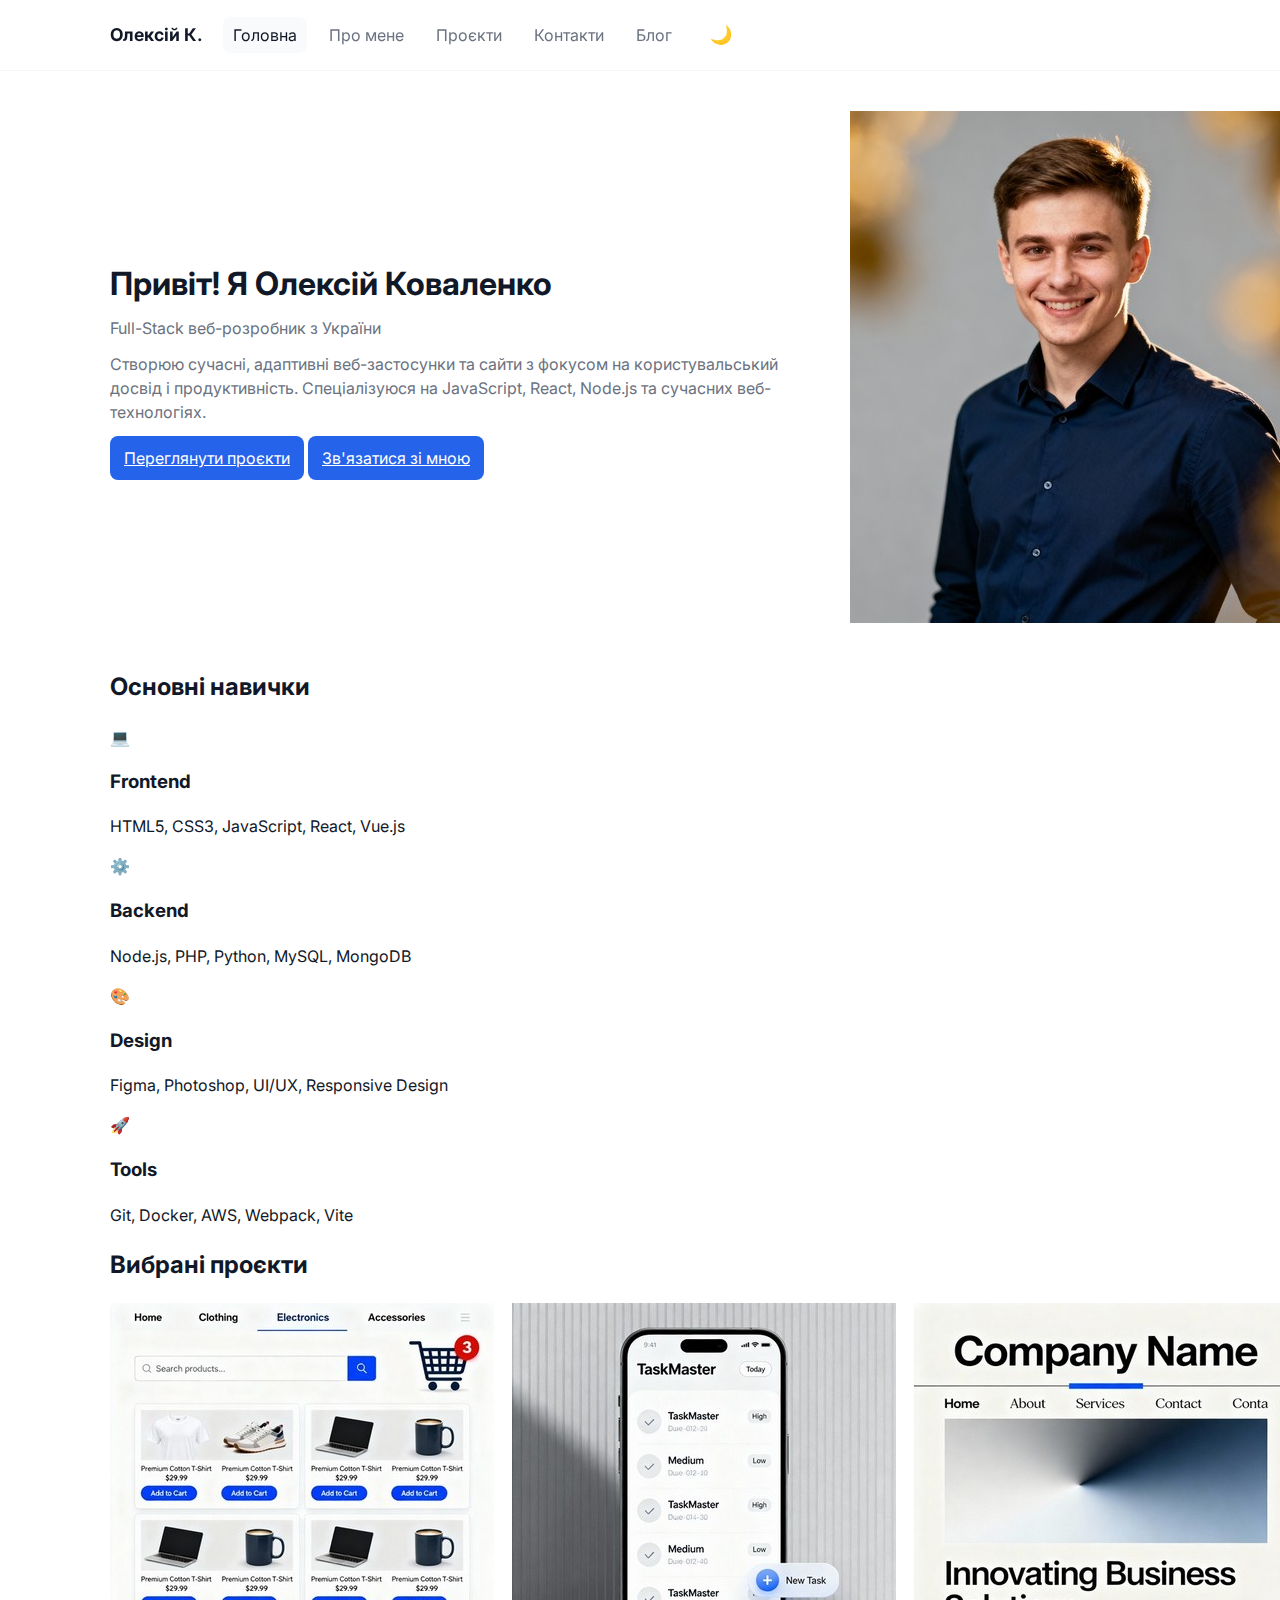
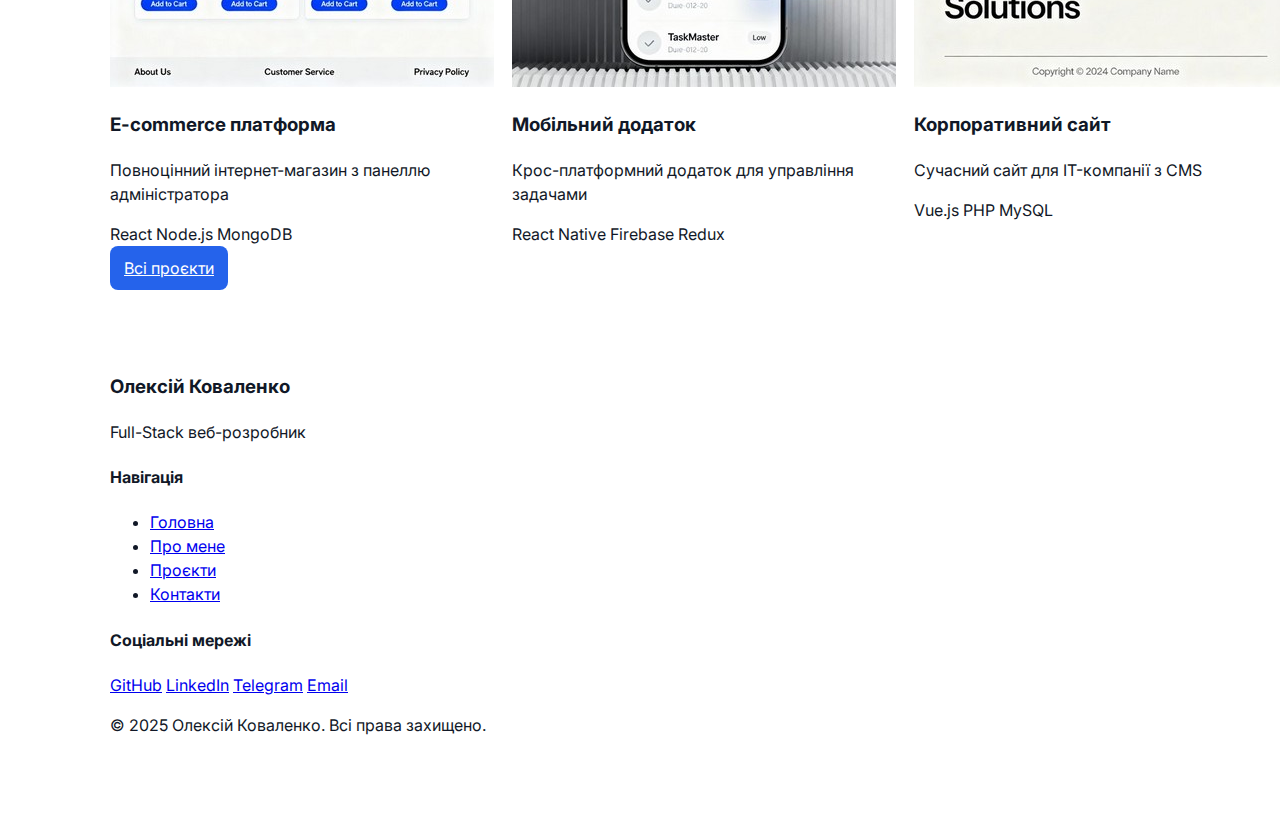
<file: index.html>
<!DOCTYPE html>
<html lang="uk">
<head>
    <meta charset="UTF-8">
    <meta name="viewport" content="width=device-width, initial-scale=1.0">
    <title>Олексій Коваленко - Веб-розробник</title>
    <link rel="preconnect" href="https://fonts.googleapis.com">
    <link rel="preconnect" href="https://fonts.gstatic.com" crossorigin>
    <link href="https://fonts.googleapis.com/css2?family=Inter:wght@300;400;500;600;700&display=swap" rel="stylesheet">
    <link rel="stylesheet" href="css/style.css">
</head>
<body>
    <!-- Header -->
    <header class="header">
        <div class="container">
            <div class="logo">
                <a href="index.html">Олексій К.</a>
            </div>
            <nav class="nav">
                <ul>
                    <li><a href="index.html" class="nav-link active">Головна</a></li>
                    <li><a href="pages/about.html" class="nav-link">Про мене</a></li>
                    <li><a href="pages/projects.html" class="nav-link">Проєкти</a></li>
                    <li><a href="pages/contact.html" class="nav-link">Контакти</a></li>
                    <li><a href="pages/blog.html" class="nav-link">Блог</a></li>
                </ul>
            </nav>
            <button class="theme-toggle" id="themeToggle" aria-label="Змінити тему">
                <span class="theme-icon">🌙</span>
            </button>
            <div class="mobile-menu-btn" id="mobileMenuBtn">
                <span></span>
                <span></span>
                <span></span>
            </div>
        </div>
    </header>

    <!-- Hero Section -->
    <section class="hero">
        <div class="container">
            <div class="hero-content">
                <div class="hero-text">
                    <h1 class="hero-title">
                        Привіт! Я <span class="highlight">Олексій Коваленко</span>
                    </h1>
                    <p class="hero-subtitle">Full-Stack веб-розробник з України</p>
                    <p class="hero-description">
                        Створюю сучасні, адаптивні веб-застосунки та сайти з фокусом на 
                        користувальський досвід і продуктивність. Спеціалізуюся на JavaScript, 
                        React, Node.js та сучасних веб-технологіях.
                    </p>
                    <div class="hero-buttons">
                        <a href="pages/projects.html" class="btn btn-primary">Переглянути проєкти</a>
                        <a href="pages/contact.html" class="btn btn-secondary">Зв'язатися зі мною</a>
                    </div>
                </div>
                <div class="hero-image">
                    <img src="img/profile.jpg" alt="Олексій Коваленко" class="profile-img">
                    <div class="profile-decoration"></div>
                </div>
            </div>
        </div>
    </section>

    <!-- Skills Preview -->
    <section class="skills-preview">
        <div class="container">
            <h2 class="section-title">Основні навички</h2>
            <div class="skills-grid">
                <div class="skill-card">
                    <div class="skill-icon">💻</div>
                    <h3>Frontend</h3>
                    <p>HTML5, CSS3, JavaScript, React, Vue.js</p>
                </div>
                <div class="skill-card">
                    <div class="skill-icon">⚙️</div>
                    <h3>Backend</h3>
                    <p>Node.js, PHP, Python, MySQL, MongoDB</p>
                </div>
                <div class="skill-card">
                    <div class="skill-icon">🎨</div>
                    <h3>Design</h3>
                    <p>Figma, Photoshop, UI/UX, Responsive Design</p>
                </div>
                <div class="skill-card">
                    <div class="skill-icon">🚀</div>
                    <h3>Tools</h3>
                    <p>Git, Docker, AWS, Webpack, Vite</p>
                </div>
            </div>
        </div>
    </section>

    <!-- Featured Projects -->
    <section class="featured-projects">
        <div class="container">
            <h2 class="section-title">Вибрані проєкти</h2>
            <div class="projects-grid">
                <div class="project-card">
                    <div class="project-image">
                        <img src="img/project1.jpg" alt="E-commerce платформа">
                    </div>
                    <div class="project-content">
                        <h3>E-commerce платформа</h3>
                        <p>Повноцінний інтернет-магазин з панеллю адміністратора</p>
                        <div class="project-tech">
                            <span>React</span>
                            <span>Node.js</span>
                            <span>MongoDB</span>
                        </div>
                    </div>
                </div>
                <div class="project-card">
                    <div class="project-image">
                        <img src="img/project2.jpg" alt="Мобільний додаток">
                    </div>
                    <div class="project-content">
                        <h3>Мобільний додаток</h3>
                        <p>Крос-платформний додаток для управління задачами</p>
                        <div class="project-tech">
                            <span>React Native</span>
                            <span>Firebase</span>
                            <span>Redux</span>
                        </div>
                    </div>
                </div>
                <div class="project-card">
                    <div class="project-image">
                        <img src="img/project3.jpg" alt="Корпоративний сайт">
                    </div>
                    <div class="project-content">
                        <h3>Корпоративний сайт</h3>
                        <p>Сучасний сайт для IT-компанії з CMS</p>
                        <div class="project-tech">
                            <span>Vue.js</span>
                            <span>PHP</span>
                            <span>MySQL</span>
                        </div>
                    </div>
                </div>
            </div>
            <div class="text-center">
                <a href="pages/projects.html" class="btn btn-outline">Всі проєкти</a>
            </div>
        </div>
    </section>

    <!-- Footer -->
    <footer class="footer">
        <div class="container">
            <div class="footer-content">
                <div class="footer-section">
                    <h3>Олексій Коваленко</h3>
                    <p>Full-Stack веб-розробник</p>
                </div>
                <div class="footer-section">
                    <h4>Навігація</h4>
                    <ul>
                        <li><a href="index.html">Головна</a></li>
                        <li><a href="pages/about.html">Про мене</a></li>
                        <li><a href="pages/projects.html">Проєкти</a></li>
                        <li><a href="pages/contact.html">Контакти</a></li>
                    </ul>
                </div>
                <div class="footer-section">
                    <h4>Соціальні мережі</h4>
                    <div class="social-links">
                        <a href="#" aria-label="GitHub">GitHub</a>
                        <a href="#" aria-label="LinkedIn">LinkedIn</a>
                        <a href="#" aria-label="Telegram">Telegram</a>
                        <a href="#" aria-label="Email">Email</a>
                    </div>
                </div>
            </div>
            <div class="footer-bottom">
                <p>&copy; 2025 Олексій Коваленко. Всі права захищено.</p>
            </div>
        </div>
    </footer>

    <script src="js/script.js"></script>
</body>
</html>
</file>
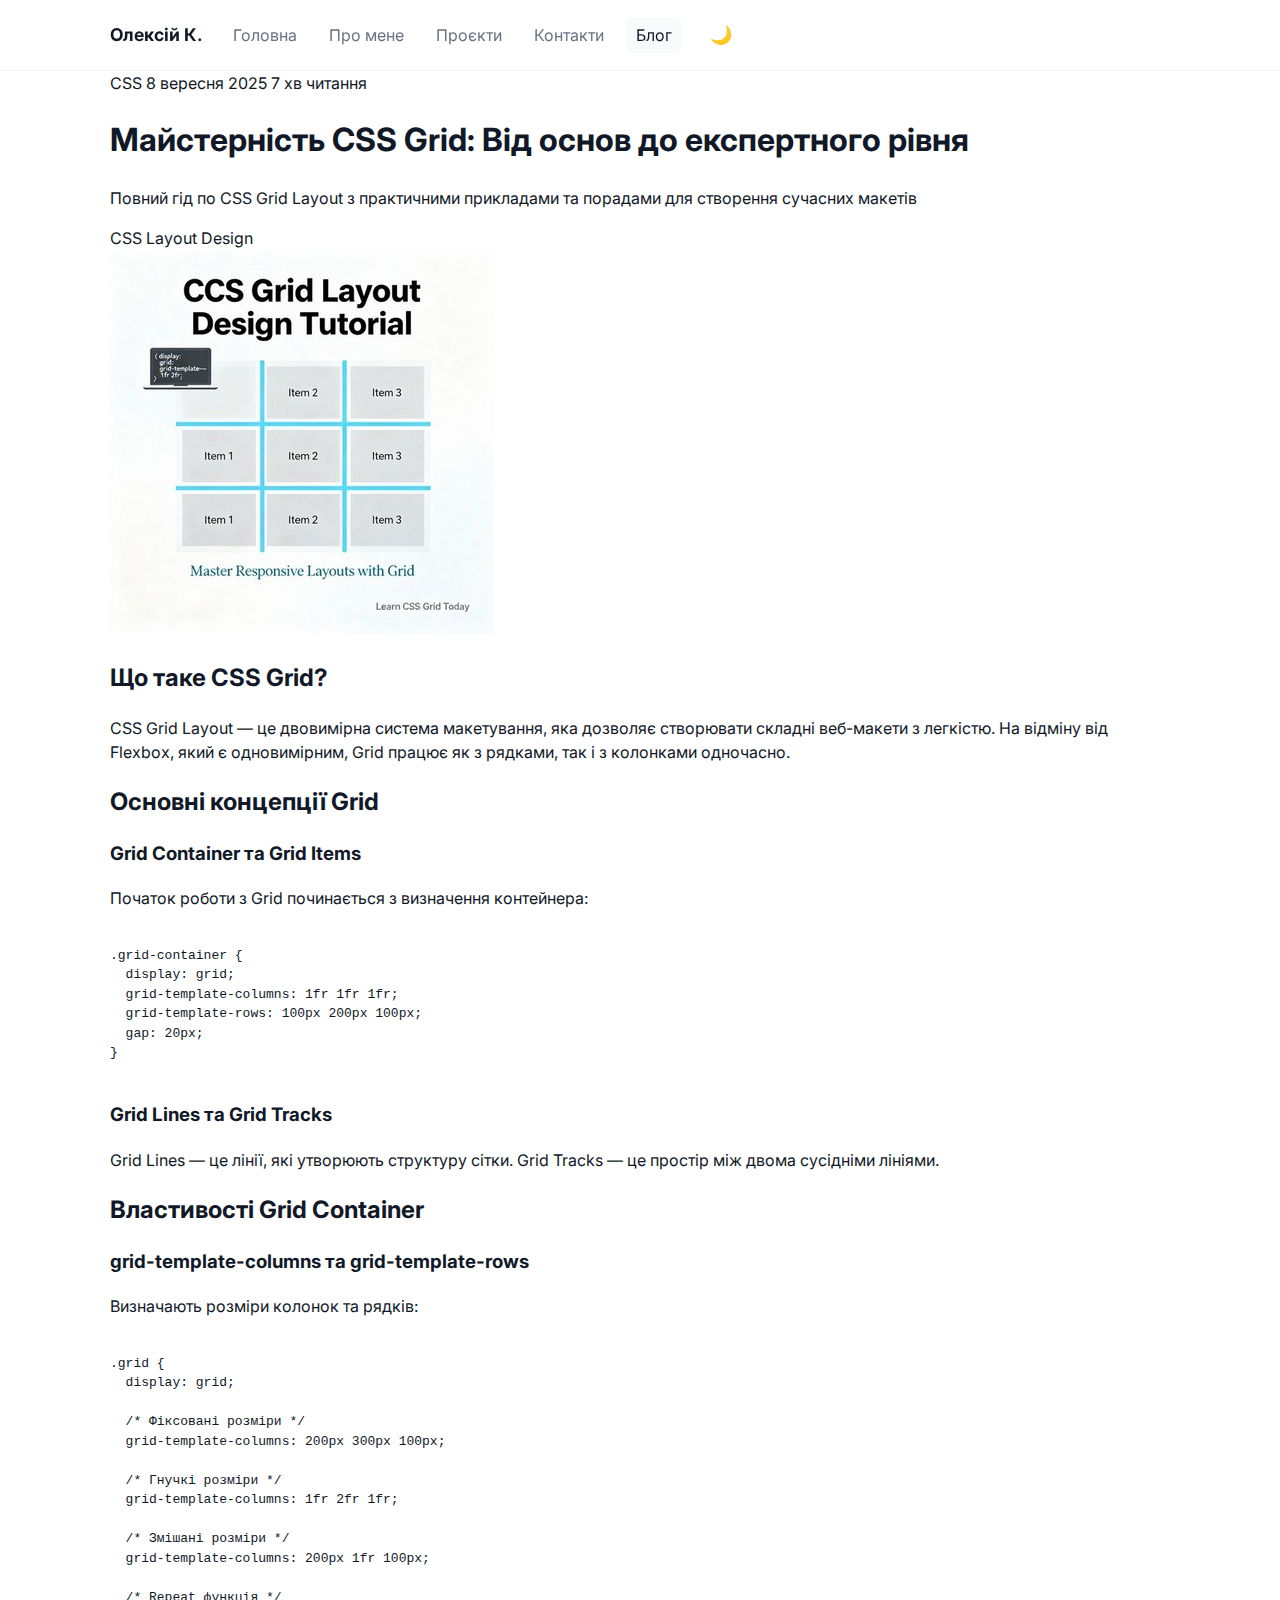
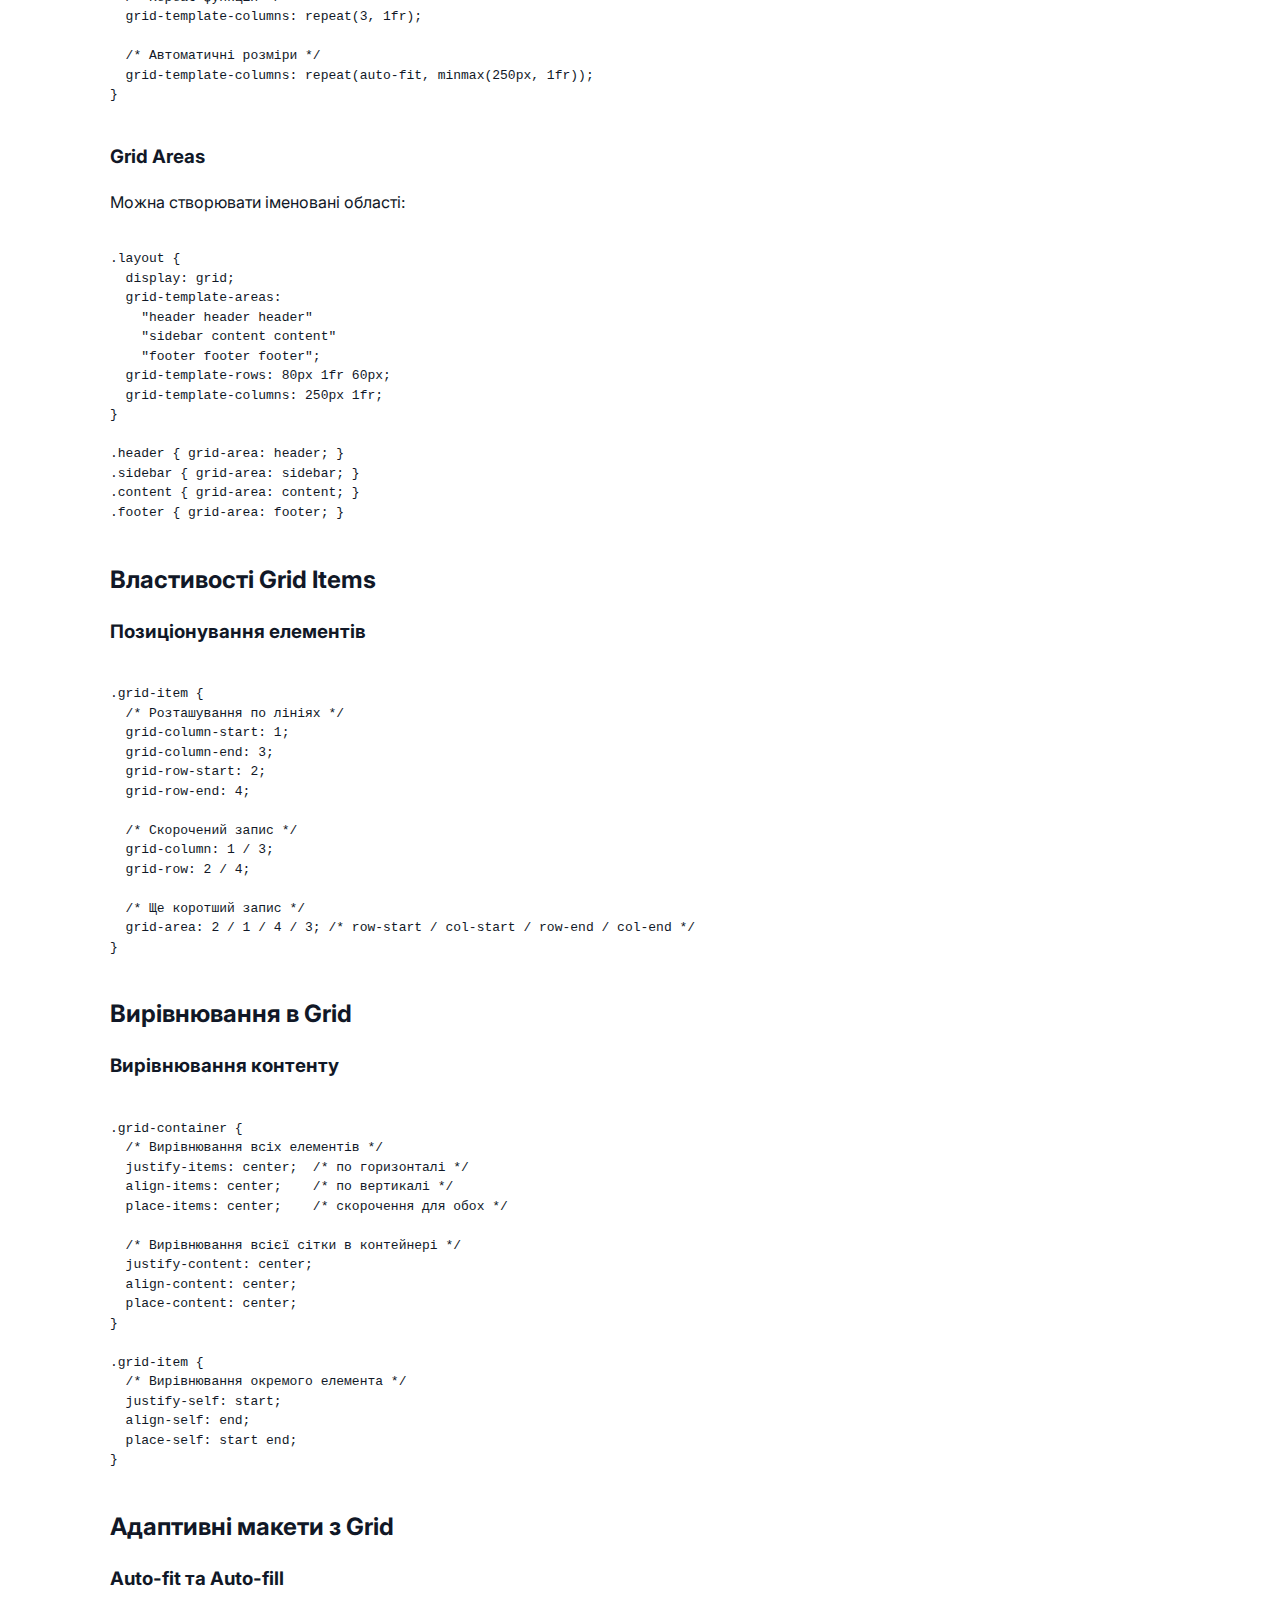
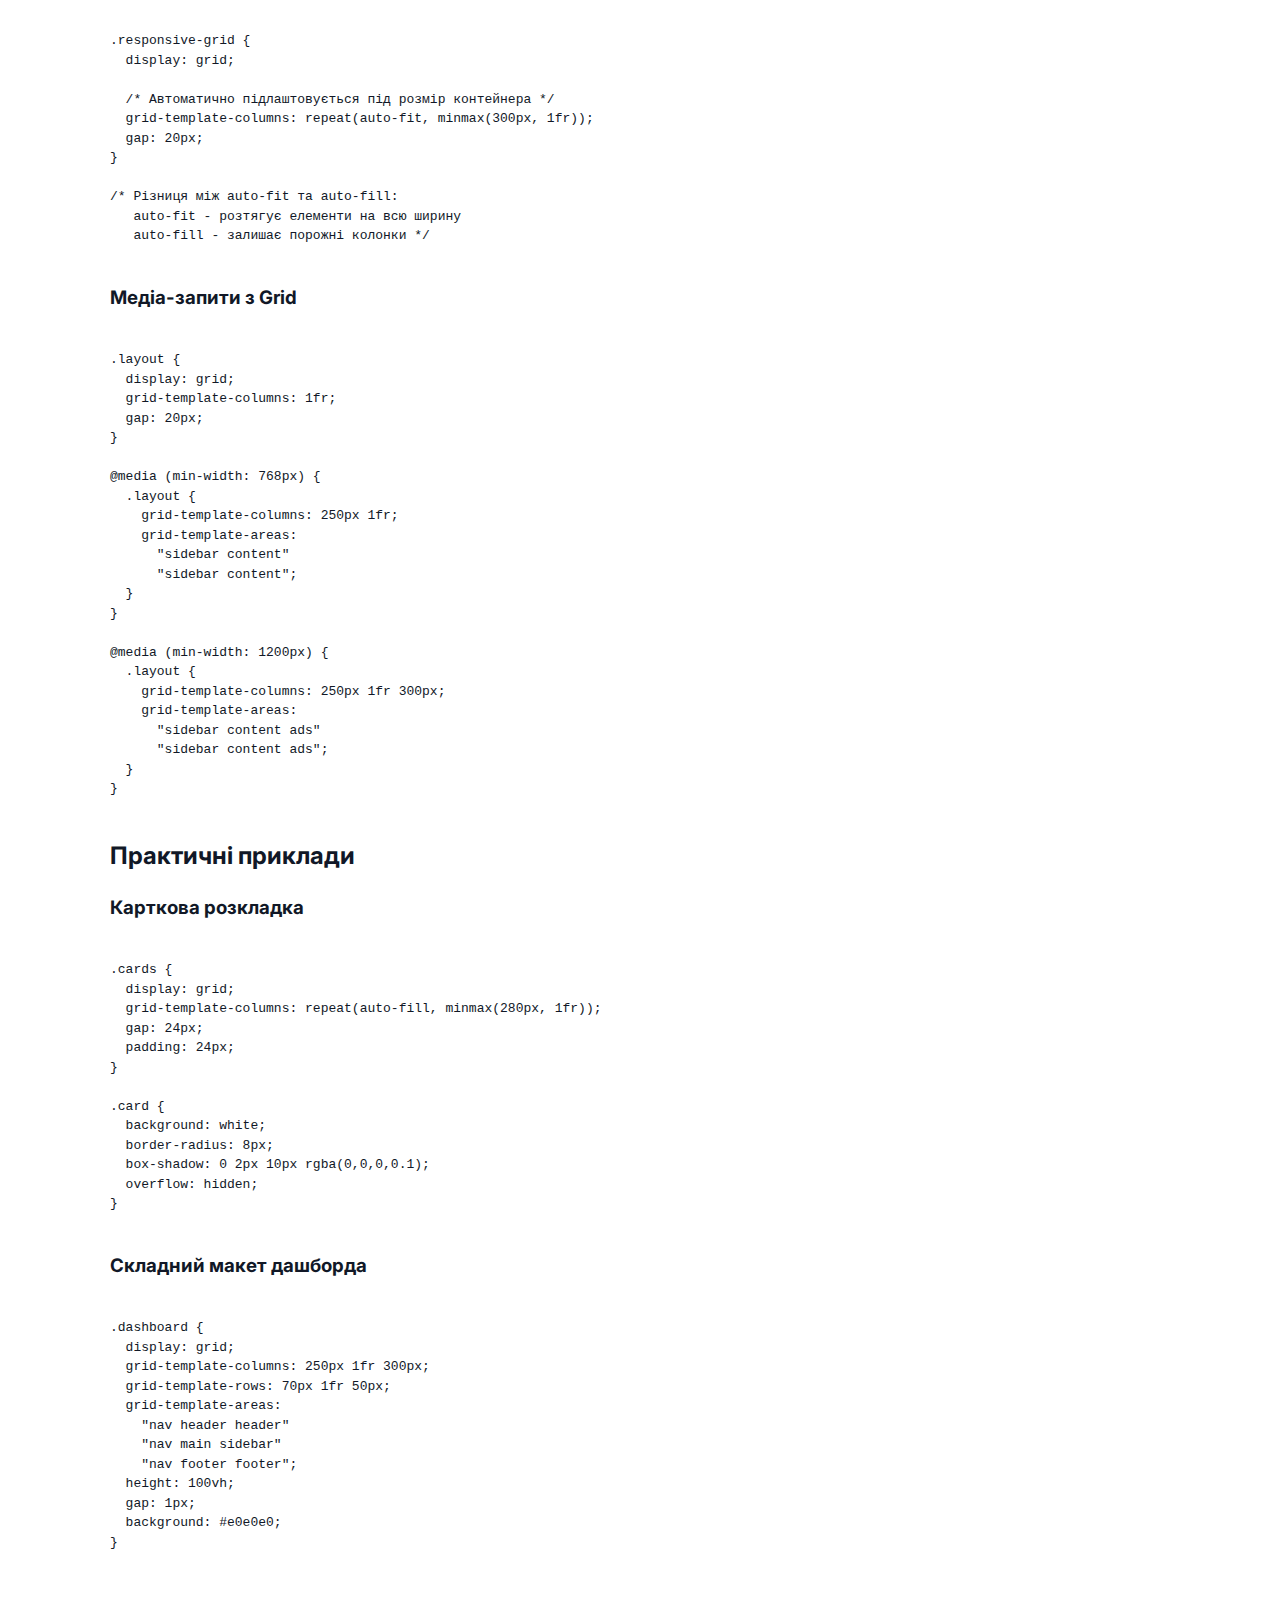
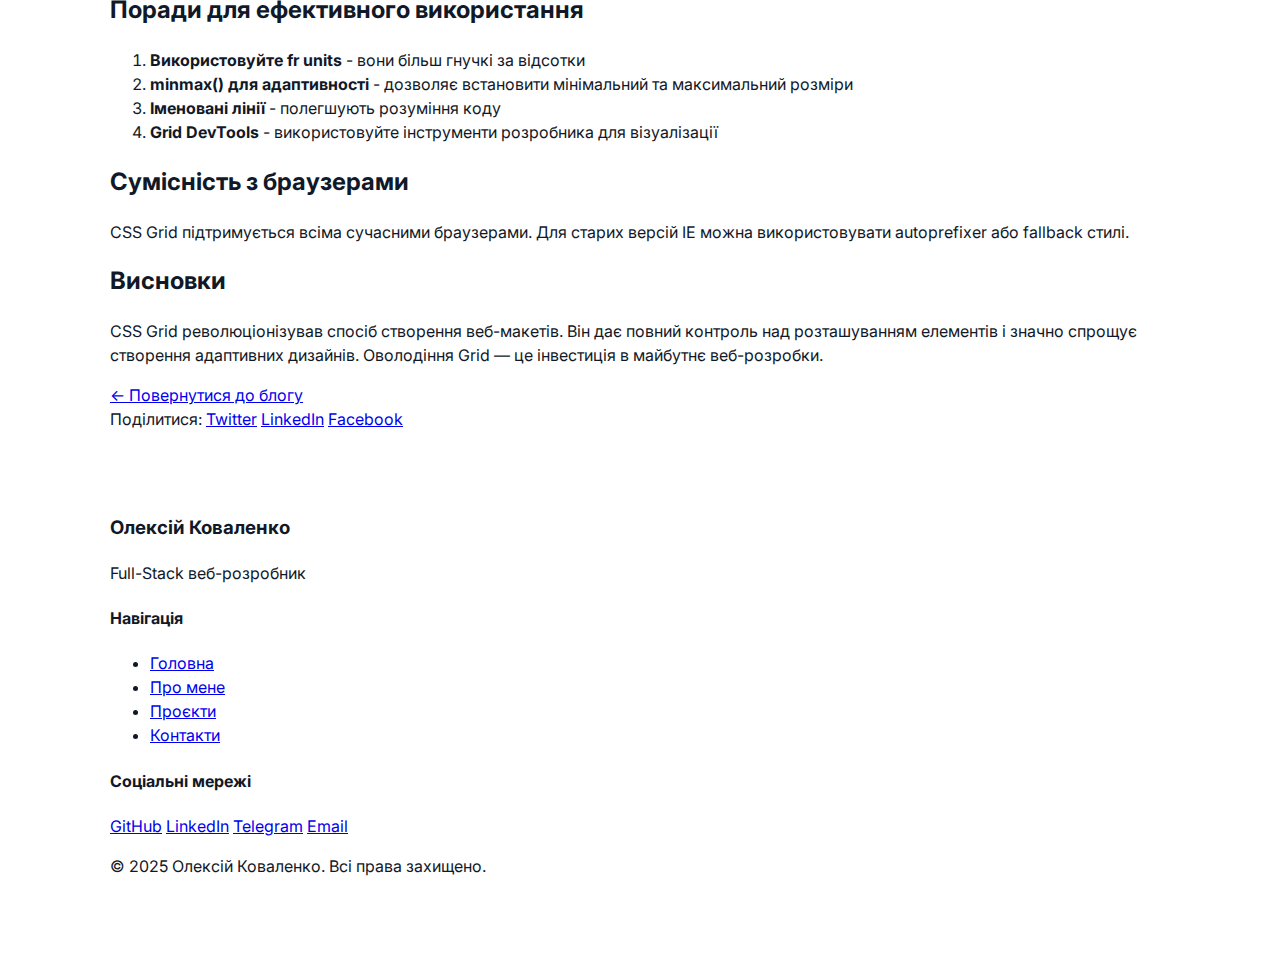
<file: blog-posts/css-grid-mastery.html>
<!DOCTYPE html>
<html lang="uk">
<head>
<meta charset="UTF-8">
<meta name="viewport" content="width=device-width, initial-scale=1.0">
<title>Майстерність CSS Grid: Від основ до експертного рівня - Олексій Коваленко</title>
<link rel="preconnect" href="https://fonts.googleapis.com">
<link rel="preconnect" href="https://fonts.gstatic.com" crossorigin>
<link href="https://fonts.googleapis.com/css2?family=Inter:wght@300;400;500;600;700&display=swap" rel="stylesheet">
<link rel="stylesheet" href="../../css/style.css">
</head>
<body>
    <!-- Header -->
    <header class="header">
        <div class="container">
            <div class="logo">
                <a href="../../index.html">Олексій К.</a>
            </div>
            <nav class="nav">
                <ul>
                    <li><a href="../../index.html" class="nav-link">Головна</a></li>
                    <li><a href="../about.html" class="nav-link">Про мене</a></li>
                    <li><a href="../projects.html" class="nav-link">Проєкти</a></li>
                    <li><a href="../contact.html" class="nav-link">Контакти</a></li>
                    <li><a href="../blog.html" class="nav-link active">Блог</a></li>
                </ul>
            </nav>
            <button class="theme-toggle" id="themeToggle" aria-label="Змінити тему">
                <span class="theme-icon">🌙</span>
            </button>
        </div>
    </header>

    <!-- Article Header -->
    <section class="article-header">
        <div class="container">
            <div class="article-meta">
                <span class="article-category">CSS</span>
                <span class="article-date">8 вересня 2025</span>
                <span class="article-read-time">7 хв читання</span>
            </div>
            <h1 class="article-title">Майстерність CSS Grid: Від основ до експертного рівня</h1>
            <p class="article-subtitle">Повний гід по CSS Grid Layout з практичними прикладами та порадами для створення сучасних макетів</p>
            <div class="article-tags">
                <span class="tag">CSS</span>
                <span class="tag">Layout</span>
                <span class="tag">Design</span>
            </div>
        </div>
    </section>

    <!-- Article Content -->
    <article class="article-content">
        <div class="container">
            <div class="article-body">
                <img src="../../img/blog2.jpg" alt="CSS Grid Layout" class="article-image">

                <h2>Що таке CSS Grid?</h2>
                <p>CSS Grid Layout — це двовимірна система макетування, яка дозволяє створювати складні веб-макети з легкістю. На відміну від Flexbox, який є одновимірним, Grid працює як з рядками, так і з колонками одночасно.</p>

                <h2>Основні концепції Grid</h2>
                <h3>Grid Container та Grid Items</h3>
                <p>Початок роботи з Grid починається з визначення контейнера:</p>

                <pre><code>
.grid-container {
  display: grid;
  grid-template-columns: 1fr 1fr 1fr;
  grid-template-rows: 100px 200px 100px;
  gap: 20px;
}
                </code></pre>

                <h3>Grid Lines та Grid Tracks</h3>
                <p>Grid Lines — це лінії, які утворюють структуру сітки. Grid Tracks — це простір між двома сусідніми лініями.</p>

                <h2>Властивості Grid Container</h2>
                <h3>grid-template-columns та grid-template-rows</h3>
                <p>Визначають розміри колонок та рядків:</p>

                <pre><code>
.grid {
  display: grid;

  /* Фіксовані розміри */
  grid-template-columns: 200px 300px 100px;

  /* Гнучкі розміри */
  grid-template-columns: 1fr 2fr 1fr;

  /* Змішані розміри */
  grid-template-columns: 200px 1fr 100px;

  /* Repeat функція */
  grid-template-columns: repeat(3, 1fr);

  /* Автоматичні розміри */
  grid-template-columns: repeat(auto-fit, minmax(250px, 1fr));
}
                </code></pre>

                <h3>Grid Areas</h3>
                <p>Можна створювати іменовані області:</p>

                <pre><code>
.layout {
  display: grid;
  grid-template-areas: 
    "header header header"
    "sidebar content content"
    "footer footer footer";
  grid-template-rows: 80px 1fr 60px;
  grid-template-columns: 250px 1fr;
}

.header { grid-area: header; }
.sidebar { grid-area: sidebar; }
.content { grid-area: content; }
.footer { grid-area: footer; }
                </code></pre>

                <h2>Властивості Grid Items</h2>
                <h3>Позиціонування елементів</h3>
                <pre><code>
.grid-item {
  /* Розташування по лініях */
  grid-column-start: 1;
  grid-column-end: 3;
  grid-row-start: 2;
  grid-row-end: 4;

  /* Скорочений запис */
  grid-column: 1 / 3;
  grid-row: 2 / 4;

  /* Ще коротший запис */
  grid-area: 2 / 1 / 4 / 3; /* row-start / col-start / row-end / col-end */
}
                </code></pre>

                <h2>Вирівнювання в Grid</h2>
                <h3>Вирівнювання контенту</h3>
                <pre><code>
.grid-container {
  /* Вирівнювання всіх елементів */
  justify-items: center;  /* по горизонталі */
  align-items: center;    /* по вертикалі */
  place-items: center;    /* скорочення для обох */

  /* Вирівнювання всієї сітки в контейнері */
  justify-content: center;
  align-content: center;
  place-content: center;
}

.grid-item {
  /* Вирівнювання окремого елемента */
  justify-self: start;
  align-self: end;
  place-self: start end;
}
                </code></pre>

                <h2>Адаптивні макети з Grid</h2>
                <h3>Auto-fit та Auto-fill</h3>
                <pre><code>
.responsive-grid {
  display: grid;

  /* Автоматично підлаштовується під розмір контейнера */
  grid-template-columns: repeat(auto-fit, minmax(300px, 1fr));
  gap: 20px;
}

/* Різниця між auto-fit та auto-fill:
   auto-fit - розтягує елементи на всю ширину
   auto-fill - залишає порожні колонки */
                </code></pre>

                <h3>Медіа-запити з Grid</h3>
                <pre><code>
.layout {
  display: grid;
  grid-template-columns: 1fr;
  gap: 20px;
}

@media (min-width: 768px) {
  .layout {
    grid-template-columns: 250px 1fr;
    grid-template-areas: 
      "sidebar content"
      "sidebar content";
  }
}

@media (min-width: 1200px) {
  .layout {
    grid-template-columns: 250px 1fr 300px;
    grid-template-areas: 
      "sidebar content ads"
      "sidebar content ads";
  }
}
                </code></pre>

                <h2>Практичні приклади</h2>
                <h3>Карткова розкладка</h3>
                <pre><code>
.cards {
  display: grid;
  grid-template-columns: repeat(auto-fill, minmax(280px, 1fr));
  gap: 24px;
  padding: 24px;
}

.card {
  background: white;
  border-radius: 8px;
  box-shadow: 0 2px 10px rgba(0,0,0,0.1);
  overflow: hidden;
}
                </code></pre>

                <h3>Складний макет дашборда</h3>
                <pre><code>
.dashboard {
  display: grid;
  grid-template-columns: 250px 1fr 300px;
  grid-template-rows: 70px 1fr 50px;
  grid-template-areas: 
    "nav header header"
    "nav main sidebar"
    "nav footer footer";
  height: 100vh;
  gap: 1px;
  background: #e0e0e0;
}
                </code></pre>

                <h2>Поради для ефективного використання</h2>
                <ol>
                    <li><strong>Використовуйте fr units</strong> - вони більш гнучкі за відсотки</li>
                    <li><strong>minmax() для адаптивності</strong> - дозволяє встановити мінімальний та максимальний розміри</li>
                    <li><strong>Іменовані лінії</strong> - полегшують розуміння коду</li>
                    <li><strong>Grid DevTools</strong> - використовуйте інструменти розробника для візуалізації</li>
                </ol>

                <h2>Сумісність з браузерами</h2>
                <p>CSS Grid підтримується всіма сучасними браузерами. Для старих версій IE можна використовувати autoprefixer або fallback стилі.</p>

                <h2>Висновки</h2>
                <p>CSS Grid революціонізував спосіб створення веб-макетів. Він дає повний контроль над розташуванням елементів і значно спрощує створення адаптивних дизайнів. Оволодіння Grid — це інвестиція в майбутнє веб-розробки.</p>
            </div>

            <div class="article-navigation">
                <a href="../blog.html" class="back-to-blog">← Повернутися до блогу</a>
                <div class="article-share">
                    <span>Поділитися:</span>
                    <a href="#">Twitter</a>
                    <a href="#">LinkedIn</a>
                    <a href="#">Facebook</a>
                </div>
            </div>
        </div>
    </article>

    <!-- Footer -->
    <footer class="footer">
        <div class="container">
            <div class="footer-content">
                <div class="footer-section">
                    <h3>Олексій Коваленко</h3>
                    <p>Full-Stack веб-розробник</p>
                </div>
                <div class="footer-section">
                    <h4>Навігація</h4>
                    <ul>
                        <li><a href="../../index.html">Головна</a></li>
                        <li><a href="../about.html">Про мене</a></li>
                        <li><a href="../projects.html">Проєкти</a></li>
                        <li><a href="../contact.html">Контакти</a></li>
                    </ul>
                </div>
                <div class="footer-section">
                    <h4>Соціальні мережі</h4>
                    <div class="social-links">
                        <a href="#" aria-label="GitHub">GitHub</a>
                        <a href="#" aria-label="LinkedIn">LinkedIn</a>
                        <a href="#" aria-label="Telegram">Telegram</a>
                        <a href="#" aria-label="Email">Email</a>
                    </div>
                </div>
            </div>
            <div class="footer-bottom">
                <p>&copy; 2025 Олексій Коваленко. Всі права захищено.</p>
            </div>
        </div>
    </footer>

    <script src="../../js/script.js"></script>
</body>
</html>
</file>
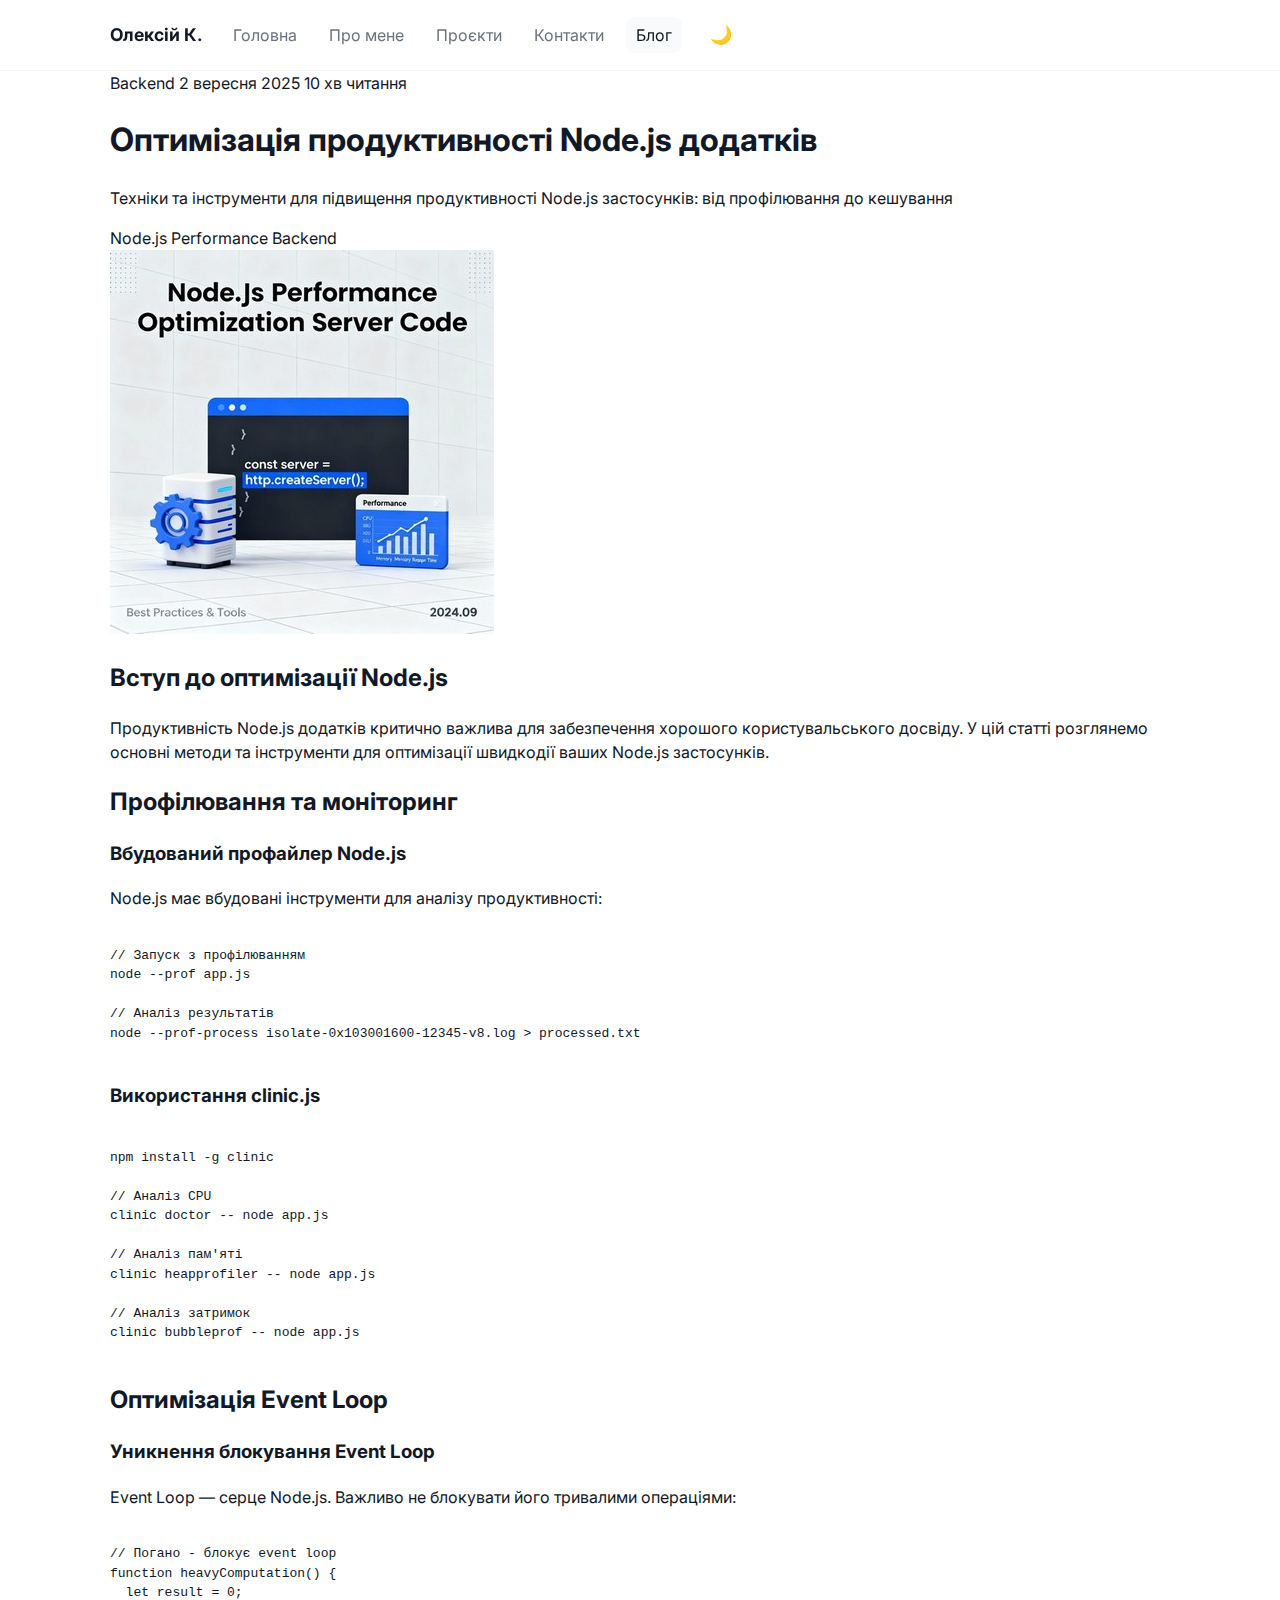
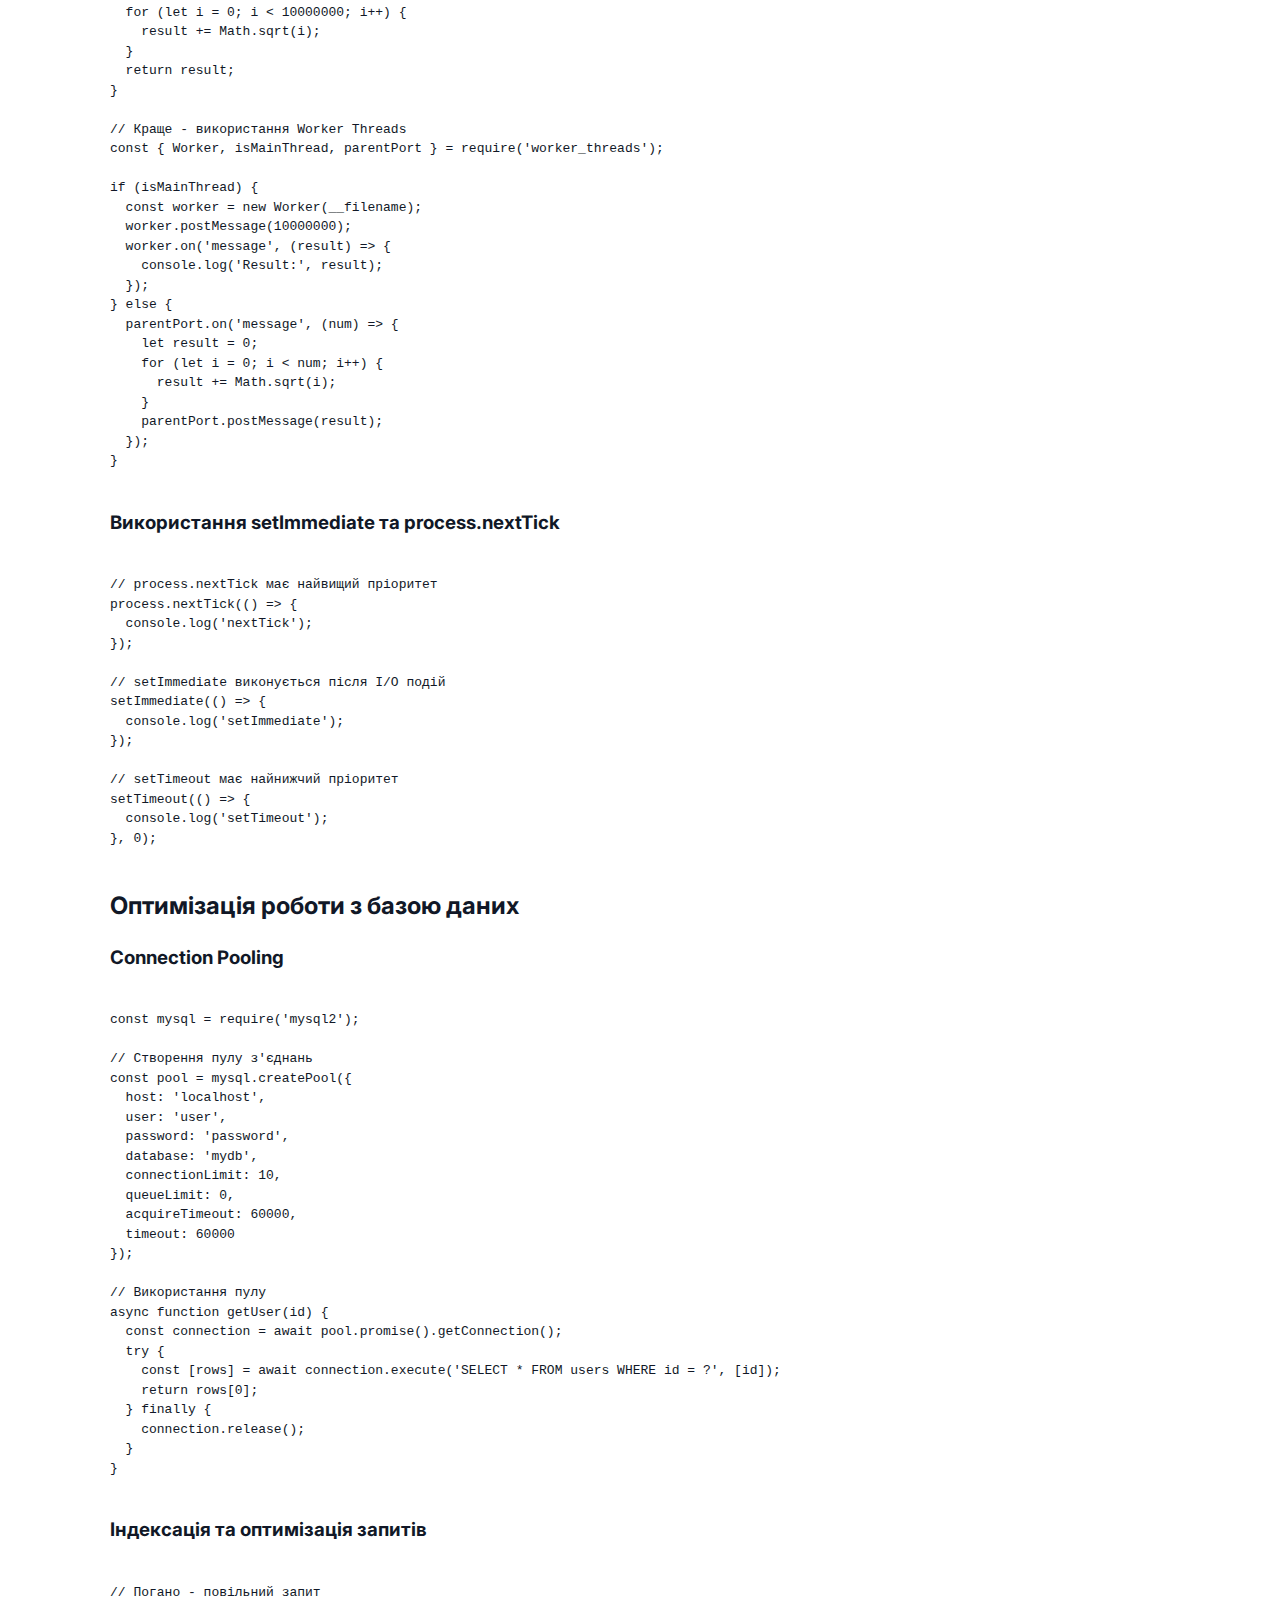
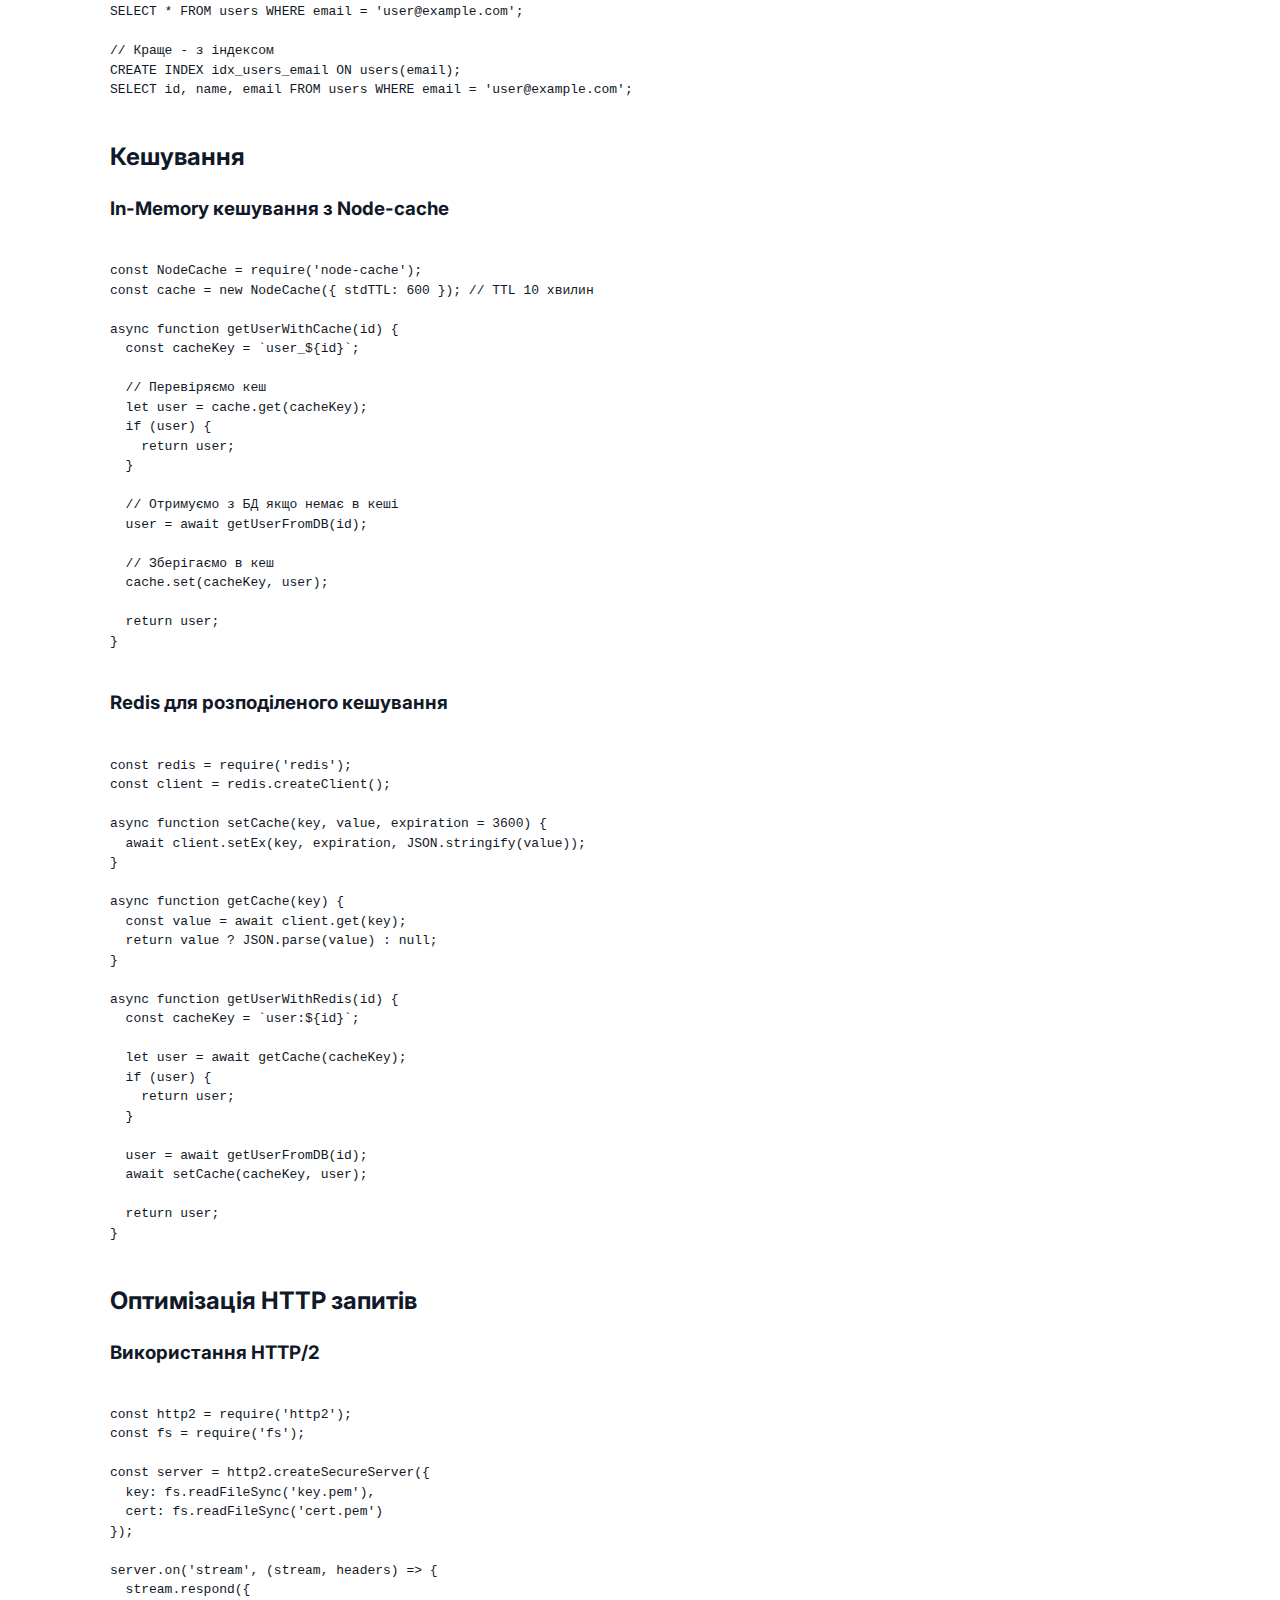
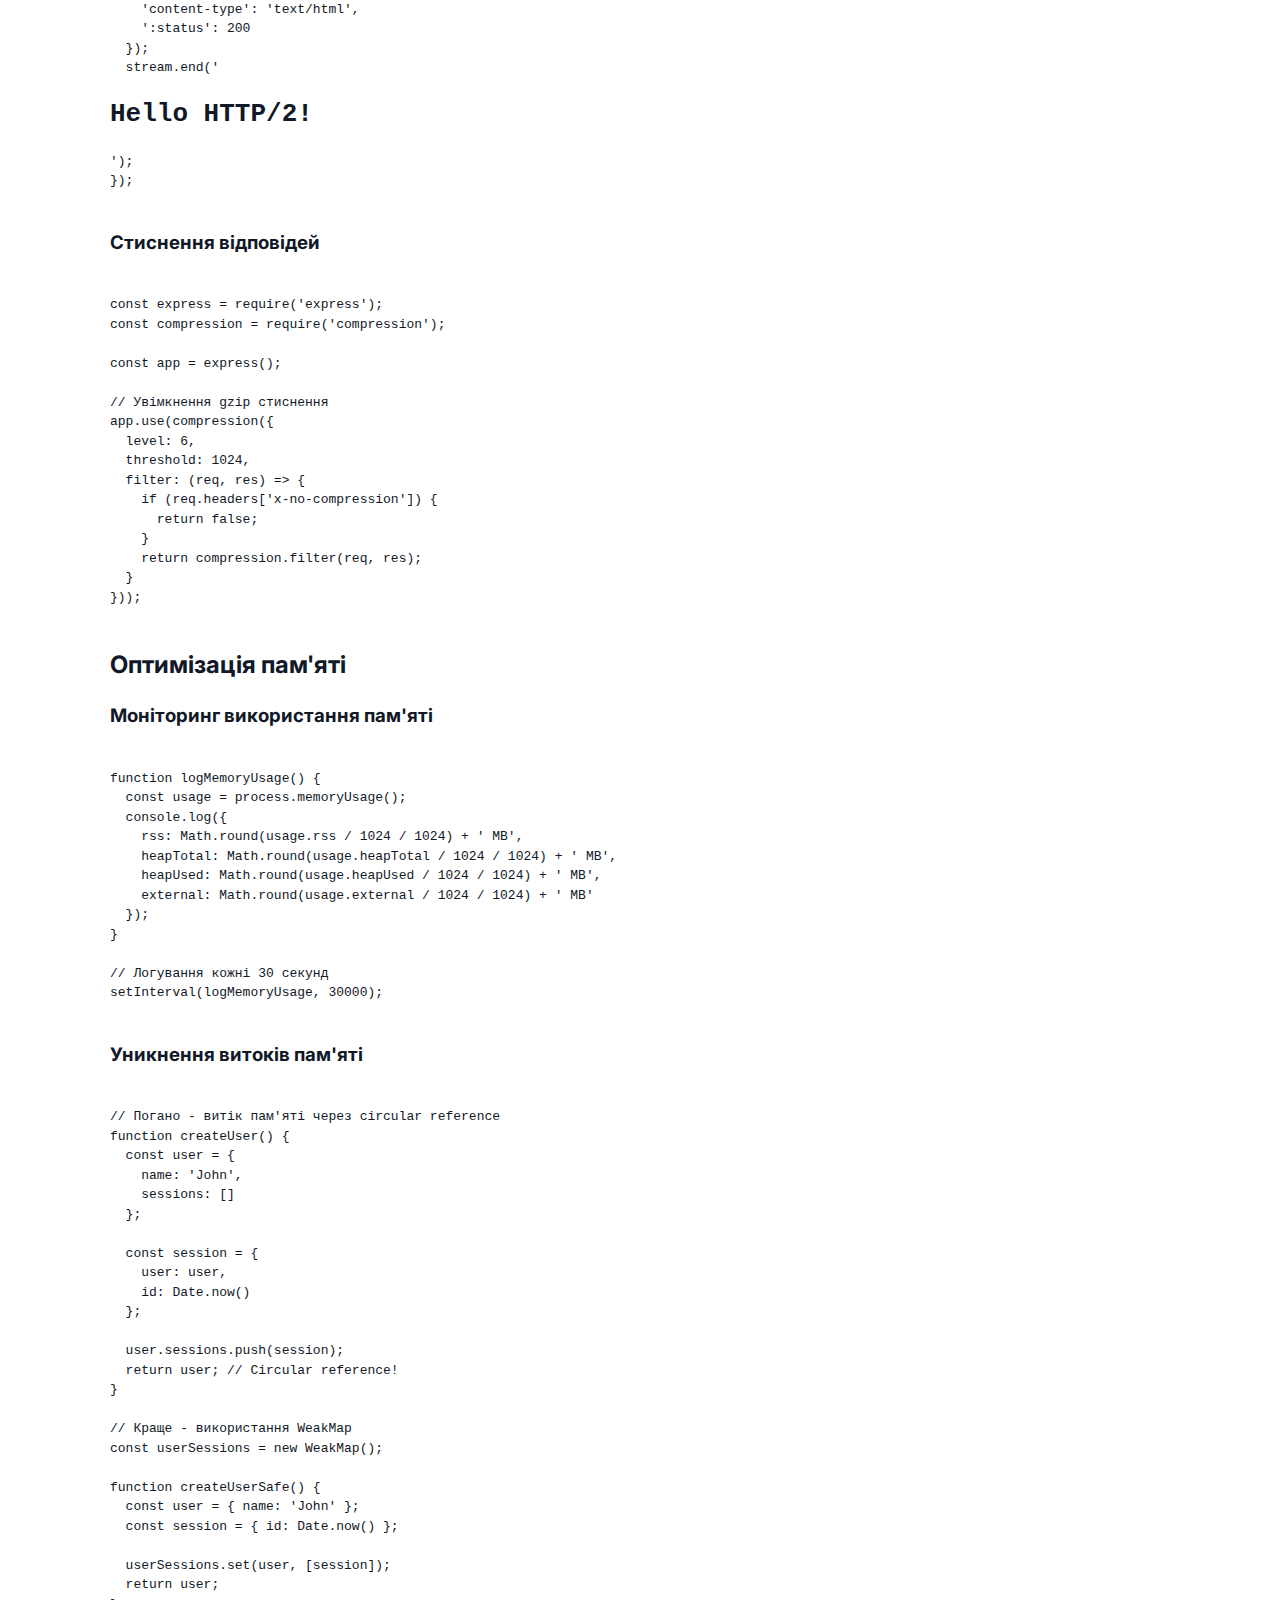
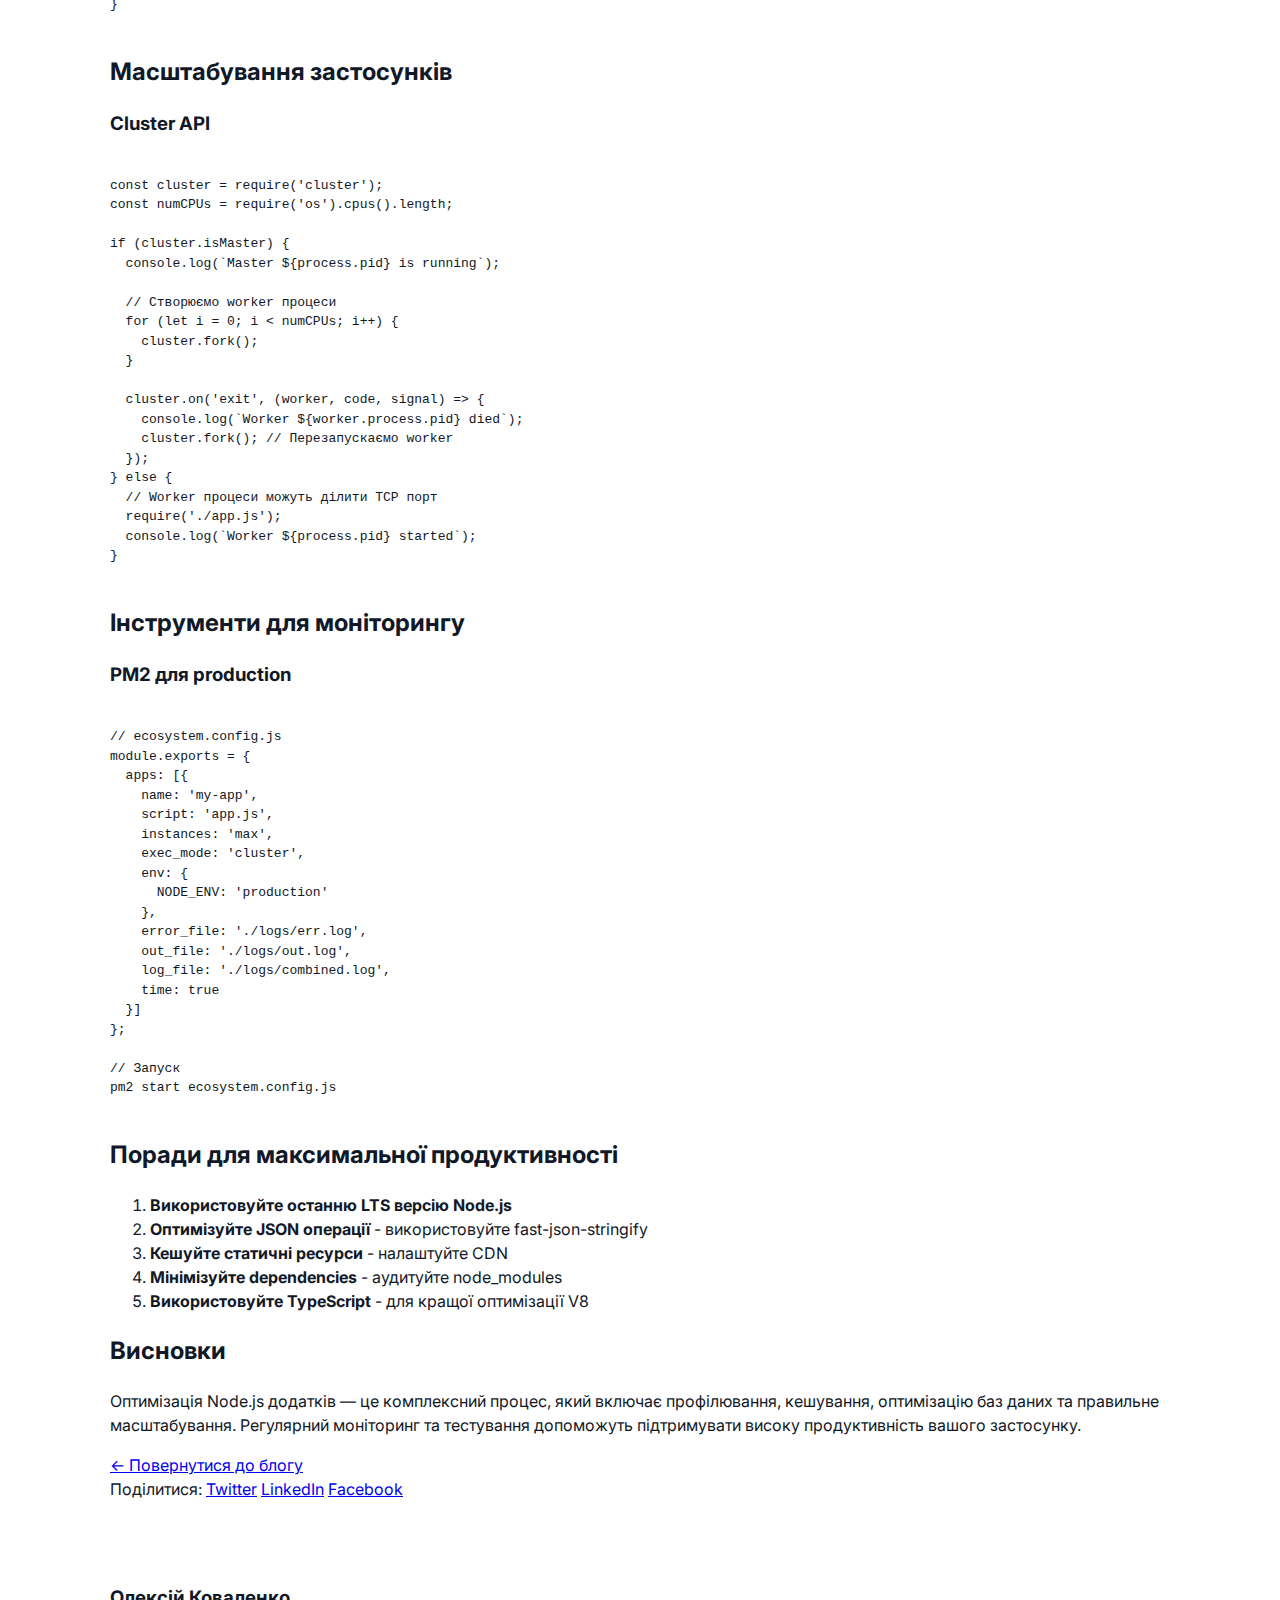
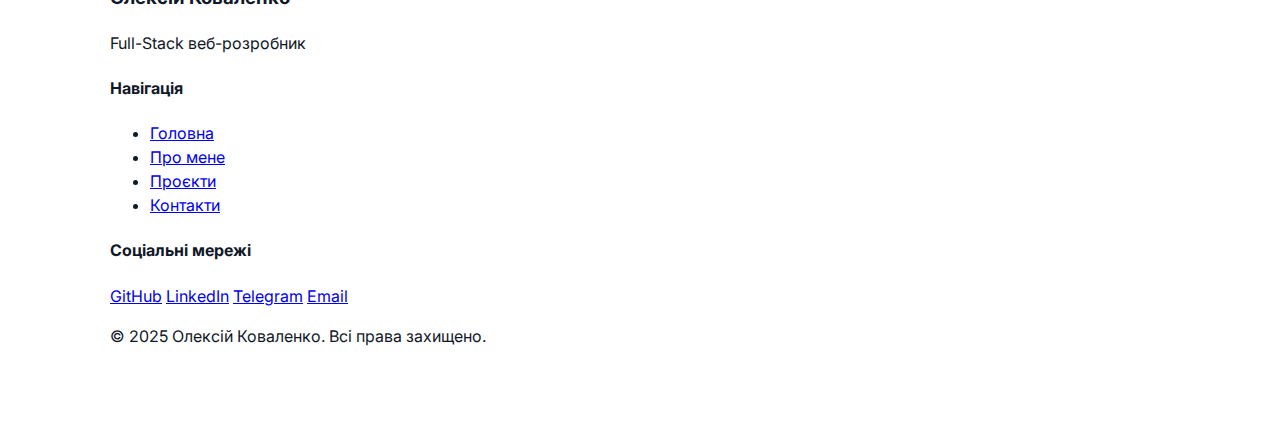
<file: blog-posts/nodejs-performance.html>
<!DOCTYPE html>
<html lang="uk">
<head>
<meta charset="UTF-8">
<meta name="viewport" content="width=device-width, initial-scale=1.0">
<title>Оптимізація продуктивності Node.js додатків - Олексій Коваленко</title>
<link rel="preconnect" href="https://fonts.googleapis.com">
<link rel="preconnect" href="https://fonts.gstatic.com" crossorigin>
<link href="https://fonts.googleapis.com/css2?family=Inter:wght@300;400;500;600;700&display=swap" rel="stylesheet">
<link rel="stylesheet" href="../../css/style.css">
</head>
<body>
    <!-- Header -->
    <header class="header">
        <div class="container">
            <div class="logo">
                <a href="../../index.html">Олексій К.</a>
            </div>
            <nav class="nav">
                <ul>
                    <li><a href="../../index.html" class="nav-link">Головна</a></li>
                    <li><a href="../about.html" class="nav-link">Про мене</a></li>
                    <li><a href="../projects.html" class="nav-link">Проєкти</a></li>
                    <li><a href="../contact.html" class="nav-link">Контакти</a></li>
                    <li><a href="../blog.html" class="nav-link active">Блог</a></li>
                </ul>
            </nav>
            <button class="theme-toggle" id="themeToggle" aria-label="Змінити тему">
                <span class="theme-icon">🌙</span>
            </button>
        </div>
    </header>

    <!-- Article Header -->
    <section class="article-header">
        <div class="container">
            <div class="article-meta">
                <span class="article-category">Backend</span>
                <span class="article-date">2 вересня 2025</span>
                <span class="article-read-time">10 хв читання</span>
            </div>
            <h1 class="article-title">Оптимізація продуктивності Node.js додатків</h1>
            <p class="article-subtitle">Техніки та інструменти для підвищення продуктивності Node.js застосунків: від профілювання до кешування</p>
            <div class="article-tags">
                <span class="tag">Node.js</span>
                <span class="tag">Performance</span>
                <span class="tag">Backend</span>
            </div>
        </div>
    </section>

    <!-- Article Content -->
    <article class="article-content">
        <div class="container">
            <div class="article-body">
                <img src="../../img/blog3.jpg" alt="Node.js Performance" class="article-image">

                <h2>Вступ до оптимізації Node.js</h2>
                <p>Продуктивність Node.js додатків критично важлива для забезпечення хорошого користувальського досвіду. У цій статті розглянемо основні методи та інструменти для оптимізації швидкодії ваших Node.js застосунків.</p>

                <h2>Профілювання та моніторинг</h2>
                <h3>Вбудований профайлер Node.js</h3>
                <p>Node.js має вбудовані інструменти для аналізу продуктивності:</p>

                <pre><code>
// Запуск з профілюванням
node --prof app.js

// Аналіз результатів
node --prof-process isolate-0x103001600-12345-v8.log > processed.txt
                </code></pre>

                <h3>Використання clinic.js</h3>
                <pre><code>
npm install -g clinic

// Аналіз CPU
clinic doctor -- node app.js

// Аналіз пам'яті  
clinic heapprofiler -- node app.js

// Аналіз затримок
clinic bubbleprof -- node app.js
                </code></pre>

                <h2>Оптимізація Event Loop</h2>
                <h3>Уникнення блокування Event Loop</h3>
                <p>Event Loop — серце Node.js. Важливо не блокувати його тривалими операціями:</p>

                <pre><code>
// Погано - блокує event loop
function heavyComputation() {
  let result = 0;
  for (let i = 0; i < 10000000; i++) {
    result += Math.sqrt(i);
  }
  return result;
}

// Краще - використання Worker Threads
const { Worker, isMainThread, parentPort } = require('worker_threads');

if (isMainThread) {
  const worker = new Worker(__filename);
  worker.postMessage(10000000);
  worker.on('message', (result) => {
    console.log('Result:', result);
  });
} else {
  parentPort.on('message', (num) => {
    let result = 0;
    for (let i = 0; i < num; i++) {
      result += Math.sqrt(i);
    }
    parentPort.postMessage(result);
  });
}
                </code></pre>

                <h3>Використання setImmediate та process.nextTick</h3>
                <pre><code>
// process.nextTick має найвищий пріоритет
process.nextTick(() => {
  console.log('nextTick');
});

// setImmediate виконується після I/O подій
setImmediate(() => {
  console.log('setImmediate');
});

// setTimeout має найнижчий пріоритет
setTimeout(() => {
  console.log('setTimeout');
}, 0);
                </code></pre>

                <h2>Оптимізація роботи з базою даних</h2>
                <h3>Connection Pooling</h3>
                <pre><code>
const mysql = require('mysql2');

// Створення пулу з'єднань
const pool = mysql.createPool({
  host: 'localhost',
  user: 'user',
  password: 'password',
  database: 'mydb',
  connectionLimit: 10,
  queueLimit: 0,
  acquireTimeout: 60000,
  timeout: 60000
});

// Використання пулу
async function getUser(id) {
  const connection = await pool.promise().getConnection();
  try {
    const [rows] = await connection.execute('SELECT * FROM users WHERE id = ?', [id]);
    return rows[0];
  } finally {
    connection.release();
  }
}
                </code></pre>

                <h3>Індексація та оптимізація запитів</h3>
                <pre><code>
// Погано - повільний запит
SELECT * FROM users WHERE email = 'user@example.com';

// Краще - з індексом
CREATE INDEX idx_users_email ON users(email);
SELECT id, name, email FROM users WHERE email = 'user@example.com';
                </code></pre>

                <h2>Кешування</h2>
                <h3>In-Memory кешування з Node-cache</h3>
                <pre><code>
const NodeCache = require('node-cache');
const cache = new NodeCache({ stdTTL: 600 }); // TTL 10 хвилин

async function getUserWithCache(id) {
  const cacheKey = `user_${id}`;

  // Перевіряємо кеш
  let user = cache.get(cacheKey);
  if (user) {
    return user;
  }

  // Отримуємо з БД якщо немає в кеші
  user = await getUserFromDB(id);

  // Зберігаємо в кеш
  cache.set(cacheKey, user);

  return user;
}
                </code></pre>

                <h3>Redis для розподіленого кешування</h3>
                <pre><code>
const redis = require('redis');
const client = redis.createClient();

async function setCache(key, value, expiration = 3600) {
  await client.setEx(key, expiration, JSON.stringify(value));
}

async function getCache(key) {
  const value = await client.get(key);
  return value ? JSON.parse(value) : null;
}

async function getUserWithRedis(id) {
  const cacheKey = `user:${id}`;

  let user = await getCache(cacheKey);
  if (user) {
    return user;
  }

  user = await getUserFromDB(id);
  await setCache(cacheKey, user);

  return user;
}
                </code></pre>

                <h2>Оптимізація HTTP запитів</h2>
                <h3>Використання HTTP/2</h3>
                <pre><code>
const http2 = require('http2');
const fs = require('fs');

const server = http2.createSecureServer({
  key: fs.readFileSync('key.pem'),
  cert: fs.readFileSync('cert.pem')
});

server.on('stream', (stream, headers) => {
  stream.respond({
    'content-type': 'text/html',
    ':status': 200
  });
  stream.end('<h1>Hello HTTP/2!</h1>');
});
                </code></pre>

                <h3>Стиснення відповідей</h3>
                <pre><code>
const express = require('express');
const compression = require('compression');

const app = express();

// Увімкнення gzip стиснення
app.use(compression({
  level: 6,
  threshold: 1024,
  filter: (req, res) => {
    if (req.headers['x-no-compression']) {
      return false;
    }
    return compression.filter(req, res);
  }
}));
                </code></pre>

                <h2>Оптимізація пам'яті</h2>
                <h3>Моніторинг використання пам'яті</h3>
                <pre><code>
function logMemoryUsage() {
  const usage = process.memoryUsage();
  console.log({
    rss: Math.round(usage.rss / 1024 / 1024) + ' MB',
    heapTotal: Math.round(usage.heapTotal / 1024 / 1024) + ' MB',
    heapUsed: Math.round(usage.heapUsed / 1024 / 1024) + ' MB',
    external: Math.round(usage.external / 1024 / 1024) + ' MB'
  });
}

// Логування кожні 30 секунд
setInterval(logMemoryUsage, 30000);
                </code></pre>

                <h3>Уникнення витоків пам'яті</h3>
                <pre><code>
// Погано - витік пам'яті через circular reference
function createUser() {
  const user = {
    name: 'John',
    sessions: []
  };

  const session = {
    user: user,
    id: Date.now()
  };

  user.sessions.push(session);
  return user; // Circular reference!
}

// Краще - використання WeakMap
const userSessions = new WeakMap();

function createUserSafe() {
  const user = { name: 'John' };
  const session = { id: Date.now() };

  userSessions.set(user, [session]);
  return user;
}
                </code></pre>

                <h2>Масштабування застосунків</h2>
                <h3>Cluster API</h3>
                <pre><code>
const cluster = require('cluster');
const numCPUs = require('os').cpus().length;

if (cluster.isMaster) {
  console.log(`Master ${process.pid} is running`);

  // Створюємо worker процеси
  for (let i = 0; i < numCPUs; i++) {
    cluster.fork();
  }

  cluster.on('exit', (worker, code, signal) => {
    console.log(`Worker ${worker.process.pid} died`);
    cluster.fork(); // Перезапускаємо worker
  });
} else {
  // Worker процеси можуть ділити TCP порт
  require('./app.js');
  console.log(`Worker ${process.pid} started`);
}
                </code></pre>

                <h2>Інструменти для моніторингу</h2>
                <h3>PM2 для production</h3>
                <pre><code>
// ecosystem.config.js
module.exports = {
  apps: [{
    name: 'my-app',
    script: 'app.js',
    instances: 'max',
    exec_mode: 'cluster',
    env: {
      NODE_ENV: 'production'
    },
    error_file: './logs/err.log',
    out_file: './logs/out.log',
    log_file: './logs/combined.log',
    time: true
  }]
};

// Запуск
pm2 start ecosystem.config.js
                </code></pre>

                <h2>Поради для максимальної продуктивності</h2>
                <ol>
                    <li><strong>Використовуйте останню LTS версію Node.js</strong></li>
                    <li><strong>Оптимізуйте JSON операції</strong> - використовуйте fast-json-stringify</li>
                    <li><strong>Кешуйте статичні ресурси</strong> - налаштуйте CDN</li>
                    <li><strong>Мінімізуйте dependencies</strong> - аудитуйте node_modules</li>
                    <li><strong>Використовуйте TypeScript</strong> - для кращої оптимізації V8</li>
                </ol>

                <h2>Висновки</h2>
                <p>Оптимізація Node.js додатків — це комплексний процес, який включає профілювання, кешування, оптимізацію баз даних та правильне масштабування. Регулярний моніторинг та тестування допоможуть підтримувати високу продуктивність вашого застосунку.</p>
            </div>

            <div class="article-navigation">
                <a href="../blog.html" class="back-to-blog">← Повернутися до блогу</a>
                <div class="article-share">
                    <span>Поділитися:</span>
                    <a href="#">Twitter</a>
                    <a href="#">LinkedIn</a>
                    <a href="#">Facebook</a>
                </div>
            </div>
        </div>
    </article>

    <!-- Footer -->
    <footer class="footer">
        <div class="container">
            <div class="footer-content">
                <div class="footer-section">
                    <h3>Олексій Коваленко</h3>
                    <p>Full-Stack веб-розробник</p>
                </div>
                <div class="footer-section">
                    <h4>Навігація</h4>
                    <ul>
                        <li><a href="../../index.html">Головна</a></li>
                        <li><a href="../about.html">Про мене</a></li>
                        <li><a href="../projects.html">Проєкти</a></li>
                        <li><a href="../contact.html">Контакти</a></li>
                    </ul>
                </div>
                <div class="footer-section">
                    <h4>Соціальні мережі</h4>
                    <div class="social-links">
                        <a href="#" aria-label="GitHub">GitHub</a>
                        <a href="#" aria-label="LinkedIn">LinkedIn</a>
                        <a href="#" aria-label="Telegram">Telegram</a>
                        <a href="#" aria-label="Email">Email</a>
                    </div>
                </div>
            </div>
            <div class="footer-bottom">
                <p>&copy; 2025 Олексій Коваленко. Всі права захищено.</p>
            </div>
        </div>
    </footer>

    <script src="../../js/script.js"></script>
</body>
</html>
</file>
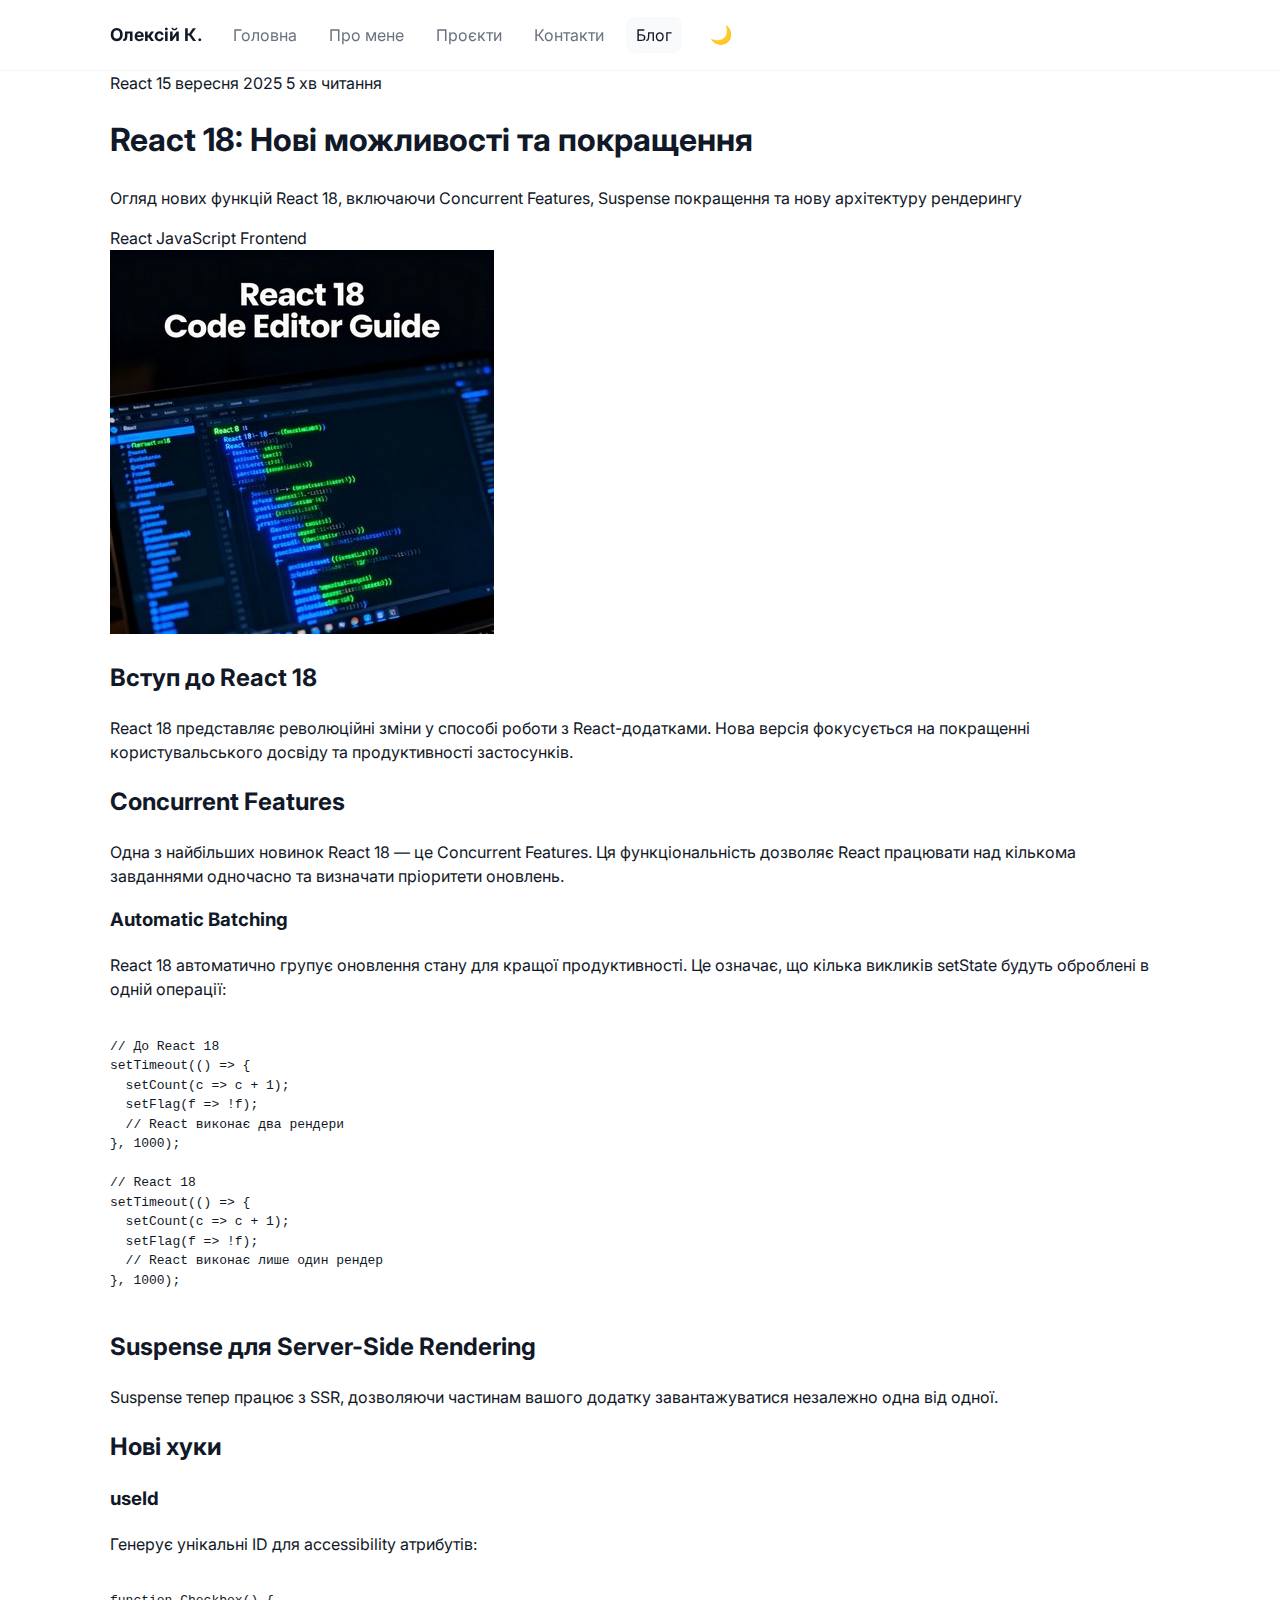
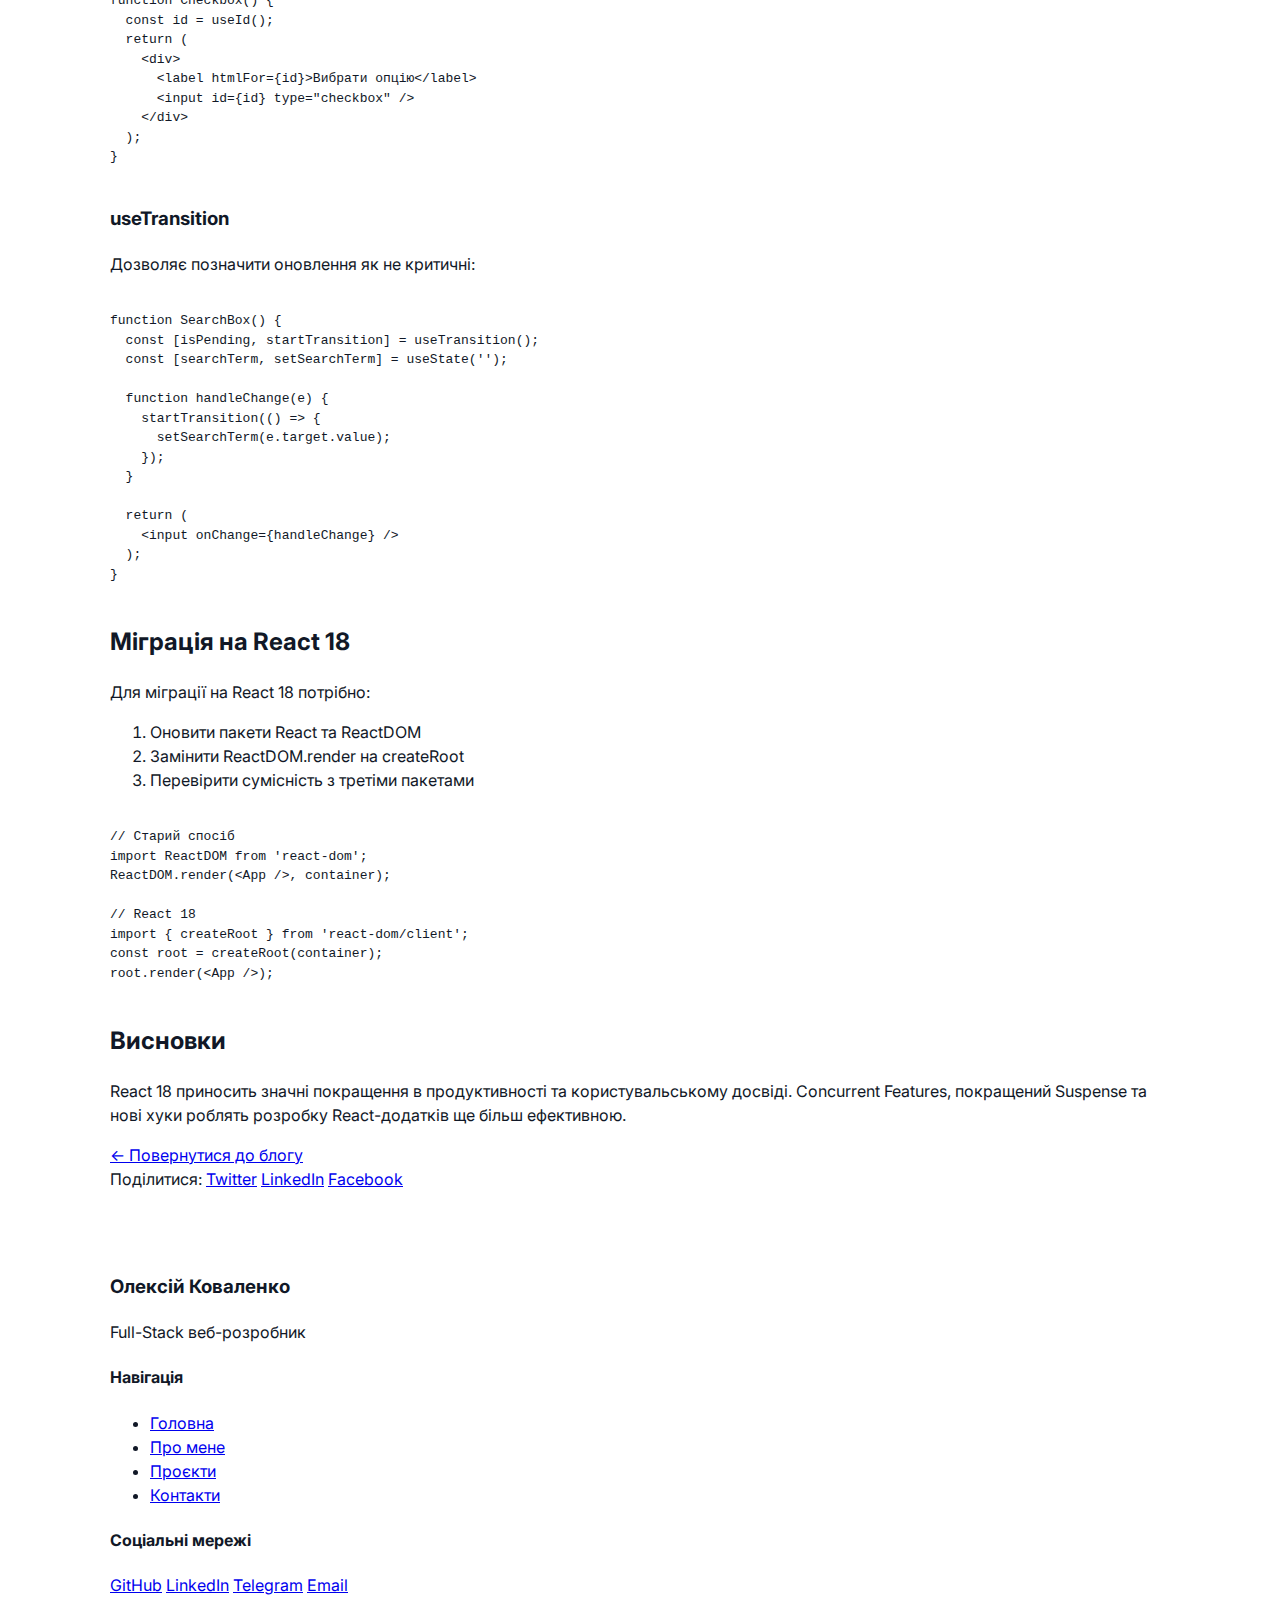
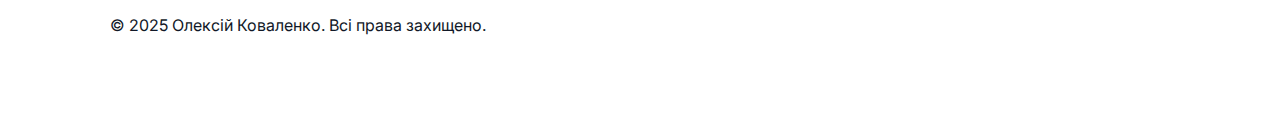
<file: blog-posts/react-18-features.html>
<!DOCTYPE html>
<html lang="uk">
<head>
<meta charset="UTF-8">
<meta name="viewport" content="width=device-width, initial-scale=1.0">
<title>React 18: Нові можливості та покращення - Олексій Коваленко</title>
<link rel="preconnect" href="https://fonts.googleapis.com">
<link rel="preconnect" href="https://fonts.gstatic.com" crossorigin>
<link href="https://fonts.googleapis.com/css2?family=Inter:wght@300;400;500;600;700&display=swap" rel="stylesheet">
<link rel="stylesheet" href="../../css/style.css">
</head>
<body>
    <!-- Header -->
    <header class="header">
        <div class="container">
            <div class="logo">
                <a href="../../index.html">Олексій К.</a>
            </div>
            <nav class="nav">
                <ul>
                    <li><a href="../../index.html" class="nav-link">Головна</a></li>
                    <li><a href="../about.html" class="nav-link">Про мене</a></li>
                    <li><a href="../projects.html" class="nav-link">Проєкти</a></li>
                    <li><a href="../contact.html" class="nav-link">Контакти</a></li>
                    <li><a href="../blog.html" class="nav-link active">Блог</a></li>
                </ul>
            </nav>
            <button class="theme-toggle" id="themeToggle" aria-label="Змінити тему">
                <span class="theme-icon">🌙</span>
            </button>
        </div>
    </header>

    <!-- Article Header -->
    <section class="article-header">
        <div class="container">
            <div class="article-meta">
                <span class="article-category">React</span>
                <span class="article-date">15 вересня 2025</span>
                <span class="article-read-time">5 хв читання</span>
            </div>
            <h1 class="article-title">React 18: Нові можливості та покращення</h1>
            <p class="article-subtitle">Огляд нових функцій React 18, включаючи Concurrent Features, Suspense покращення та нову архітектуру рендерингу</p>
            <div class="article-tags">
                <span class="tag">React</span>
                <span class="tag">JavaScript</span>
                <span class="tag">Frontend</span>
            </div>
        </div>
    </section>

    <!-- Article Content -->
    <article class="article-content">
        <div class="container">
            <div class="article-body">
                <img src="../../img/blog1.jpg" alt="React 18" class="article-image">

                <h2>Вступ до React 18</h2>
                <p>React 18 представляє революційні зміни у способі роботи з React-додатками. Нова версія фокусується на покращенні користувальського досвіду та продуктивності застосунків.</p>

                <h2>Concurrent Features</h2>
                <p>Одна з найбільших новинок React 18 — це Concurrent Features. Ця функціональність дозволяє React працювати над кількома завданнями одночасно та визначати пріоритети оновлень.</p>

                <h3>Automatic Batching</h3>
                <p>React 18 автоматично групує оновлення стану для кращої продуктивності. Це означає, що кілька викликів setState будуть оброблені в одній операції:</p>

                <pre><code>
// До React 18
setTimeout(() => {
  setCount(c => c + 1);
  setFlag(f => !f);
  // React виконає два рендери
}, 1000);

// React 18
setTimeout(() => {
  setCount(c => c + 1);
  setFlag(f => !f);
  // React виконає лише один рендер
}, 1000);
                </code></pre>

                <h2>Suspense для Server-Side Rendering</h2>
                <p>Suspense тепер працює з SSR, дозволяючи частинам вашого додатку завантажуватися незалежно одна від одної.</p>

                <h2>Нові хуки</h2>
                <h3>useId</h3>
                <p>Генерує унікальні ID для accessibility атрибутів:</p>
                <pre><code>
function Checkbox() {
  const id = useId();
  return (
    &lt;div&gt;
      &lt;label htmlFor={id}&gt;Вибрати опцію&lt;/label&gt;
      &lt;input id={id} type="checkbox" /&gt;
    &lt;/div&gt;
  );
}
                </code></pre>

                <h3>useTransition</h3>
                <p>Дозволяє позначити оновлення як не критичні:</p>
                <pre><code>
function SearchBox() {
  const [isPending, startTransition] = useTransition();
  const [searchTerm, setSearchTerm] = useState('');

  function handleChange(e) {
    startTransition(() => {
      setSearchTerm(e.target.value);
    });
  }

  return (
    &lt;input onChange={handleChange} /&gt;
  );
}
                </code></pre>

                <h2>Міграція на React 18</h2>
                <p>Для міграції на React 18 потрібно:</p>
                <ol>
                    <li>Оновити пакети React та ReactDOM</li>
                    <li>Замінити ReactDOM.render на createRoot</li>
                    <li>Перевірити сумісність з третіми пакетами</li>
                </ol>

                <pre><code>
// Старий спосіб
import ReactDOM from 'react-dom';
ReactDOM.render(&lt;App /&gt;, container);

// React 18
import { createRoot } from 'react-dom/client';
const root = createRoot(container);
root.render(&lt;App /&gt;);
                </code></pre>

                <h2>Висновки</h2>
                <p>React 18 приносить значні покращення в продуктивності та користувальському досвіді. Concurrent Features, покращений Suspense та нові хуки роблять розробку React-додатків ще більш ефективною.</p>
            </div>

            <div class="article-navigation">
                <a href="../blog.html" class="back-to-blog">← Повернутися до блогу</a>
                <div class="article-share">
                    <span>Поділитися:</span>
                    <a href="#">Twitter</a>
                    <a href="#">LinkedIn</a>
                    <a href="#">Facebook</a>
                </div>
            </div>
        </div>
    </article>

    <!-- Footer -->
    <footer class="footer">
        <div class="container">
            <div class="footer-content">
                <div class="footer-section">
                    <h3>Олексій Коваленко</h3>
                    <p>Full-Stack веб-розробник</p>
                </div>
                <div class="footer-section">
                    <h4>Навігація</h4>
                    <ul>
                        <li><a href="../../index.html">Головна</a></li>
                        <li><a href="../about.html">Про мене</a></li>
                        <li><a href="../projects.html">Проєкти</a></li>
                        <li><a href="../contact.html">Контакти</a></li>
                    </ul>
                </div>
                <div class="footer-section">
                    <h4>Соціальні мережі</h4>
                    <div class="social-links">
                        <a href="#" aria-label="GitHub">GitHub</a>
                        <a href="#" aria-label="LinkedIn">LinkedIn</a>
                        <a href="#" aria-label="Telegram">Telegram</a>
                        <a href="#" aria-label="Email">Email</a>
                    </div>
                </div>
            </div>
            <div class="footer-bottom">
                <p>&copy; 2025 Олексій Коваленко. Всі права захищено.</p>
            </div>
        </div>
    </footer>

    <script src="../../js/script.js"></script>
</body>
</html>
</file>
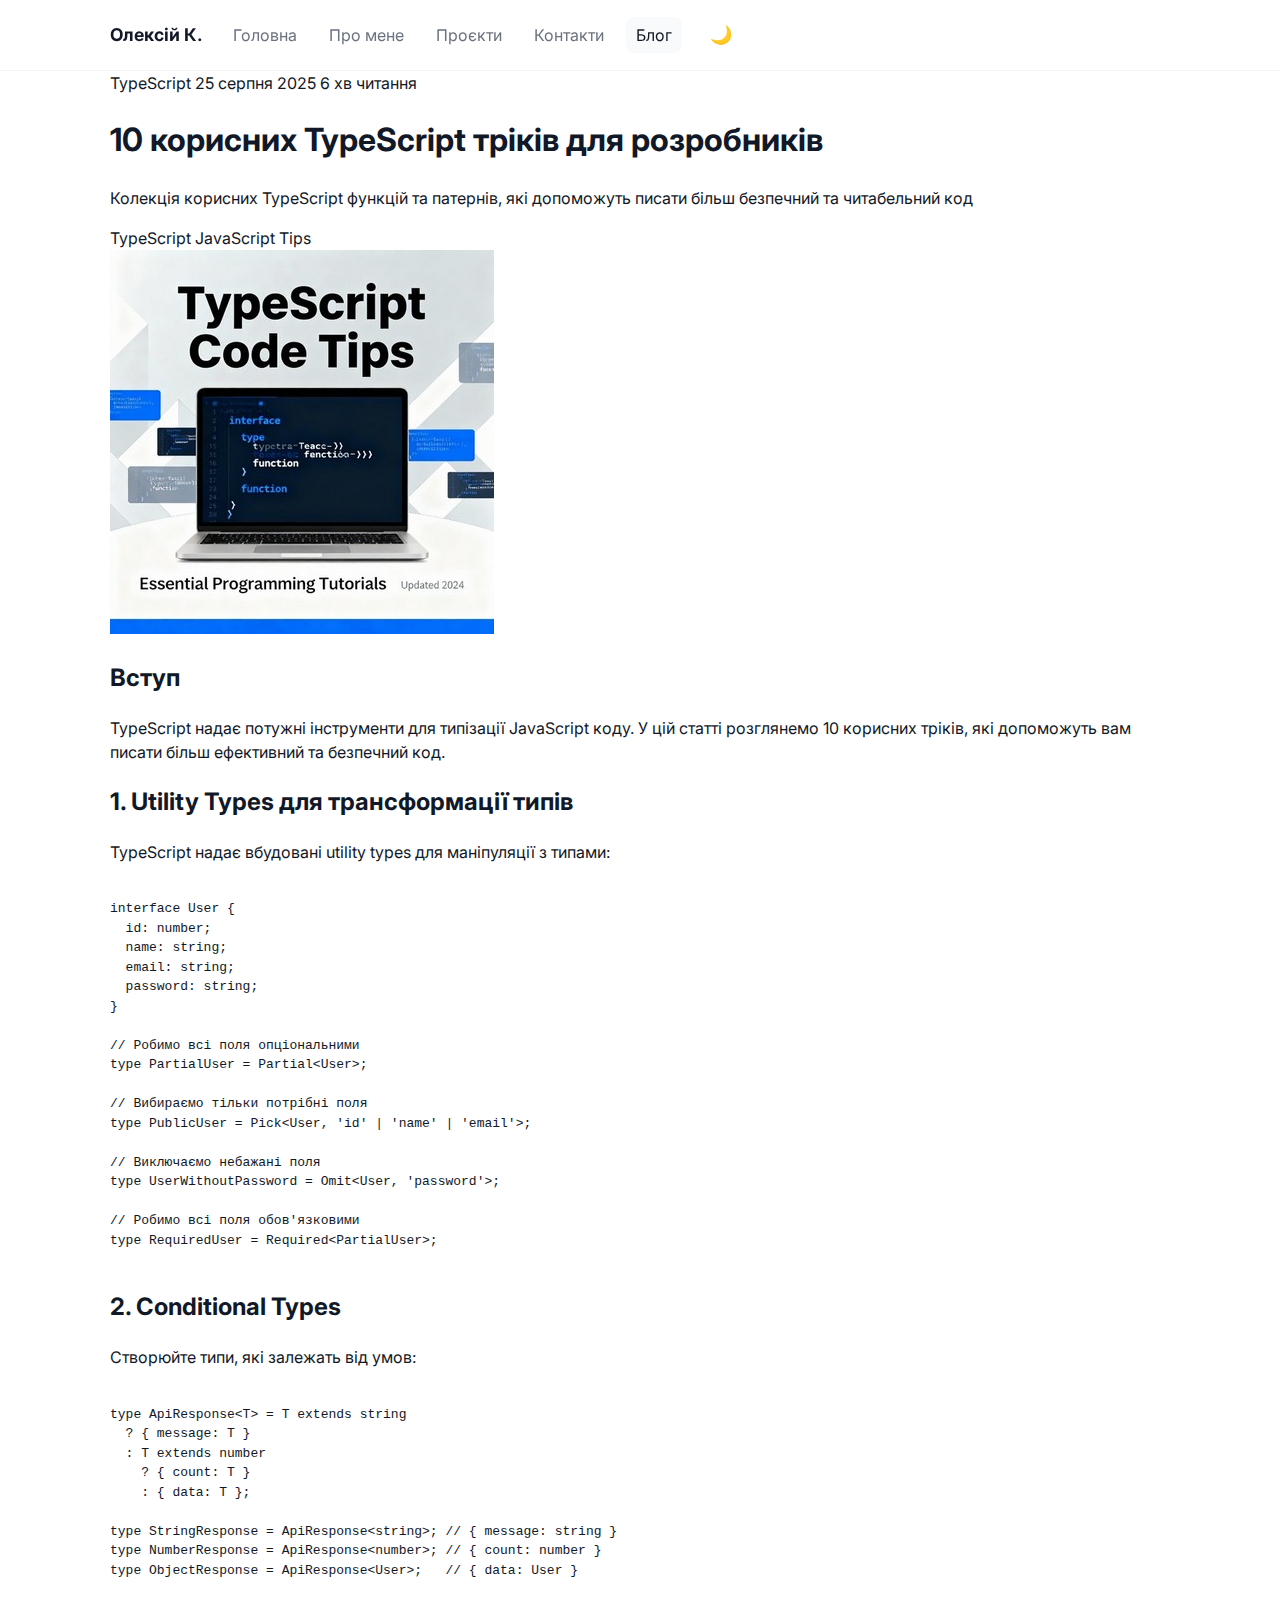
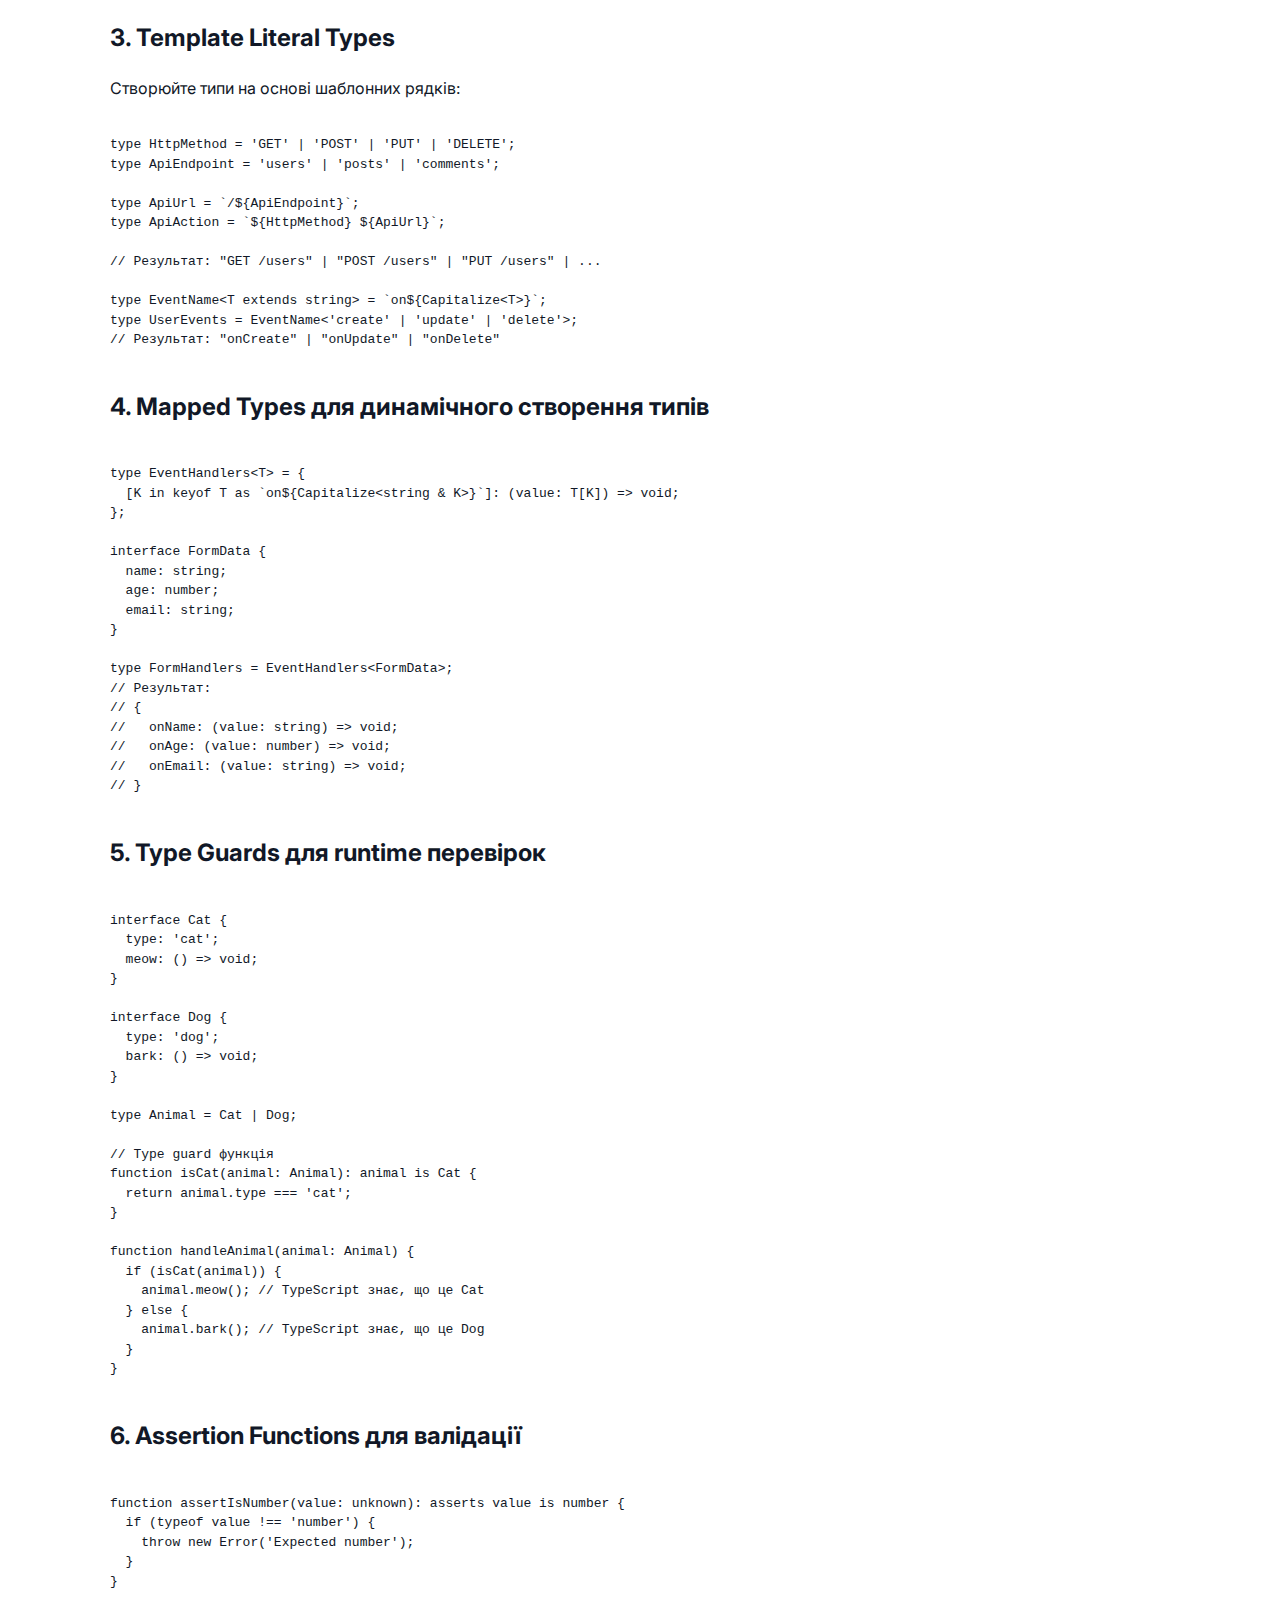
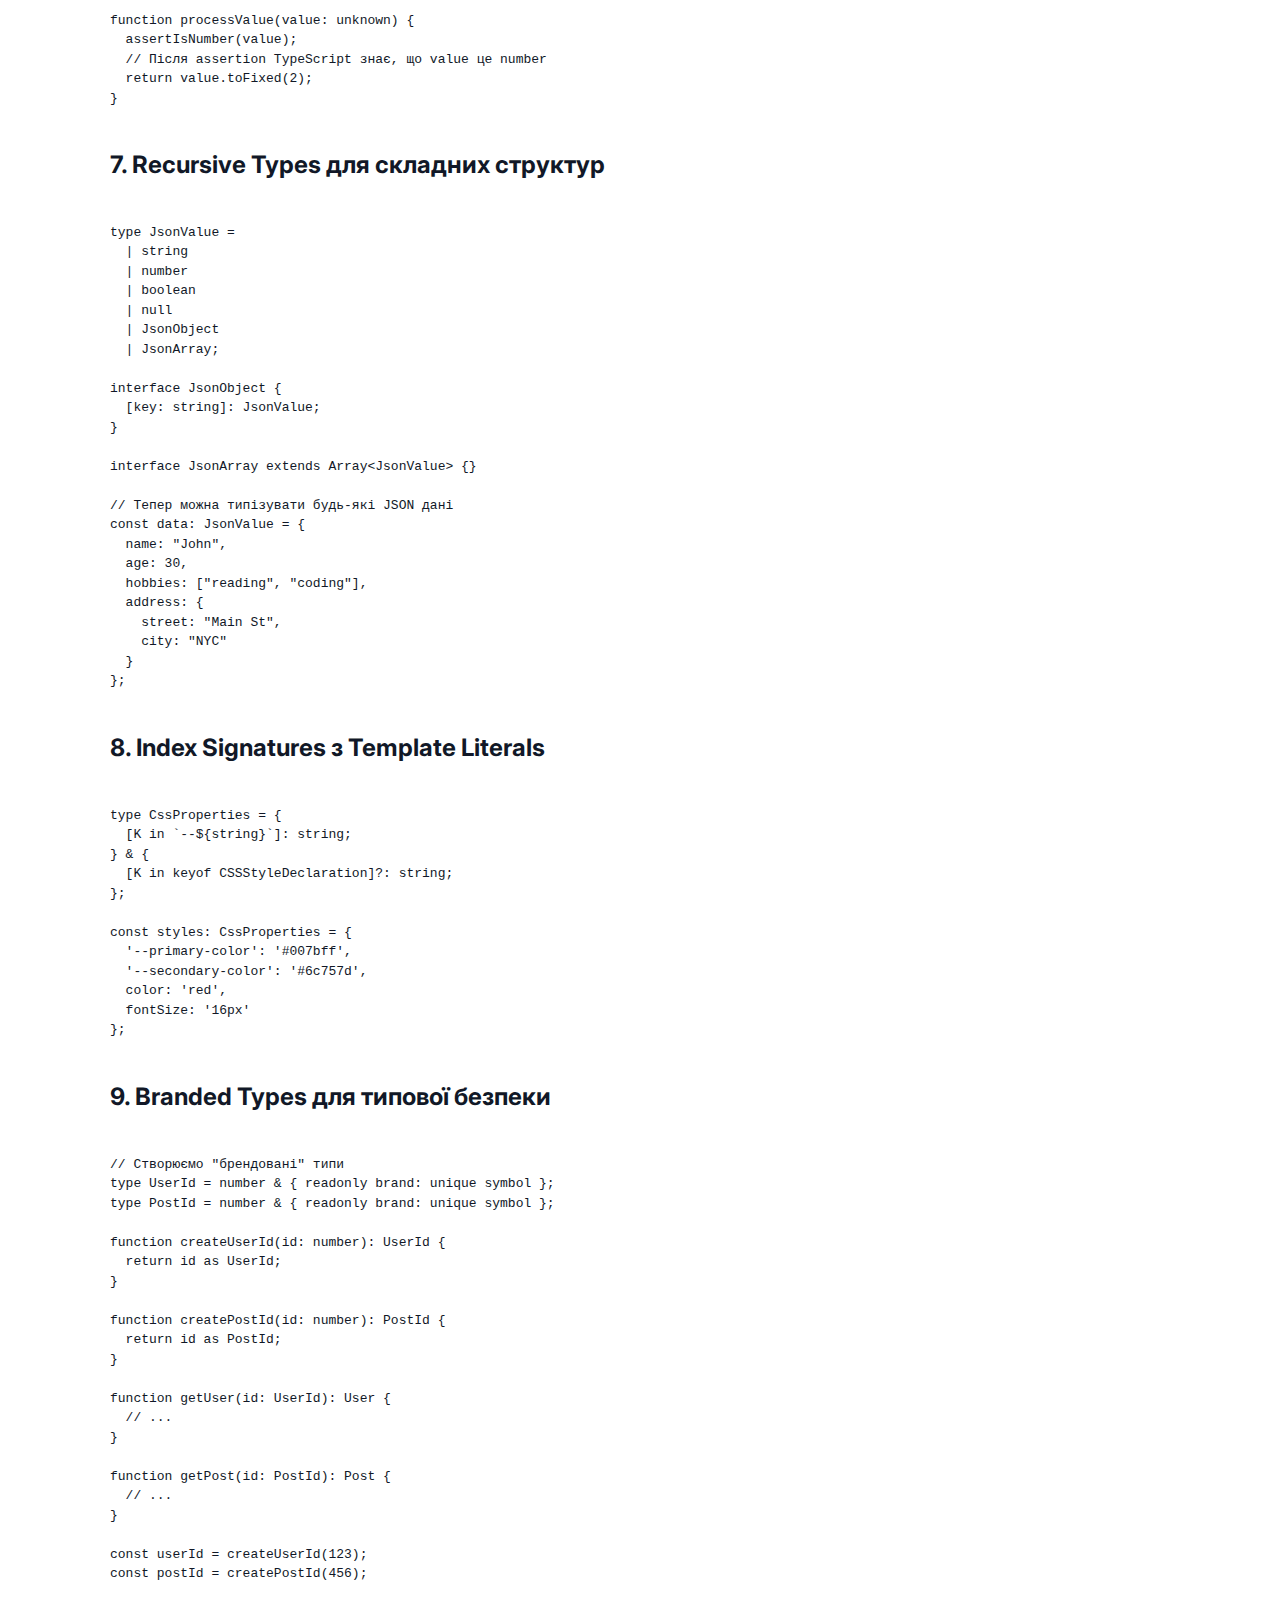
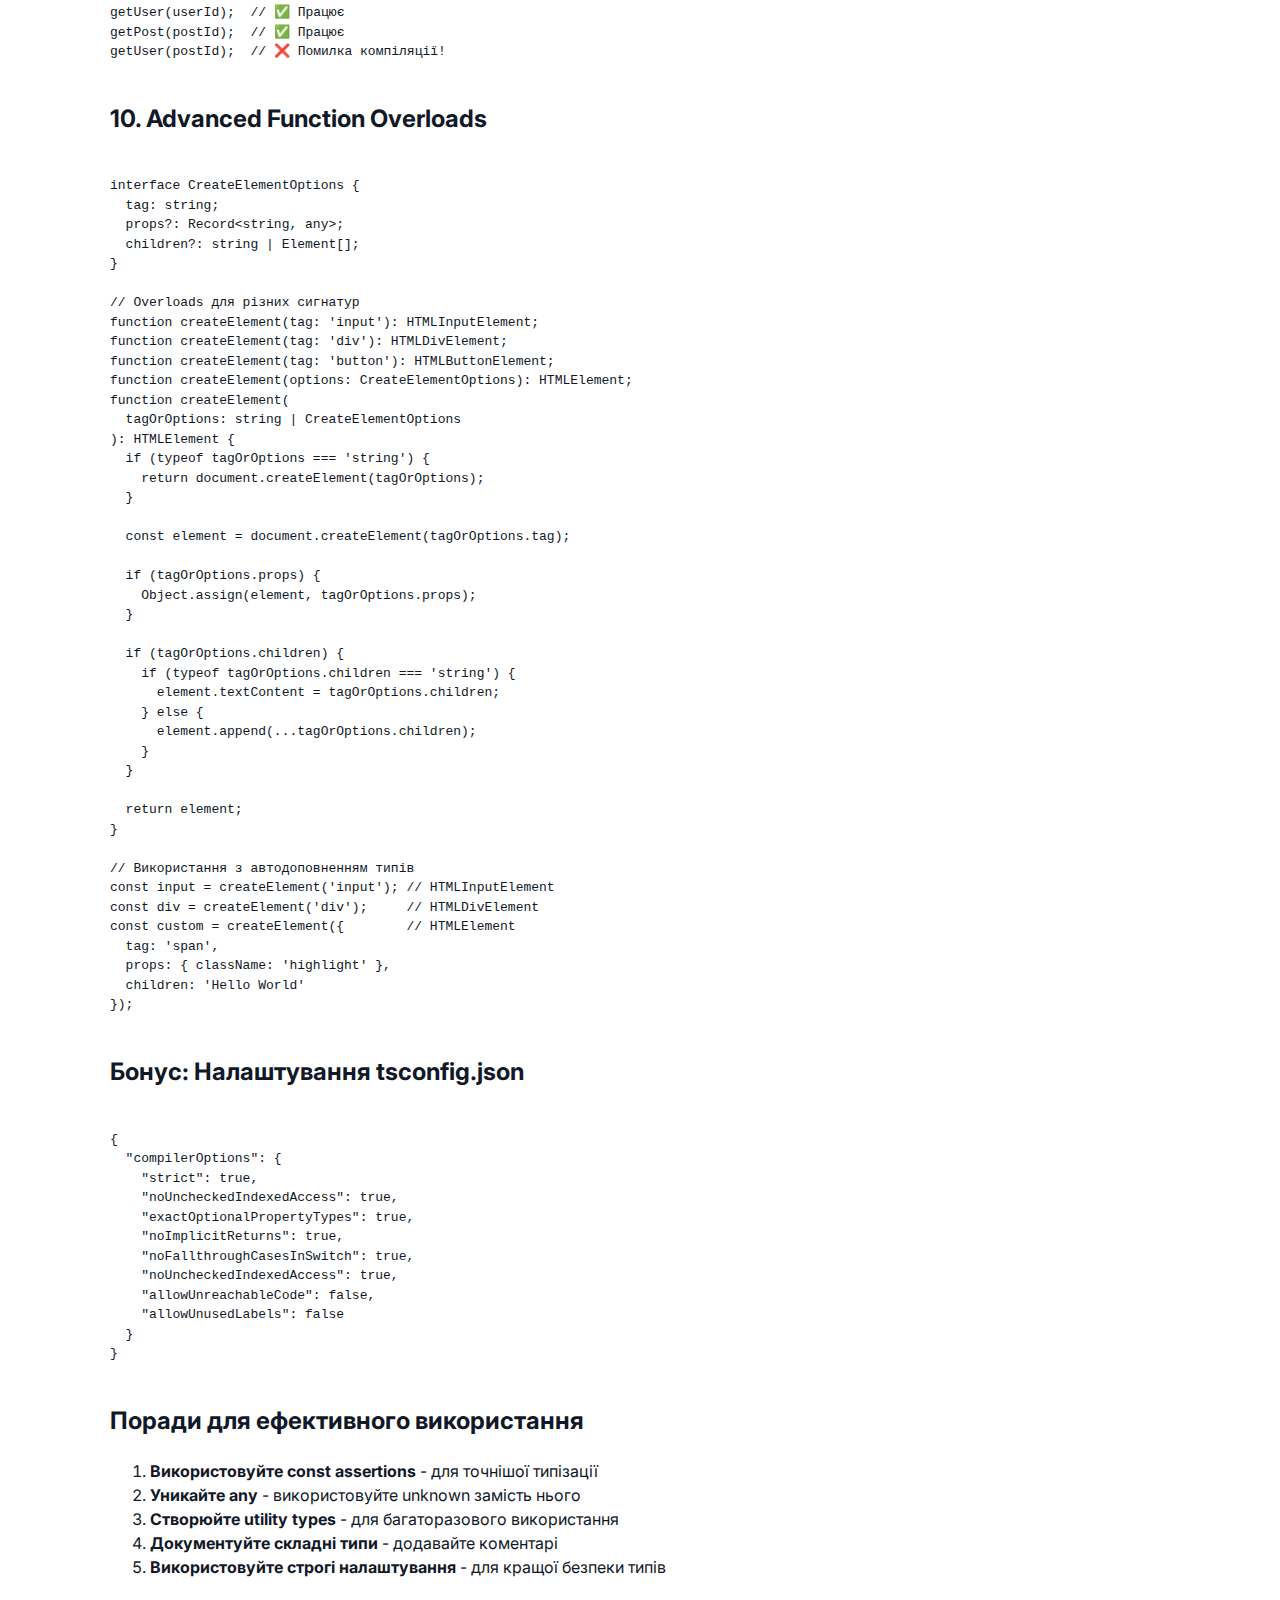
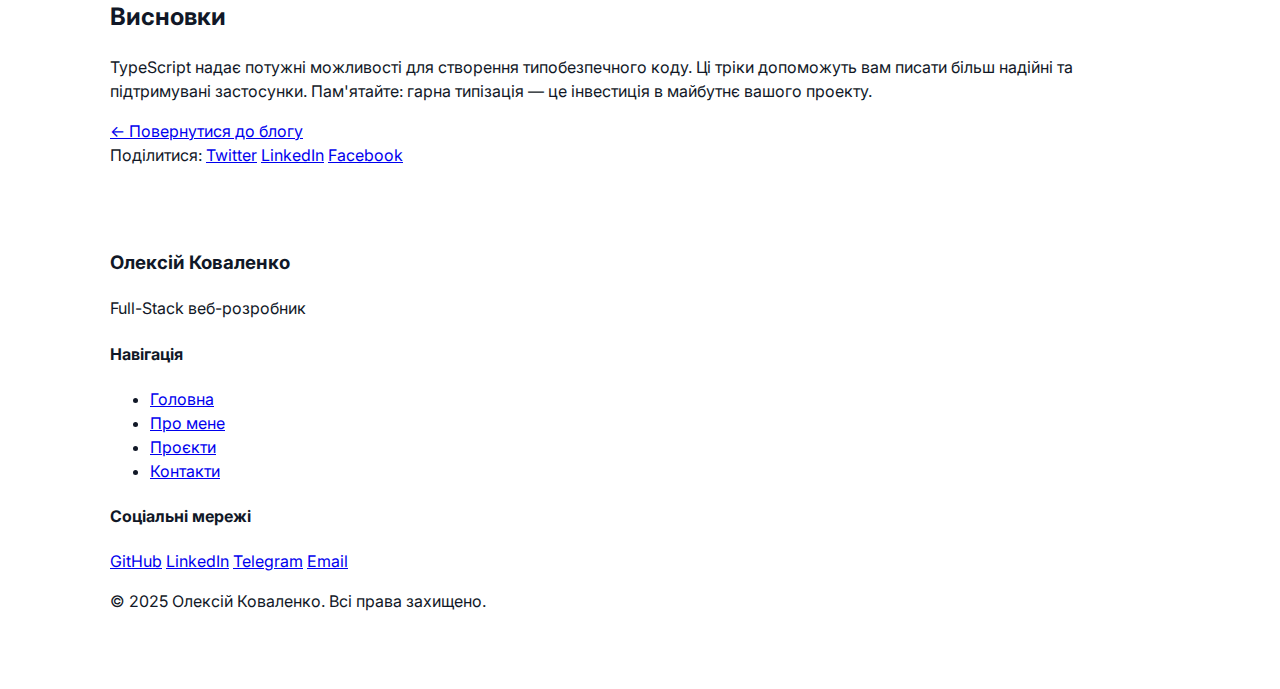
<file: blog-posts/typescript-tips.html>
<!DOCTYPE html>
<html lang="uk">
<head>
<meta charset="UTF-8">
<meta name="viewport" content="width=device-width, initial-scale=1.0">
<title>10 корисних TypeScript тріків для розробників - Олексій Коваленко</title>
<link rel="preconnect" href="https://fonts.googleapis.com">
<link rel="preconnect" href="https://fonts.gstatic.com" crossorigin>
<link href="https://fonts.googleapis.com/css2?family=Inter:wght@300;400;500;600;700&display=swap" rel="stylesheet">
<link rel="stylesheet" href="../../css/style.css">
</head>
<body>
    <!-- Header -->
    <header class="header">
        <div class="container">
            <div class="logo">
                <a href="../../index.html">Олексій К.</a>
            </div>
            <nav class="nav">
                <ul>
                    <li><a href="../../index.html" class="nav-link">Головна</a></li>
                    <li><a href="../about.html" class="nav-link">Про мене</a></li>
                    <li><a href="../projects.html" class="nav-link">Проєкти</a></li>
                    <li><a href="../contact.html" class="nav-link">Контакти</a></li>
                    <li><a href="../blog.html" class="nav-link active">Блог</a></li>
                </ul>
            </nav>
            <button class="theme-toggle" id="themeToggle" aria-label="Змінити тему">
                <span class="theme-icon">🌙</span>
            </button>
        </div>
    </header>

    <!-- Article Header -->
    <section class="article-header">
        <div class="container">
            <div class="article-meta">
                <span class="article-category">TypeScript</span>
                <span class="article-date">25 серпня 2025</span>
                <span class="article-read-time">6 хв читання</span>
            </div>
            <h1 class="article-title">10 корисних TypeScript тріків для розробників</h1>
            <p class="article-subtitle">Колекція корисних TypeScript функцій та патернів, які допоможуть писати більш безпечний та читабельний код</p>
            <div class="article-tags">
                <span class="tag">TypeScript</span>
                <span class="tag">JavaScript</span>
                <span class="tag">Tips</span>
            </div>
        </div>
    </section>

    <!-- Article Content -->
    <article class="article-content">
        <div class="container">
            <div class="article-body">
                <img src="../../img/blog4.jpg" alt="TypeScript Tips" class="article-image">

                <h2>Вступ</h2>
                <p>TypeScript надає потужні інструменти для типізації JavaScript коду. У цій статті розглянемо 10 корисних тріків, які допоможуть вам писати більш ефективний та безпечний код.</p>

                <h2>1. Utility Types для трансформації типів</h2>
                <p>TypeScript надає вбудовані utility types для маніпуляції з типами:</p>

                <pre><code>
interface User {
  id: number;
  name: string;
  email: string;
  password: string;
}

// Робимо всі поля опціональними
type PartialUser = Partial&lt;User&gt;;

// Вибираємо тільки потрібні поля
type PublicUser = Pick&lt;User, 'id' | 'name' | 'email'&gt;;

// Виключаємо небажані поля
type UserWithoutPassword = Omit&lt;User, 'password'&gt;;

// Робимо всі поля обов'язковими
type RequiredUser = Required&lt;PartialUser&gt;;
                </code></pre>

                <h2>2. Conditional Types</h2>
                <p>Створюйте типи, які залежать від умов:</p>

                <pre><code>
type ApiResponse&lt;T&gt; = T extends string 
  ? { message: T } 
  : T extends number 
    ? { count: T }
    : { data: T };

type StringResponse = ApiResponse&lt;string&gt;; // { message: string }
type NumberResponse = ApiResponse&lt;number&gt;; // { count: number }
type ObjectResponse = ApiResponse&lt;User&gt;;   // { data: User }
                </code></pre>

                <h2>3. Template Literal Types</h2>
                <p>Створюйте типи на основі шаблонних рядків:</p>

                <pre><code>
type HttpMethod = 'GET' | 'POST' | 'PUT' | 'DELETE';
type ApiEndpoint = 'users' | 'posts' | 'comments';

type ApiUrl = `/${ApiEndpoint}`;
type ApiAction = `${HttpMethod} ${ApiUrl}`;

// Результат: "GET /users" | "POST /users" | "PUT /users" | ...

type EventName&lt;T extends string&gt; = `on${Capitalize&lt;T&gt;}`;
type UserEvents = EventName&lt;'create' | 'update' | 'delete'&gt;;
// Результат: "onCreate" | "onUpdate" | "onDelete"
                </code></pre>

                <h2>4. Mapped Types для динамічного створення типів</h2>
                <pre><code>
type EventHandlers&lt;T&gt; = {
  [K in keyof T as `on${Capitalize&lt;string & K&gt;}`]: (value: T[K]) => void;
};

interface FormData {
  name: string;
  age: number;
  email: string;
}

type FormHandlers = EventHandlers&lt;FormData&gt;;
// Результат:
// {
//   onName: (value: string) => void;
//   onAge: (value: number) => void;
//   onEmail: (value: string) => void;
// }
                </code></pre>

                <h2>5. Type Guards для runtime перевірок</h2>
                <pre><code>
interface Cat {
  type: 'cat';
  meow: () => void;
}

interface Dog {
  type: 'dog';
  bark: () => void;
}

type Animal = Cat | Dog;

// Type guard функція
function isCat(animal: Animal): animal is Cat {
  return animal.type === 'cat';
}

function handleAnimal(animal: Animal) {
  if (isCat(animal)) {
    animal.meow(); // TypeScript знає, що це Cat
  } else {
    animal.bark(); // TypeScript знає, що це Dog
  }
}
                </code></pre>

                <h2>6. Assertion Functions для валідації</h2>
                <pre><code>
function assertIsNumber(value: unknown): asserts value is number {
  if (typeof value !== 'number') {
    throw new Error('Expected number');
  }
}

function processValue(value: unknown) {
  assertIsNumber(value);
  // Після assertion TypeScript знає, що value це number
  return value.toFixed(2);
}
                </code></pre>

                <h2>7. Recursive Types для складних структур</h2>
                <pre><code>
type JsonValue = 
  | string 
  | number 
  | boolean 
  | null 
  | JsonObject 
  | JsonArray;

interface JsonObject {
  [key: string]: JsonValue;
}

interface JsonArray extends Array&lt;JsonValue&gt; {}

// Тепер можна типізувати будь-які JSON дані
const data: JsonValue = {
  name: "John",
  age: 30,
  hobbies: ["reading", "coding"],
  address: {
    street: "Main St",
    city: "NYC"
  }
};
                </code></pre>

                <h2>8. Index Signatures з Template Literals</h2>
                <pre><code>
type CssProperties = {
  [K in `--${string}`]: string;
} & {
  [K in keyof CSSStyleDeclaration]?: string;
};

const styles: CssProperties = {
  '--primary-color': '#007bff',
  '--secondary-color': '#6c757d',
  color: 'red',
  fontSize: '16px'
};
                </code></pre>

                <h2>9. Branded Types для типової безпеки</h2>
                <pre><code>
// Створюємо "брендовані" типи
type UserId = number & { readonly brand: unique symbol };
type PostId = number & { readonly brand: unique symbol };

function createUserId(id: number): UserId {
  return id as UserId;
}

function createPostId(id: number): PostId {
  return id as PostId;
}

function getUser(id: UserId): User {
  // ...
}

function getPost(id: PostId): Post {
  // ...
}

const userId = createUserId(123);
const postId = createPostId(456);

getUser(userId);  // ✅ Працює
getPost(postId);  // ✅ Працює
getUser(postId);  // ❌ Помилка компіляції!
                </code></pre>

                <h2>10. Advanced Function Overloads</h2>
                <pre><code>
interface CreateElementOptions {
  tag: string;
  props?: Record&lt;string, any&gt;;
  children?: string | Element[];
}

// Overloads для різних сигнатур
function createElement(tag: 'input'): HTMLInputElement;
function createElement(tag: 'div'): HTMLDivElement;
function createElement(tag: 'button'): HTMLButtonElement;
function createElement(options: CreateElementOptions): HTMLElement;
function createElement(
  tagOrOptions: string | CreateElementOptions
): HTMLElement {
  if (typeof tagOrOptions === 'string') {
    return document.createElement(tagOrOptions);
  }

  const element = document.createElement(tagOrOptions.tag);

  if (tagOrOptions.props) {
    Object.assign(element, tagOrOptions.props);
  }

  if (tagOrOptions.children) {
    if (typeof tagOrOptions.children === 'string') {
      element.textContent = tagOrOptions.children;
    } else {
      element.append(...tagOrOptions.children);
    }
  }

  return element;
}

// Використання з автодоповненням типів
const input = createElement('input'); // HTMLInputElement
const div = createElement('div');     // HTMLDivElement
const custom = createElement({        // HTMLElement
  tag: 'span',
  props: { className: 'highlight' },
  children: 'Hello World'
});
                </code></pre>

                <h2>Бонус: Налаштування tsconfig.json</h2>
                <pre><code>
{
  "compilerOptions": {
    "strict": true,
    "noUncheckedIndexedAccess": true,
    "exactOptionalPropertyTypes": true,
    "noImplicitReturns": true,
    "noFallthroughCasesInSwitch": true,
    "noUncheckedIndexedAccess": true,
    "allowUnreachableCode": false,
    "allowUnusedLabels": false
  }
}
                </code></pre>

                <h2>Поради для ефективного використання</h2>
                <ol>
                    <li><strong>Використовуйте const assertions</strong> - для точнішої типізації</li>
                    <li><strong>Уникайте any</strong> - використовуйте unknown замість нього</li>
                    <li><strong>Створюйте utility types</strong> - для багаторазового використання</li>
                    <li><strong>Документуйте складні типи</strong> - додавайте коментарі</li>
                    <li><strong>Використовуйте строгі налаштування</strong> - для кращої безпеки типів</li>
                </ol>

                <h2>Висновки</h2>
                <p>TypeScript надає потужні можливості для створення типобезпечного коду. Ці тріки допоможуть вам писати більш надійні та підтримувані застосунки. Пам'ятайте: гарна типізація — це інвестиція в майбутнє вашого проекту.</p>
            </div>

            <div class="article-navigation">
                <a href="../blog.html" class="back-to-blog">← Повернутися до блогу</a>
                <div class="article-share">
                    <span>Поділитися:</span>
                    <a href="#">Twitter</a>
                    <a href="#">LinkedIn</a>
                    <a href="#">Facebook</a>
                </div>
            </div>
        </div>
    </article>

    <!-- Footer -->
    <footer class="footer">
        <div class="container">
            <div class="footer-content">
                <div class="footer-section">
                    <h3>Олексій Коваленко</h3>
                    <p>Full-Stack веб-розробник</p>
                </div>
                <div class="footer-section">
                    <h4>Навігація</h4>
                    <ul>
                        <li><a href="../../index.html">Головна</a></li>
                        <li><a href="../about.html">Про мене</a></li>
                        <li><a href="../projects.html">Проєкти</a></li>
                        <li><a href="../contact.html">Контакти</a></li>
                    </ul>
                </div>
                <div class="footer-section">
                    <h4>Соціальні мережі</h4>
                    <div class="social-links">
                        <a href="#" aria-label="GitHub">GitHub</a>
                        <a href="#" aria-label="LinkedIn">LinkedIn</a>
                        <a href="#" aria-label="Telegram">Telegram</a>
                        <a href="#" aria-label="Email">Email</a>
                    </div>
                </div>
            </div>
            <div class="footer-bottom">
                <p>&copy; 2025 Олексій Коваленко. Всі права захищено.</p>
            </div>
        </div>
    </footer>

    <script src="../../js/script.js"></script>
</body>
</html>
</file>
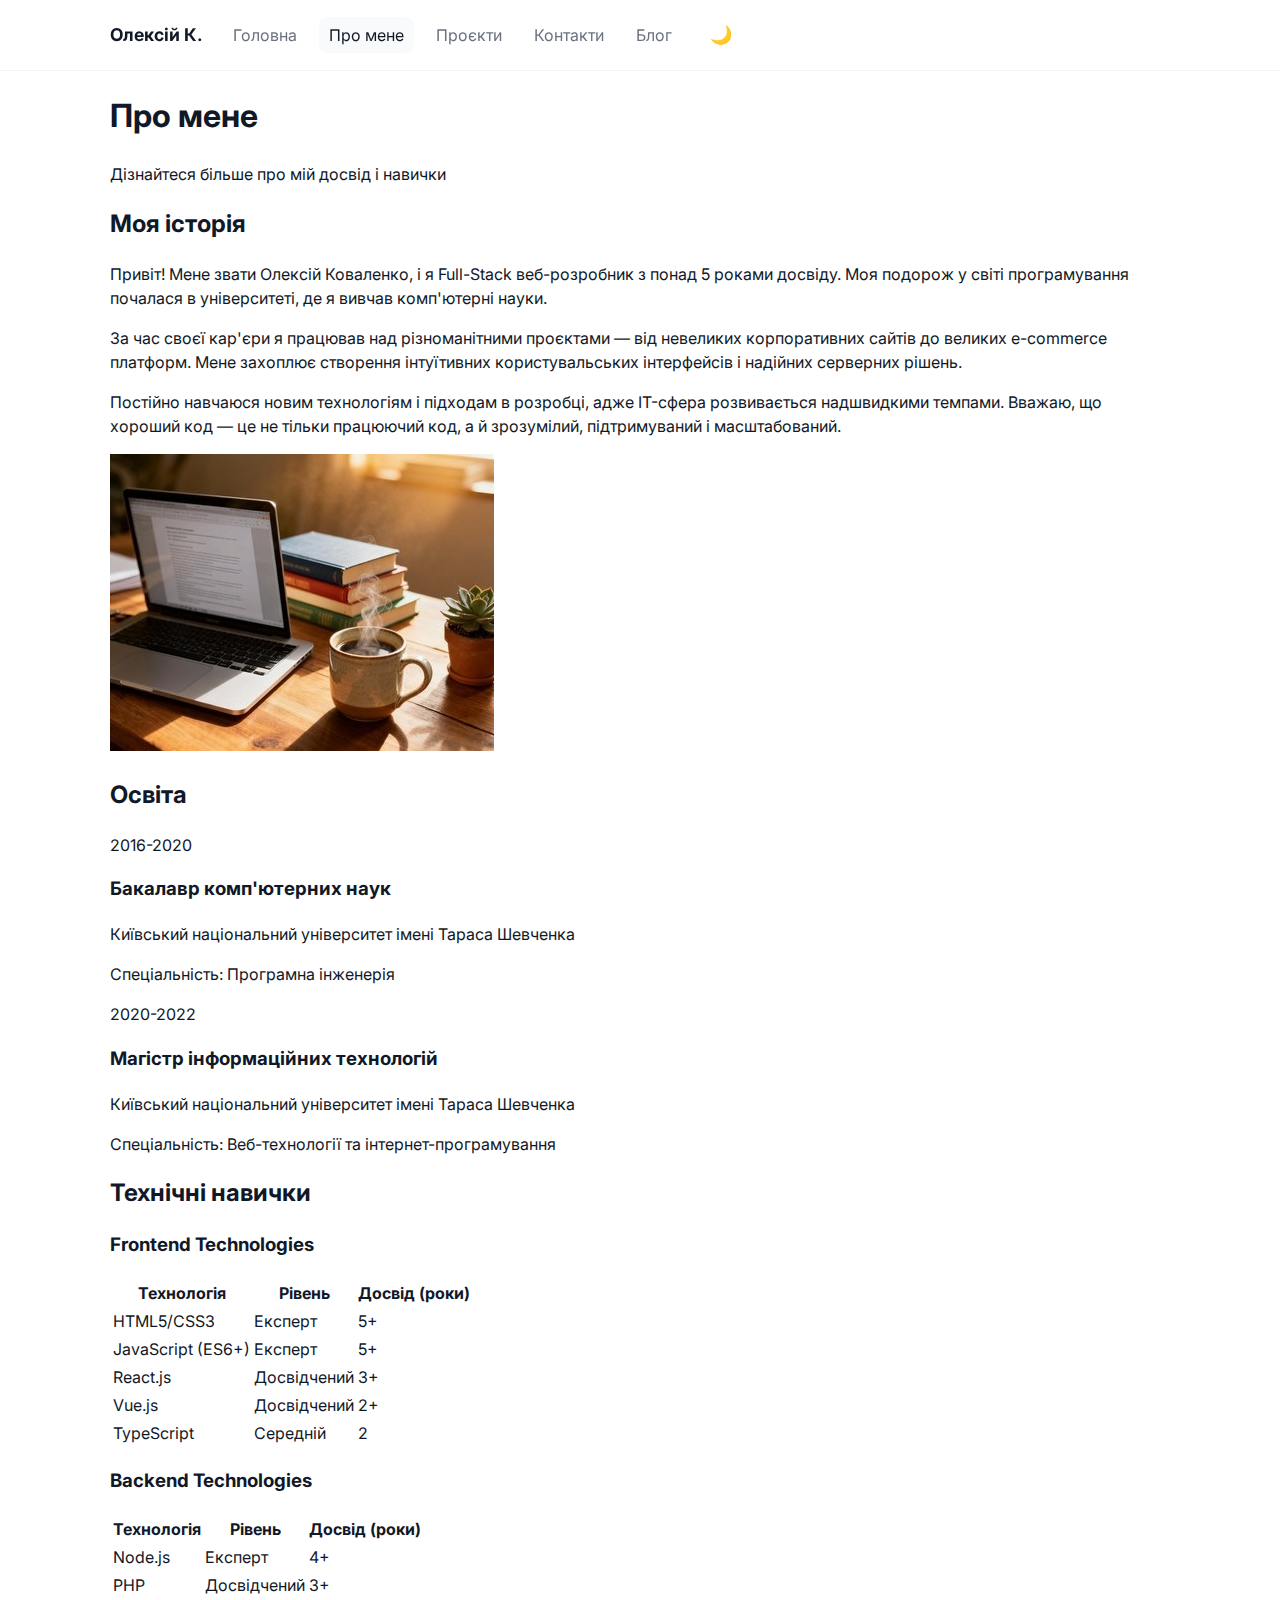
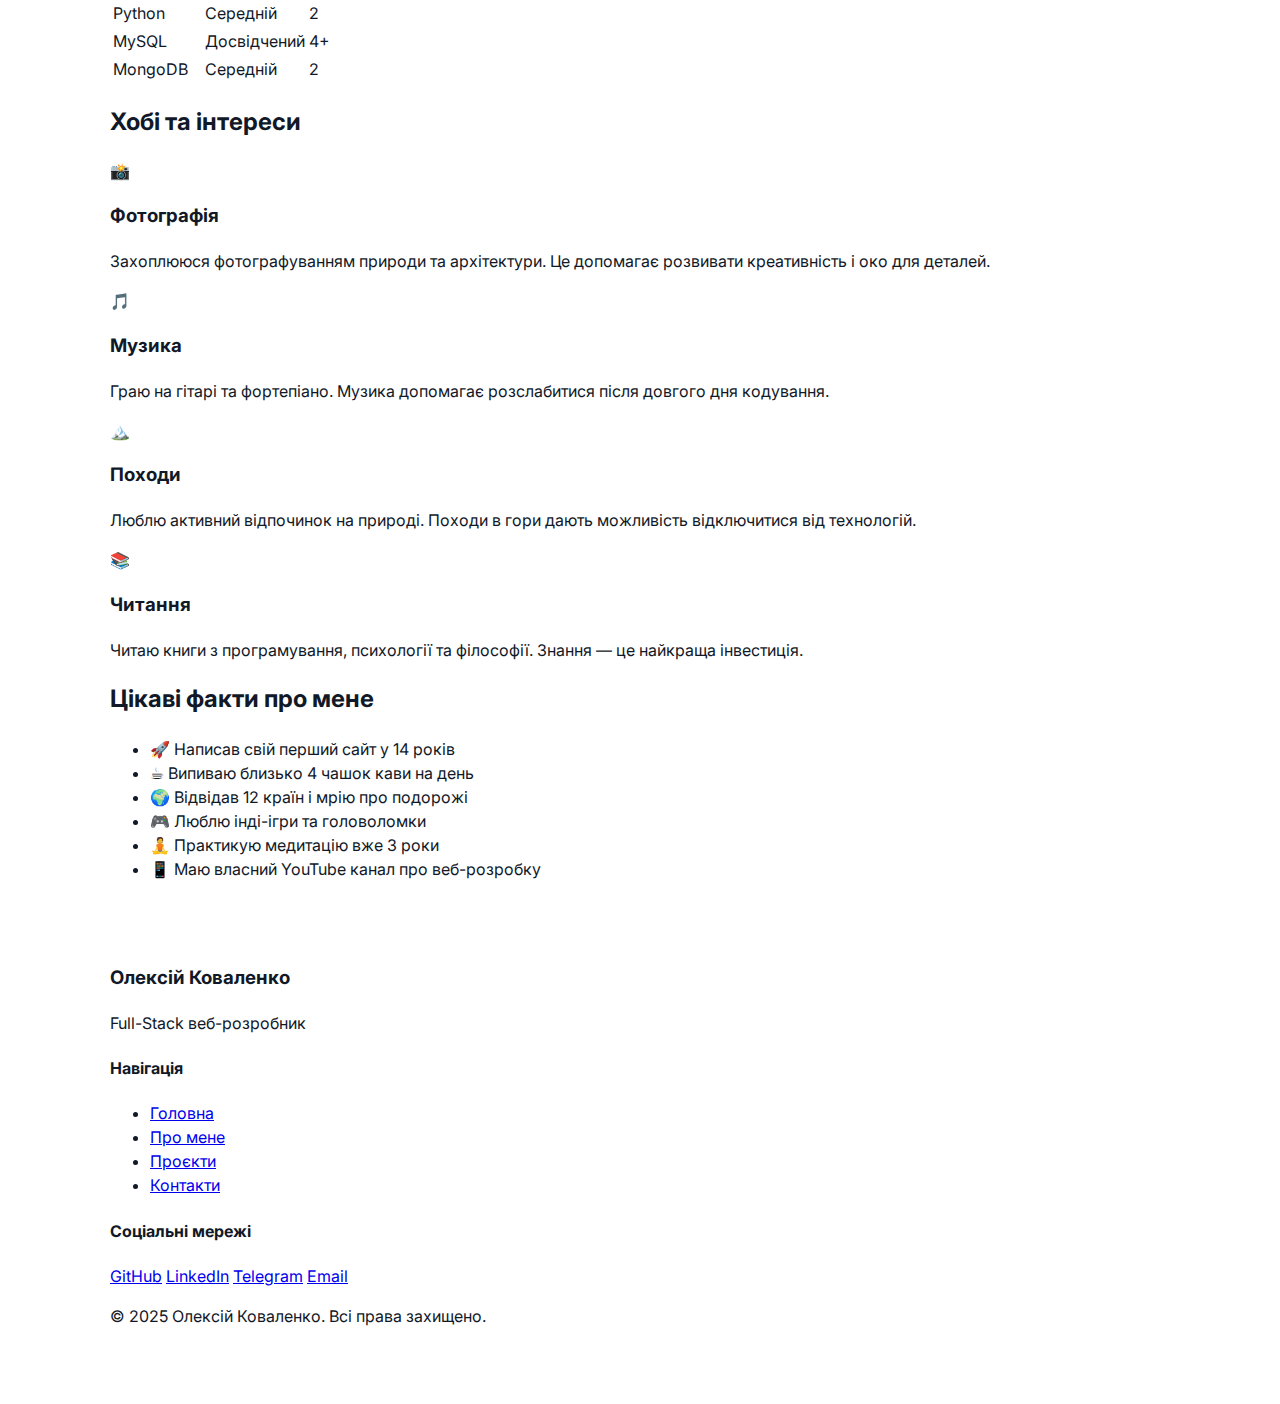
<file: pages/about.html>
<!DOCTYPE html>
<html lang="uk">
<head>
    <meta charset="UTF-8">
    <meta name="viewport" content="width=device-width, initial-scale=1.0">
    <title>Про мене - Олексій Коваленко</title>
    <link rel="preconnect" href="https://fonts.googleapis.com">
    <link rel="preconnect" href="https://fonts.gstatic.com" crossorigin>
    <link href="https://fonts.googleapis.com/css2?family=Inter:wght@300;400;500;600;700&display=swap" rel="stylesheet">
    <link rel="stylesheet" href="../css/style.css">
</head>
<body>
    <!-- Header -->
    <header class="header">
        <div class="container">
            <div class="logo">
                <a href="../index.html">Олексій К.</a>
            </div>
            <nav class="nav">
                <ul>
                    <li><a href="../index.html" class="nav-link">Головна</a></li>
                    <li><a href="about.html" class="nav-link active">Про мене</a></li>
                    <li><a href="projects.html" class="nav-link">Проєкти</a></li>
                    <li><a href="contact.html" class="nav-link">Контакти</a></li>
                    <li><a href="blog.html" class="nav-link">Блог</a></li>
                </ul>
            </nav>
            <button class="theme-toggle" id="themeToggle" aria-label="Змінити тему">
                <span class="theme-icon">🌙</span>
            </button>
            <div class="mobile-menu-btn" id="mobileMenuBtn">
                <span></span>
                <span></span>
                <span></span>
            </div>
        </div>
    </header>

    <!-- Page Header -->
    <section class="page-header">
        <div class="container">
            <h1>Про мене</h1>
            <p>Дізнайтеся більше про мій досвід і навички</p>
        </div>
    </section>

    <!-- Biography Section -->
    <section class="biography">
        <div class="container">
            <div class="bio-content">
                <div class="bio-text">
                    <h2>Моя історія</h2>
                    <p>
                        Привіт! Мене звати Олексій Коваленко, і я Full-Stack веб-розробник з понад 5 роками досвіду. 
                        Моя подорож у світі програмування почалася в університеті, де я вивчав комп'ютерні науки.
                    </p>
                    <p>
                        За час своєї кар'єри я працював над різноманітними проєктами — від невеликих корпоративних 
                        сайтів до великих e-commerce платформ. Мене захоплює створення інтуїтивних користувальських 
                        інтерфейсів і надійних серверних рішень.
                    </p>
                    <p>
                        Постійно навчаюся новим технологіям і підходам в розробці, адже IT-сфера розвивається 
                        надшвидкими темпами. Вважаю, що хороший код — це не тільки працюючий код, 
                        а й зрозумілий, підтримуваний і масштабований.
                    </p>
                </div>
                <div class="bio-image">
                    <img src="../img/about-me.jpg" alt="Олексій за роботою" class="about-img">
                </div>
            </div>
        </div>
    </section>

    <!-- Education Section -->
    <section class="education">
        <div class="container">
            <h2 class="section-title">Освіта</h2>
            <div class="education-timeline">
                <div class="timeline-item">
                    <div class="timeline-date">2016-2020</div>
                    <div class="timeline-content">
                        <h3>Бакалавр комп'ютерних наук</h3>
                        <p>Київський національний університет імені Тараса Шевченка</p>
                        <p>Спеціальність: Програмна інженерія</p>
                    </div>
                </div>
                <div class="timeline-item">
                    <div class="timeline-date">2020-2022</div>
                    <div class="timeline-content">
                        <h3>Магістр інформаційних технологій</h3>
                        <p>Київський національний університет імені Тараса Шевченка</p>
                        <p>Спеціальність: Веб-технології та інтернет-програмування</p>
                    </div>
                </div>
            </div>
        </div>
    </section>

    <!-- Skills Section -->
    <section class="skills">
        <div class="container">
            <h2 class="section-title">Технічні навички</h2>
            <div class="skills-container">
                <div class="skills-category">
                    <h3>Frontend Technologies</h3>
                    <table class="skills-table">
                        <thead>
                            <tr>
                                <th>Технологія</th>
                                <th>Рівень</th>
                                <th>Досвід (роки)</th>
                            </tr>
                        </thead>
                        <tbody>
                            <tr>
                                <td>HTML5/CSS3</td>
                                <td><span class="skill-level expert">Експерт</span></td>
                                <td>5+</td>
                            </tr>
                            <tr>
                                <td>JavaScript (ES6+)</td>
                                <td><span class="skill-level expert">Експерт</span></td>
                                <td>5+</td>
                            </tr>
                            <tr>
                                <td>React.js</td>
                                <td><span class="skill-level advanced">Досвідчений</span></td>
                                <td>3+</td>
                            </tr>
                            <tr>
                                <td>Vue.js</td>
                                <td><span class="skill-level advanced">Досвідчений</span></td>
                                <td>2+</td>
                            </tr>
                            <tr>
                                <td>TypeScript</td>
                                <td><span class="skill-level intermediate">Середній</span></td>
                                <td>2</td>
                            </tr>
                        </tbody>
                    </table>
                </div>

                <div class="skills-category">
                    <h3>Backend Technologies</h3>
                    <table class="skills-table">
                        <thead>
                            <tr>
                                <th>Технологія</th>
                                <th>Рівень</th>
                                <th>Досвід (роки)</th>
                            </tr>
                        </thead>
                        <tbody>
                            <tr>
                                <td>Node.js</td>
                                <td><span class="skill-level expert">Експерт</span></td>
                                <td>4+</td>
                            </tr>
                            <tr>
                                <td>PHP</td>
                                <td><span class="skill-level advanced">Досвідчений</span></td>
                                <td>3+</td>
                            </tr>
                            <tr>
                                <td>Python</td>
                                <td><span class="skill-level intermediate">Середній</span></td>
                                <td>2</td>
                            </tr>
                            <tr>
                                <td>MySQL</td>
                                <td><span class="skill-level advanced">Досвідчений</span></td>
                                <td>4+</td>
                            </tr>
                            <tr>
                                <td>MongoDB</td>
                                <td><span class="skill-level intermediate">Середній</span></td>
                                <td>2</td>
                            </tr>
                        </tbody>
                    </table>
                </div>
            </div>
        </div>
    </section>

    <!-- Hobbies Section -->
    <section class="hobbies">
        <div class="container">
            <h2 class="section-title">Хобі та інтереси</h2>
            <div class="hobbies-grid">
                <div class="hobby-card">
                    <div class="hobby-icon">📸</div>
                    <h3>Фотографія</h3>
                    <p>Захоплююся фотографуванням природи та архітектури. Це допомагає розвивати креативність і око для деталей.</p>
                </div>
                <div class="hobby-card">
                    <div class="hobby-icon">🎵</div>
                    <h3>Музика</h3>
                    <p>Граю на гітарі та фортепіано. Музика допомагає розслабитися після довгого дня кодування.</p>
                </div>
                <div class="hobby-card">
                    <div class="hobby-icon">🏔️</div>
                    <h3>Походи</h3>
                    <p>Люблю активний відпочинок на природі. Походи в гори дають можливість відключитися від технологій.</p>
                </div>
                <div class="hobby-card">
                    <div class="hobby-icon">📚</div>
                    <h3>Читання</h3>
                    <p>Читаю книги з програмування, психології та філософії. Знання — це найкраща інвестиція.</p>
                </div>
            </div>
        </div>
    </section>

    <!-- Fun Facts -->
    <section class="fun-facts">
        <div class="container">
            <h2 class="section-title">Цікаві факти про мене</h2>
            <div class="facts-list">
                <ul>
                    <li>🚀 Написав свій перший сайт у 14 років</li>
                    <li>☕ Випиваю близько 4 чашок кави на день</li>
                    <li>🌍 Відвідав 12 країн і мрію про подорожі</li>
                    <li>🎮 Люблю інді-ігри та головоломки</li>
                    <li>🧘 Практикую медитацію вже 3 роки</li>
                    <li>📱 Маю власний YouTube канал про веб-розробку</li>
                </ul>
            </div>
        </div>
    </section>

    <!-- Footer -->
    <footer class="footer">
        <div class="container">
            <div class="footer-content">
                <div class="footer-section">
                    <h3>Олексій Коваленко</h3>
                    <p>Full-Stack веб-розробник</p>
                </div>
                <div class="footer-section">
                    <h4>Навігація</h4>
                    <ul>
                        <li><a href="../index.html">Головна</a></li>
                        <li><a href="about.html">Про мене</a></li>
                        <li><a href="projects.html">Проєкти</a></li>
                        <li><a href="contact.html">Контакти</a></li>
                    </ul>
                </div>
                <div class="footer-section">
                    <h4>Соціальні мережі</h4>
                    <div class="social-links">
                        <a href="#" aria-label="GitHub">GitHub</a>
                        <a href="#" aria-label="LinkedIn">LinkedIn</a>
                        <a href="#" aria-label="Telegram">Telegram</a>
                        <a href="#" aria-label="Email">Email</a>
                    </div>
                </div>
            </div>
            <div class="footer-bottom">
                <p>&copy; 2025 Олексій Коваленко. Всі права захищено.</p>
            </div>
        </div>
    </footer>

    <script src="../js/script.js"></script>
</body>
</html>
</file>
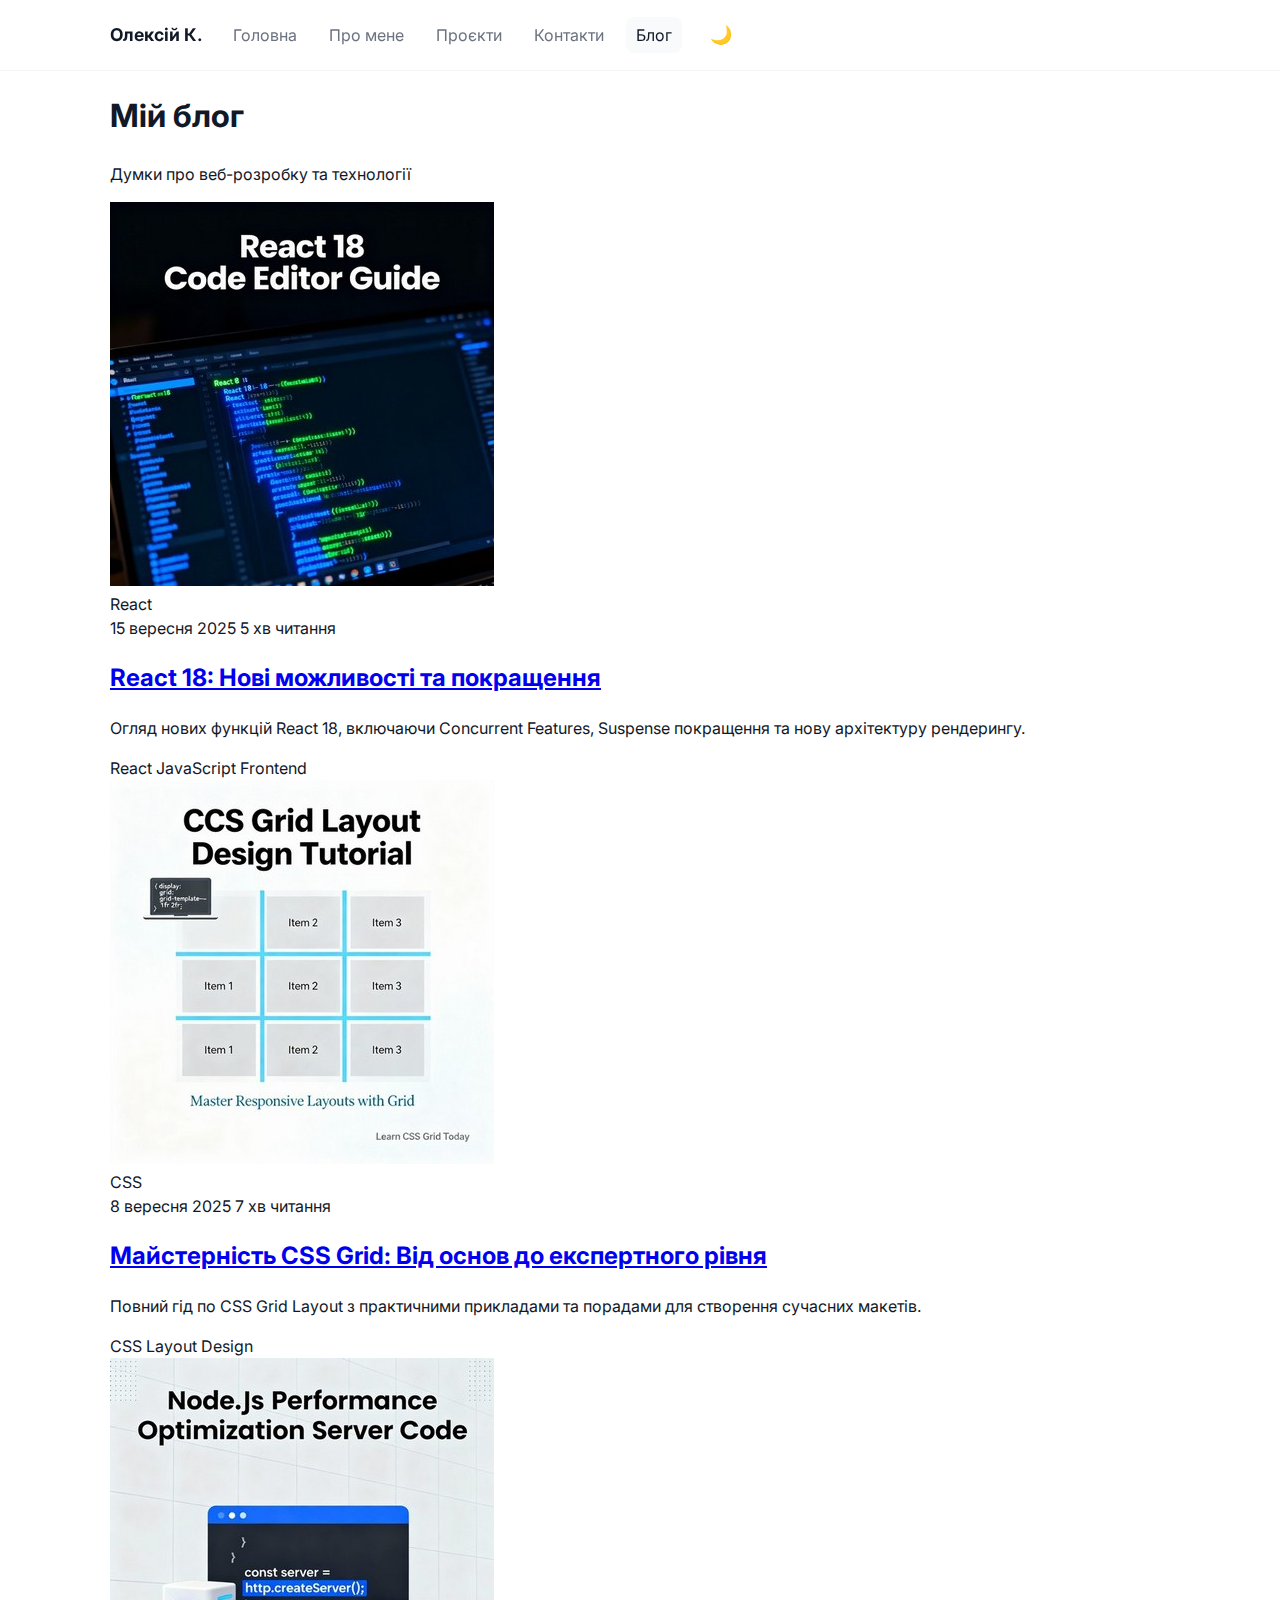
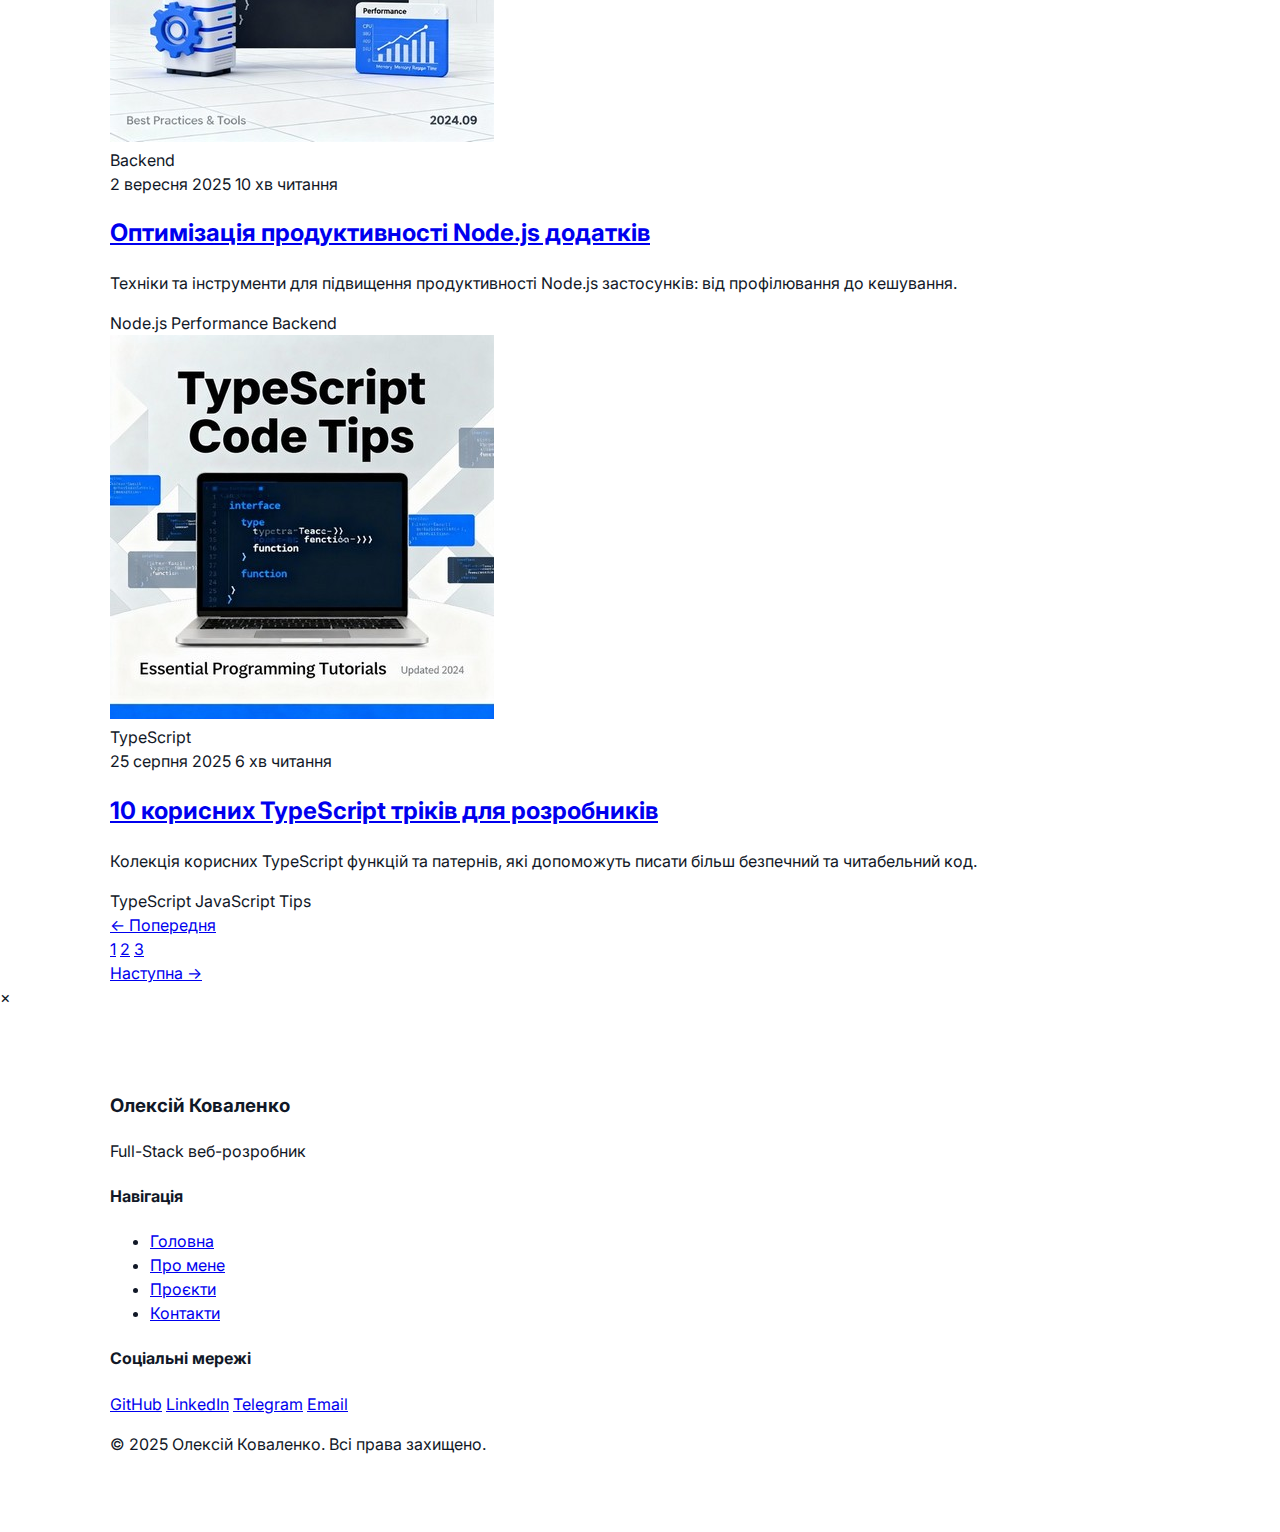
<file: pages/blog.html>
<!DOCTYPE html>
<html lang="uk">
<head>
    <meta charset="UTF-8">
    <meta name="viewport" content="width=device-width, initial-scale=1.0">
    <title>Блог - Олексій Коваленко</title>
    <link rel="preconnect" href="https://fonts.googleapis.com">
    <link rel="preconnect" href="https://fonts.gstatic.com" crossorigin>
    <link href="https://fonts.googleapis.com/css2?family=Inter:wght@300;400;500;600;700&display=swap" rel="stylesheet">
    <link rel="stylesheet" href="../css/style.css">
</head>
<body>
    <!-- Header -->
    <header class="header">
        <div class="container">
            <div class="logo">
                <a href="../index.html">Олексій К.</a>
            </div>
            <nav class="nav">
                <ul>
                    <li><a href="../index.html" class="nav-link">Головна</a></li>
                    <li><a href="about.html" class="nav-link">Про мене</a></li>
                    <li><a href="projects.html" class="nav-link">Проєкти</a></li>
                    <li><a href="contact.html" class="nav-link">Контакти</a></li>
                    <li><a href="blog.html" class="nav-link active">Блог</a></li>
                </ul>
            </nav>
            <button class="theme-toggle" id="themeToggle" aria-label="Змінити тему">
                <span class="theme-icon">🌙</span>
            </button>
            <div class="mobile-menu-btn" id="mobileMenuBtn">
                <span></span>
                <span></span>
                <span></span>
            </div>
        </div>
    </header>

    <!-- Page Header -->
    <section class="page-header">
        <div class="container">
            <h1>Мій блог</h1>
            <p>Думки про веб-розробку та технології</p>
        </div>
    </section>

    <!-- Blog Posts -->
    <section class="blog-section">
        <div class="container">
            <div class="blog-grid">
                <!-- Blog Post 1 -->
                <article class="blog-post">
                    <div class="blog-image">
                        <img src="../img/blog1.jpg" alt="React 18 нові можливості">
                        <div class="blog-category">React</div>
                    </div>
                    <div class="blog-content">
                        <div class="blog-meta">
                            <span class="blog-date">15 вересня 2025</span>
                            <span class="blog-read-time">5 хв читання</span>
                        </div>
                        <h2 class="blog-title">
                            <a href="#" onclick="openBlogPost('react18')">React 18: Нові можливості та покращення</a>
                        </h2>
                        <p class="blog-excerpt">
                            Огляд нових функцій React 18, включаючи Concurrent Features, 
                            Suspense покращення та нову архітектуру рендерингу.
                        </p>
                        <div class="blog-tags">
                            <span class="tag">React</span>
                            <span class="tag">JavaScript</span>
                            <span class="tag">Frontend</span>
                        </div>
                    </div>
                </article>

                <!-- Blog Post 2 -->
                <article class="blog-post">
                    <div class="blog-image">
                        <img src="../img/blog2.jpg" alt="CSS Grid Layout">
                        <div class="blog-category">CSS</div>
                    </div>
                    <div class="blog-content">
                        <div class="blog-meta">
                            <span class="blog-date">8 вересня 2025</span>
                            <span class="blog-read-time">7 хв читання</span>
                        </div>
                        <h2 class="blog-title">
                            <a href="#" onclick="openBlogPost('css-grid')">Майстерність CSS Grid: Від основ до експертного рівня</a>
                        </h2>
                        <p class="blog-excerpt">
                            Повний гід по CSS Grid Layout з практичними прикладами 
                            та порадами для створення сучасних макетів.
                        </p>
                        <div class="blog-tags">
                            <span class="tag">CSS</span>
                            <span class="tag">Layout</span>
                            <span class="tag">Design</span>
                        </div>
                    </div>
                </article>

                <!-- Blog Post 3 -->
                <article class="blog-post">
                    <div class="blog-image">
                        <img src="../img/blog3.jpg" alt="Node.js Performance">
                        <div class="blog-category">Backend</div>
                    </div>
                    <div class="blog-content">
                        <div class="blog-meta">
                            <span class="blog-date">2 вересня 2025</span>
                            <span class="blog-read-time">10 хв читання</span>
                        </div>
                        <h2 class="blog-title">
                            <a href="#" onclick="openBlogPost('nodejs-performance')">Оптимізація продуктивності Node.js додатків</a>
                        </h2>
                        <p class="blog-excerpt">
                            Техніки та інструменти для підвищення продуктивності 
                            Node.js застосунків: від профілювання до кешування.
                        </p>
                        <div class="blog-tags">
                            <span class="tag">Node.js</span>
                            <span class="tag">Performance</span>
                            <span class="tag">Backend</span>
                        </div>
                    </div>
                </article>

                <!-- Blog Post 4 -->
                <article class="blog-post">
                    <div class="blog-image">
                        <img src="../img/blog4.jpg" alt="TypeScript Tips">
                        <div class="blog-category">TypeScript</div>
                    </div>
                    <div class="blog-content">
                        <div class="blog-meta">
                            <span class="blog-date">25 серпня 2025</span>
                            <span class="blog-read-time">6 хв читання</span>
                        </div>
                        <h2 class="blog-title">
                            <a href="#" onclick="openBlogPost('typescript-tips')">10 корисних TypeScript тріків для розробників</a>
                        </h2>
                        <p class="blog-excerpt">
                            Колекція корисних TypeScript функцій та патернів, 
                            які допоможуть писати більш безпечний та читабельний код.
                        </p>
                        <div class="blog-tags">
                            <span class="tag">TypeScript</span>
                            <span class="tag">JavaScript</span>
                            <span class="tag">Tips</span>
                        </div>
                    </div>
                </article>
            </div>

            <!-- Pagination -->
            <div class="pagination">
                <a href="#" class="pagination-btn disabled">&larr; Попередня</a>
                <div class="pagination-numbers">
                    <a href="#" class="pagination-number active">1</a>
                    <a href="#" class="pagination-number">2</a>
                    <a href="#" class="pagination-number">3</a>
                </div>
                <a href="#" class="pagination-btn">Наступна &rarr;</a>
            </div>
        </div>
    </section>

    <!-- Blog Post Modal -->
    <div class="blog-modal" id="blogModal">
        <div class="blog-modal-content">
            <span class="blog-modal-close" onclick="closeBlogPost()">&times;</span>
            <div id="blogModalContent">
                <!-- Content will be loaded here -->
            </div>
        </div>
    </div>

    <!-- Footer -->
    <footer class="footer">
        <div class="container">
            <div class="footer-content">
                <div class="footer-section">
                    <h3>Олексій Коваленко</h3>
                    <p>Full-Stack веб-розробник</p>
                </div>
                <div class="footer-section">
                    <h4>Навігація</h4>
                    <ul>
                        <li><a href="../index.html">Головна</a></li>
                        <li><a href="about.html">Про мене</a></li>
                        <li><a href="projects.html">Проєкти</a></li>
                        <li><a href="contact.html">Контакти</a></li>
                    </ul>
                </div>
                <div class="footer-section">
                    <h4>Соціальні мережі</h4>
                    <div class="social-links">
                        <a href="#" aria-label="GitHub">GitHub</a>
                        <a href="#" aria-label="LinkedIn">LinkedIn</a>
                        <a href="#" aria-label="Telegram">Telegram</a>
                        <a href="#" aria-label="Email">Email</a>
                    </div>
                </div>
            </div>
            <div class="footer-bottom">
                <p>&copy; 2025 Олексій Коваленко. Всі права захищено.</p>
            </div>
        </div>
    </footer>

    <script src="../js/script.js"></script>
</body>
</html>
</file>
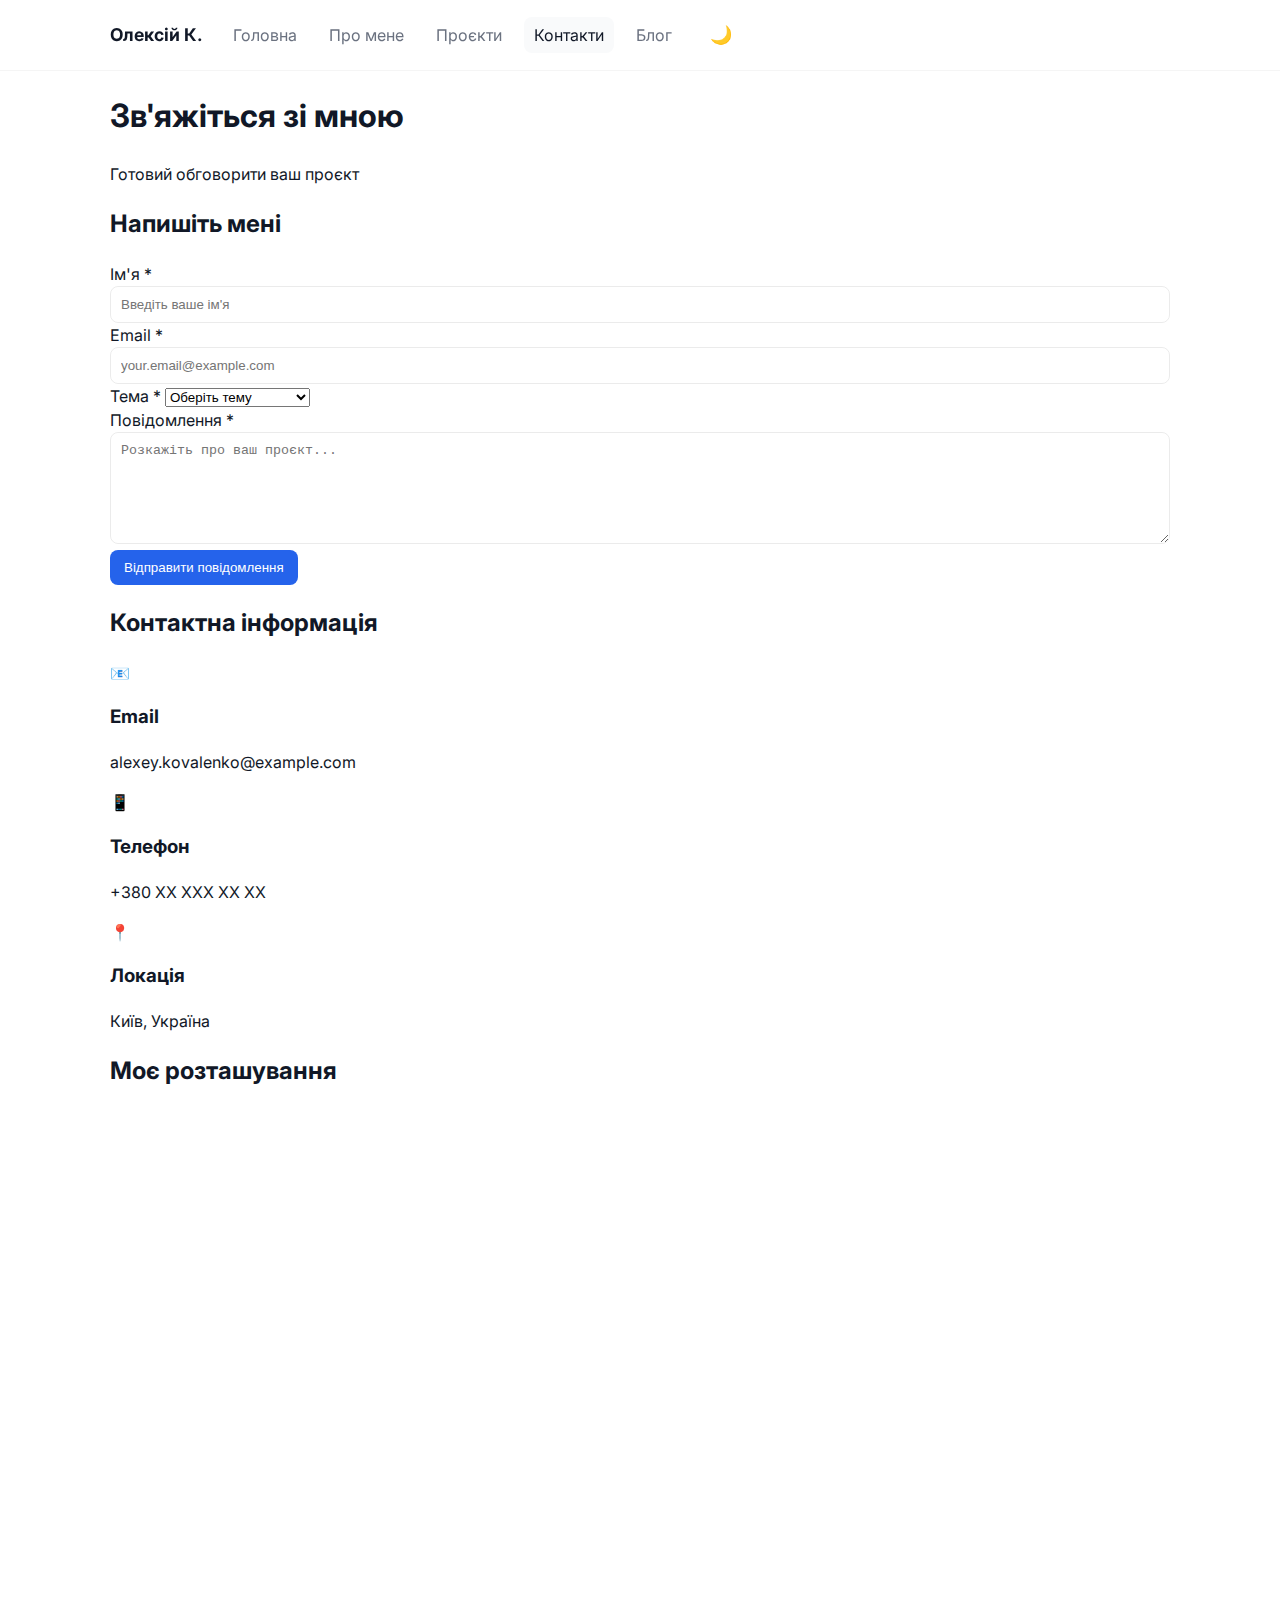
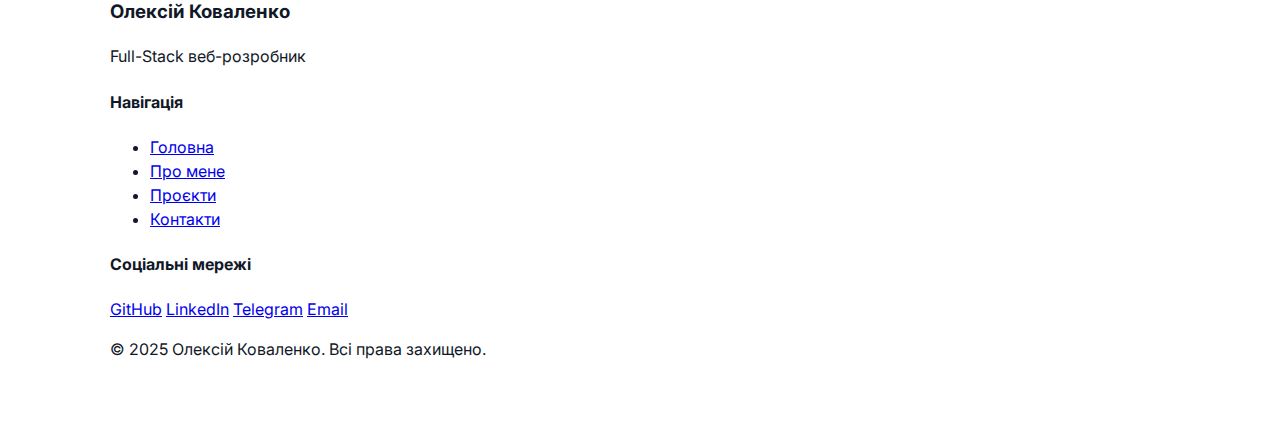
<file: pages/contact.html>
<!DOCTYPE html>
<html lang="uk">
<head>
    <meta charset="UTF-8">
    <meta name="viewport" content="width=device-width, initial-scale=1.0">
    <title>Контакти - Олексій Коваленко</title>
    <link rel="preconnect" href="https://fonts.googleapis.com">
    <link rel="preconnect" href="https://fonts.gstatic.com" crossorigin>
    <link href="https://fonts.googleapis.com/css2?family=Inter:wght@300;400;500;600;700&display=swap" rel="stylesheet">
    <link rel="stylesheet" href="../css/style.css">
</head>
<body>
    <!-- Header -->
    <header class="header">
        <div class="container">
            <div class="logo">
                <a href="../index.html">Олексій К.</a>
            </div>
            <nav class="nav">
                <ul>
                    <li><a href="../index.html" class="nav-link">Головна</a></li>
                    <li><a href="about.html" class="nav-link">Про мене</a></li>
                    <li><a href="projects.html" class="nav-link">Проєкти</a></li>
                    <li><a href="contact.html" class="nav-link active">Контакти</a></li>
                    <li><a href="blog.html" class="nav-link">Блог</a></li>
                </ul>
            </nav>
            <button class="theme-toggle" id="themeToggle" aria-label="Змінити тему">
                <span class="theme-icon">🌙</span>
            </button>
            <div class="mobile-menu-btn" id="mobileMenuBtn">
                <span></span>
                <span></span>
                <span></span>
            </div>
        </div>
    </header>

    <!-- Page Header -->
    <section class="page-header">
        <div class="container">
            <h1>Зв'яжіться зі мною</h1>
            <p>Готовий обговорити ваш проєкт</p>
        </div>
    </section>

    <!-- Contact Section -->
    <section class="contact-section">
        <div class="container">
            <div class="contact-content">
                <!-- Contact Form -->
                <div class="contact-form-container">
                    <h2>Напишіть мені</h2>
                    <form class="contact-form" id="contactForm" novalidate>
                        <div class="form-group">
                            <label for="name">Ім'я *</label>
                            <input type="text" id="name" name="name" required class="form-input" placeholder="Введіть ваше ім'я">
                            <span class="error-message" id="nameError"></span>
                        </div>

                        <div class="form-group">
                            <label for="email">Email *</label>
                            <input type="email" id="email" name="email" required class="form-input" placeholder="your.email@example.com">
                            <span class="error-message" id="emailError"></span>
                        </div>

                        <div class="form-group">
                            <label for="subject">Тема *</label>
                            <select id="subject" name="subject" required class="form-input">
                                <option value="">Оберіть тему</option>
                                <option value="website">Розробка веб-сайту</option>
                                <option value="app">Мобільний додаток</option>
                                <option value="consultation">Консультація</option>
                                <option value="collaboration">Співпраця</option>
                                <option value="other">Інше</option>
                            </select>
                            <span class="error-message" id="subjectError"></span>
                        </div>

                        <div class="form-group">
                            <label for="message">Повідомлення *</label>
                            <textarea id="message" name="message" required class="form-input" rows="6" placeholder="Розкажіть про ваш проєкт..."></textarea>
                            <span class="error-message" id="messageError"></span>
                        </div>

                        <button type="submit" class="btn btn-primary form-submit-btn">Відправити повідомлення</button>
                    </form>
                </div>

                <!-- Contact Info -->
                <div class="contact-info">
                    <h2>Контактна інформація</h2>

                    <div class="contact-item">
                        <div class="contact-icon">📧</div>
                        <div class="contact-details">
                            <h3>Email</h3>
                            <p>alexey.kovalenko@example.com</p>
                        </div>
                    </div>

                    <div class="contact-item">
                        <div class="contact-icon">📱</div>
                        <div class="contact-details">
                            <h3>Телефон</h3>
                            <p>+380 XX XXX XX XX</p>
                        </div>
                    </div>

                    <div class="contact-item">
                        <div class="contact-icon">📍</div>
                        <div class="contact-details">
                            <h3>Локація</h3>
                            <p>Київ, Україна</p>
                        </div>
                    </div>
                </div>
            </div>
        </div>
    </section>

    <!-- Map Section -->
    <section class="map-section">
        <div class="container">
            <h2 class="section-title">Моє розташування</h2>
            <div class="map-container">
                <iframe 
                    src="https://www.google.com/maps/embed?pb=!1m18!1m12!1m3!1d162857.78755932676!2d30.39878892089844!3d50.4019653847229!2m3!1f0!2f0!3f0!3m2!1i1024!2i768!4f13.1!3m3!1m2!1s0x40d4cf4ee15a4505%3A0x764931d2170146fe!2sKyiv%2C%20Ukraine!5e0!3m2!1sen!2s!4v1640000000000!5m2!1sen!2s"
                    width="100%" 
                    height="400" 
                    style="border:0;" 
                    allowfullscreen="" 
                    loading="lazy" 
                    title="Карта розташування Київ, Україна">
                </iframe>
            </div>
        </div>
    </section>

    <!-- Footer -->
    <footer class="footer">
        <div class="container">
            <div class="footer-content">
                <div class="footer-section">
                    <h3>Олексій Коваленко</h3>
                    <p>Full-Stack веб-розробник</p>
                </div>
                <div class="footer-section">
                    <h4>Навігація</h4>
                    <ul>
                        <li><a href="../index.html">Головна</a></li>
                        <li><a href="about.html">Про мене</a></li>
                        <li><a href="projects.html">Проєкти</a></li>
                        <li><a href="contact.html">Контакти</a></li>
                    </ul>
                </div>
                <div class="footer-section">
                    <h4>Соціальні мережі</h4>
                    <div class="social-links">
                        <a href="#" aria-label="GitHub">GitHub</a>
                        <a href="#" aria-label="LinkedIn">LinkedIn</a>
                        <a href="#" aria-label="Telegram">Telegram</a>
                        <a href="#" aria-label="Email">Email</a>
                    </div>
                </div>
            </div>
            <div class="footer-bottom">
                <p>&copy; 2025 Олексій Коваленко. Всі права захищено.</p>
            </div>
        </div>
    </footer>

    <script src="../js/script.js"></script>
</body>
</html>
</file>
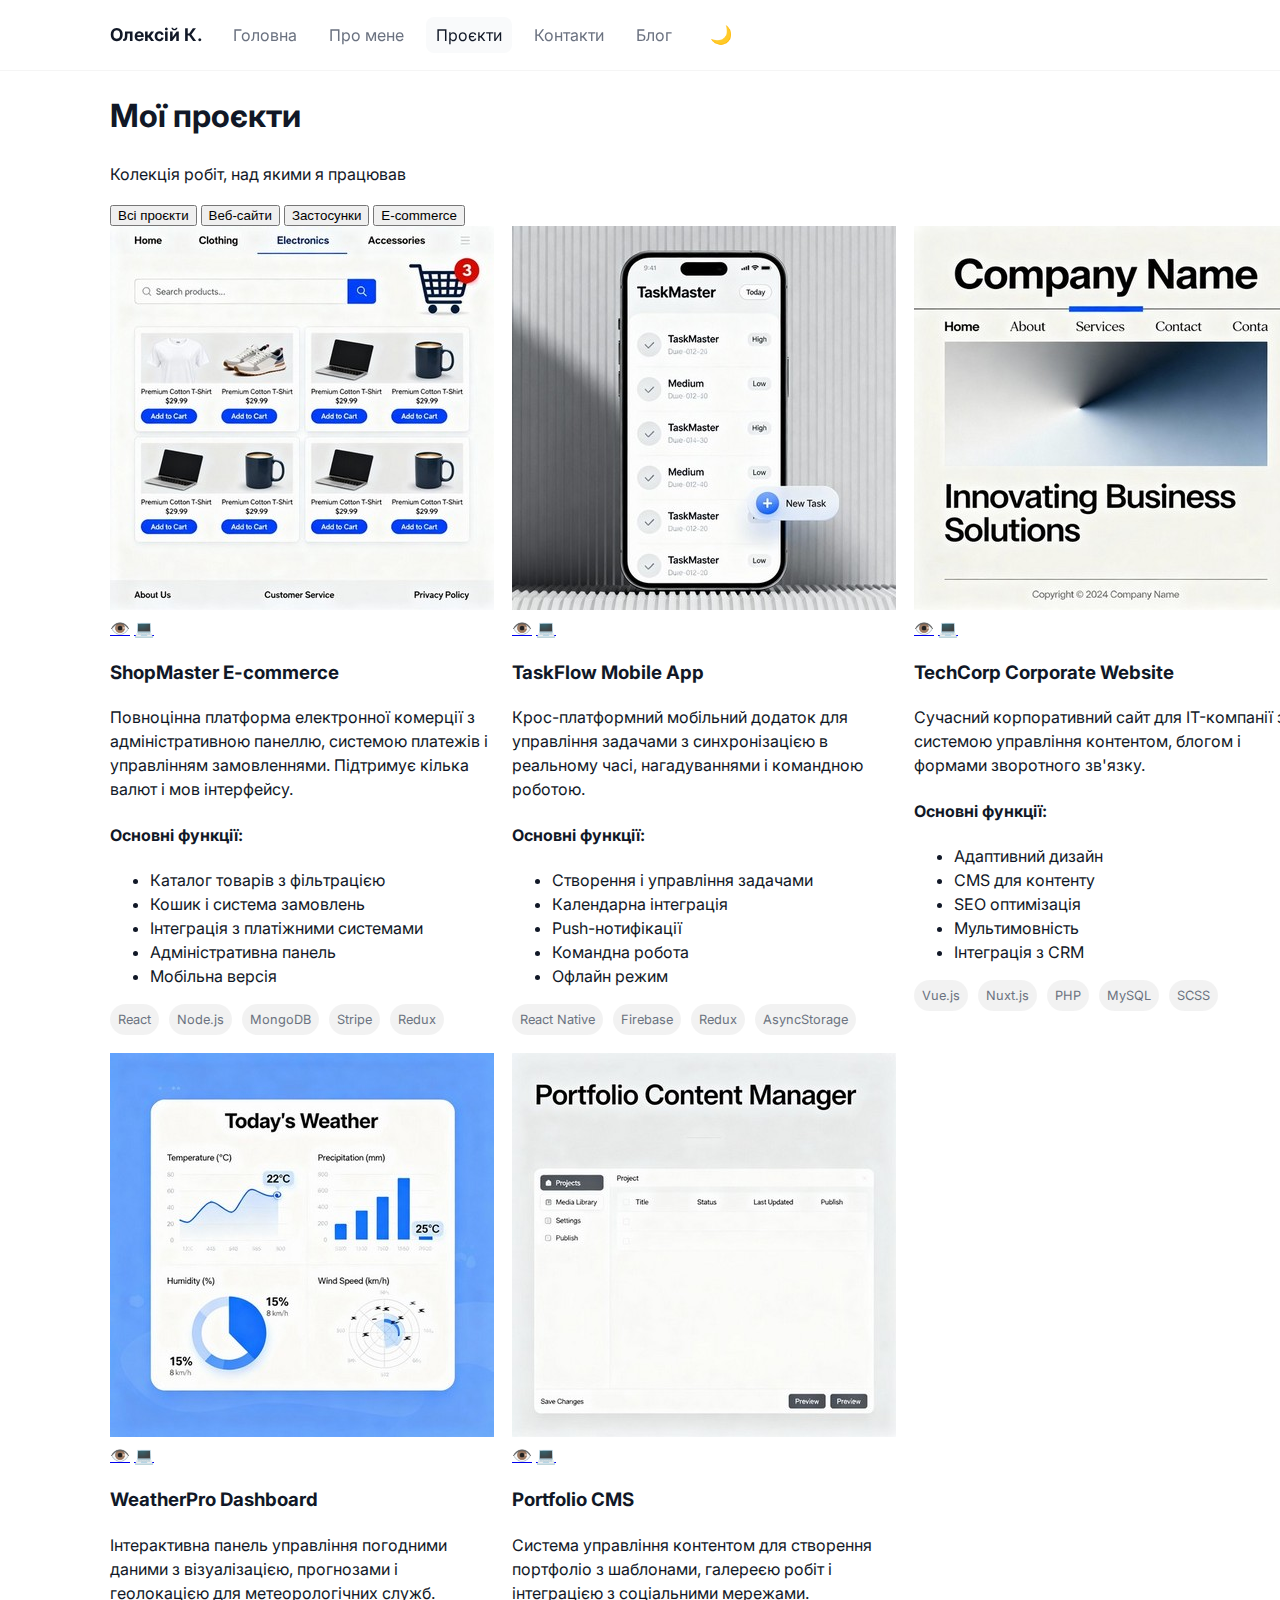
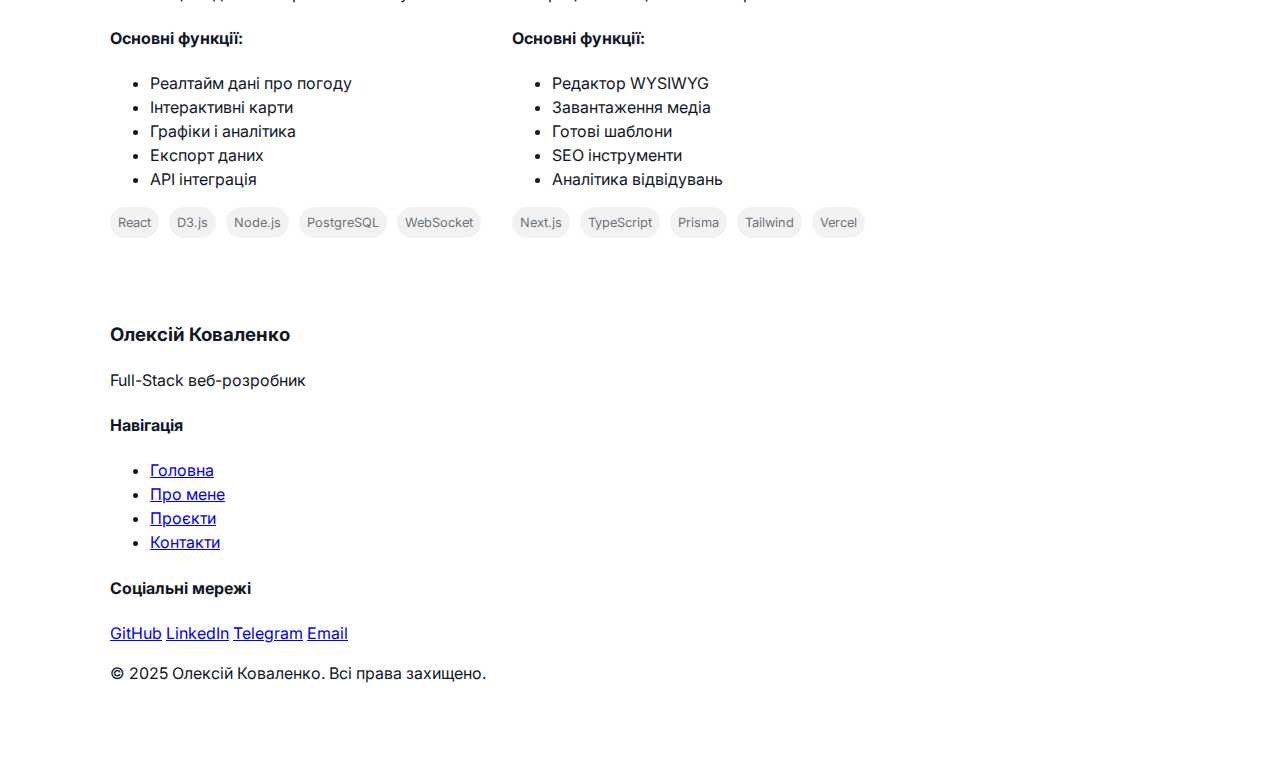
<file: pages/projects.html>
<!DOCTYPE html>
<html lang="uk">
<head>
    <meta charset="UTF-8">
    <meta name="viewport" content="width=device-width, initial-scale=1.0">
    <title>Проєкти - Олексій Коваленко</title>
    <link rel="preconnect" href="https://fonts.googleapis.com">
    <link rel="preconnect" href="https://fonts.gstatic.com" crossorigin>
    <link href="https://fonts.googleapis.com/css2?family=Inter:wght@300;400;500;600;700&display=swap" rel="stylesheet">
    <link rel="stylesheet" href="../css/style.css">
</head>
<body>
    <!-- Header -->
    <header class="header">
        <div class="container">
            <div class="logo">
                <a href="../index.html">Олексій К.</a>
            </div>
            <nav class="nav">
                <ul>
                    <li><a href="../index.html" class="nav-link">Головна</a></li>
                    <li><a href="about.html" class="nav-link">Про мене</a></li>
                    <li><a href="projects.html" class="nav-link active">Проєкти</a></li>
                    <li><a href="contact.html" class="nav-link">Контакти</a></li>
                    <li><a href="blog.html" class="nav-link">Блог</a></li>
                </ul>
            </nav>
            <button class="theme-toggle" id="themeToggle" aria-label="Змінити тему">
                <span class="theme-icon">🌙</span>
            </button>
            <div class="mobile-menu-btn" id="mobileMenuBtn">
                <span></span>
                <span></span>
                <span></span>
            </div>
        </div>
    </header>

    <!-- Page Header -->
    <section class="page-header">
        <div class="container">
            <h1>Мої проєкти</h1>
            <p>Колекція робіт, над якими я працював</p>
        </div>
    </section>

    <!-- Projects Filter -->
    <section class="projects-filter">
        <div class="container">
            <div class="filter-buttons">
                <button class="filter-btn active" data-filter="all">Всі проєкти</button>
                <button class="filter-btn" data-filter="web">Веб-сайти</button>
                <button class="filter-btn" data-filter="app">Застосунки</button>
                <button class="filter-btn" data-filter="ecommerce">E-commerce</button>
            </div>
        </div>
    </section>

    <!-- Projects Grid -->
    <section class="projects-section">
        <div class="container">
            <div class="projects-grid" id="projectsGrid">
                <!-- Project 1 -->
                <div class="project-card-detailed" data-category="ecommerce">
                    <div class="project-image-container">
                        <img src="../img/project1.jpg" alt="ShopMaster E-commerce" class="project-image">
                        <div class="project-overlay">
                            <div class="project-links">
                                <a href="#" class="project-link" aria-label="Подивитися проєкт">👁️</a>
                                <a href="#" class="project-link" aria-label="Код на GitHub">💻</a>
                            </div>
                        </div>
                    </div>
                    <div class="project-content">
                        <h3 class="project-title">ShopMaster E-commerce</h3>
                        <p class="project-description">
                            Повноцінна платформа електронної комерції з адміністративною панеллю, 
                            системою платежів і управлінням замовленнями. Підтримує кілька валют 
                            і мов інтерфейсу.
                        </p>
                        <div class="project-features">
                            <h4>Основні функції:</h4>
                            <ul>
                                <li>Каталог товарів з фільтрацією</li>
                                <li>Кошик і система замовлень</li>
                                <li>Інтеграція з платіжними системами</li>
                                <li>Адміністративна панель</li>
                                <li>Мобільна версія</li>
                            </ul>
                        </div>
                        <div class="project-tech-stack">
                            <span class="tech-tag">React</span>
                            <span class="tech-tag">Node.js</span>
                            <span class="tech-tag">MongoDB</span>
                            <span class="tech-tag">Stripe</span>
                            <span class="tech-tag">Redux</span>
                        </div>
                    </div>
                </div>

                <!-- Project 2 -->
                <div class="project-card-detailed" data-category="app">
                    <div class="project-image-container">
                        <img src="../img/project2.jpg" alt="TaskFlow Mobile App" class="project-image">
                        <div class="project-overlay">
                            <div class="project-links">
                                <a href="#" class="project-link" aria-label="Подивитися проєкт">👁️</a>
                                <a href="#" class="project-link" aria-label="Код на GitHub">💻</a>
                            </div>
                        </div>
                    </div>
                    <div class="project-content">
                        <h3 class="project-title">TaskFlow Mobile App</h3>
                        <p class="project-description">
                            Крос-платформний мобільний додаток для управління задачами з 
                            синхронізацією в реальному часі, нагадуваннями і командною роботою.
                        </p>
                        <div class="project-features">
                            <h4>Основні функції:</h4>
                            <ul>
                                <li>Створення і управління задачами</li>
                                <li>Календарна інтеграція</li>
                                <li>Push-нотифікації</li>
                                <li>Командна робота</li>
                                <li>Офлайн режим</li>
                            </ul>
                        </div>
                        <div class="project-tech-stack">
                            <span class="tech-tag">React Native</span>
                            <span class="tech-tag">Firebase</span>
                            <span class="tech-tag">Redux</span>
                            <span class="tech-tag">AsyncStorage</span>
                        </div>
                    </div>
                </div>

                <!-- Project 3 -->
                <div class="project-card-detailed" data-category="web">
                    <div class="project-image-container">
                        <img src="../img/project3.jpg" alt="TechCorp Corporate Website" class="project-image">
                        <div class="project-overlay">
                            <div class="project-links">
                                <a href="#" class="project-link" aria-label="Подивитися проєкт">👁️</a>
                                <a href="#" class="project-link" aria-label="Код на GitHub">💻</a>
                            </div>
                        </div>
                    </div>
                    <div class="project-content">
                        <h3 class="project-title">TechCorp Corporate Website</h3>
                        <p class="project-description">
                            Сучасний корпоративний сайт для IT-компанії з системою управління 
                            контентом, блогом і формами зворотного зв'язку.
                        </p>
                        <div class="project-features">
                            <h4>Основні функції:</h4>
                            <ul>
                                <li>Адаптивний дизайн</li>
                                <li>CMS для контенту</li>
                                <li>SEO оптимізація</li>
                                <li>Мультимовність</li>
                                <li>Інтеграція з CRM</li>
                            </ul>
                        </div>
                        <div class="project-tech-stack">
                            <span class="tech-tag">Vue.js</span>
                            <span class="tech-tag">Nuxt.js</span>
                            <span class="tech-tag">PHP</span>
                            <span class="tech-tag">MySQL</span>
                            <span class="tech-tag">SCSS</span>
                        </div>
                    </div>
                </div>

                <!-- Project 4 -->
                <div class="project-card-detailed" data-category="app">
                    <div class="project-image-container">
                        <img src="../img/project4.jpg" alt="WeatherPro Dashboard" class="project-image">
                        <div class="project-overlay">
                            <div class="project-links">
                                <a href="#" class="project-link" aria-label="Подивитися проєкт">👁️</a>
                                <a href="#" class="project-link" aria-label="Код на GitHub">💻</a>
                            </div>
                        </div>
                    </div>
                    <div class="project-content">
                        <h3 class="project-title">WeatherPro Dashboard</h3>
                        <p class="project-description">
                            Інтерактивна панель управління погодними даними з візуалізацією, 
                            прогнозами і геолокацією для метеорологічних служб.
                        </p>
                        <div class="project-features">
                            <h4>Основні функції:</h4>
                            <ul>
                                <li>Реалтайм дані про погоду</li>
                                <li>Інтерактивні карти</li>
                                <li>Графіки і аналітика</li>
                                <li>Експорт даних</li>
                                <li>API інтеграція</li>
                            </ul>
                        </div>
                        <div class="project-tech-stack">
                            <span class="tech-tag">React</span>
                            <span class="tech-tag">D3.js</span>
                            <span class="tech-tag">Node.js</span>
                            <span class="tech-tag">PostgreSQL</span>
                            <span class="tech-tag">WebSocket</span>
                        </div>
                    </div>
                </div>

                <!-- Project 5 -->
                <div class="project-card-detailed" data-category="web">
                    <div class="project-image-container">
                        <img src="../img/project5.jpg" alt="Portfolio CMS" class="project-image">
                        <div class="project-overlay">
                            <div class="project-links">
                                <a href="#" class="project-link" aria-label="Подивитися проєкт">👁️</a>
                                <a href="#" class="project-link" aria-label="Код на GitHub">💻</a>
                            </div>
                        </div>
                    </div>
                    <div class="project-content">
                        <h3 class="project-title">Portfolio CMS</h3>
                        <p class="project-description">
                            Система управління контентом для створення портфоліо з шаблонами, 
                            галереєю робіт і інтеграцією з соціальними мережами.
                        </p>
                        <div class="project-features">
                            <h4>Основні функції:</h4>
                            <ul>
                                <li>Редактор WYSIWYG</li>
                                <li>Завантаження медіа</li>
                                <li>Готові шаблони</li>
                                <li>SEO інструменти</li>
                                <li>Аналітика відвідувань</li>
                            </ul>
                        </div>
                        <div class="project-tech-stack">
                            <span class="tech-tag">Next.js</span>
                            <span class="tech-tag">TypeScript</span>
                            <span class="tech-tag">Prisma</span>
                            <span class="tech-tag">Tailwind</span>
                            <span class="tech-tag">Vercel</span>
                        </div>
                    </div>
                </div>
            </div>
        </div>
    </section>

    <!-- Footer -->
    <footer class="footer">
        <div class="container">
            <div class="footer-content">
                <div class="footer-section">
                    <h3>Олексій Коваленко</h3>
                    <p>Full-Stack веб-розробник</p>
                </div>
                <div class="footer-section">
                    <h4>Навігація</h4>
                    <ul>
                        <li><a href="../index.html">Головна</a></li>
                        <li><a href="about.html">Про мене</a></li>
                        <li><a href="projects.html">Проєкти</a></li>
                        <li><a href="contact.html">Контакти</a></li>
                    </ul>
                </div>
                <div class="footer-section">
                    <h4>Соціальні мережі</h4>
                    <div class="social-links">
                        <a href="#" aria-label="GitHub">GitHub</a>
                        <a href="#" aria-label="LinkedIn">LinkedIn</a>
                        <a href="#" aria-label="Telegram">Telegram</a>
                        <a href="#" aria-label="Email">Email</a>
                    </div>
                </div>
            </div>
            <div class="footer-bottom">
                <p>&copy; 2025 Олексій Коваленко. Всі права захищено.</p>
            </div>
        </div>
    </footer>

    <script src="../js/script.js"></script>
</body>
</html>
</file>
<file: css/style.css>
/* Reset & base */
:root{
    --bg:#ffffff;
    --text:#111827;
    --muted:#6b7280;
    --primary:#2563eb;
    --card:#f9fafb;
    --accent: #10b981;
}
[data-theme="dark"]{
    --bg:#0b1220;
    --text:#e6eef8;
    --muted:#9aa6b2;
    --primary:#3b82f6;
    --card:#071024;
    --accent:#34d399;
}
*{box-sizing:border-box}
html,body{height:100%}
body{
    margin:0;
    font-family: 'Inter', system-ui, -apple-system, "Segoe UI", Roboto, "Helvetica Neue", Arial;
    background:var(--bg);
    color:var(--text);
    -webkit-font-smoothing:antialiased;
    -moz-osx-font-smoothing:grayscale;
    line-height:1.5;
}

/* container */
.container{max-width:1100px;margin:0 auto;padding:0 20px;}

/* Header */
.header{background:transparent;position:sticky;top:0;z-index:50;border-bottom:1px solid rgba(0,0,0,0.04);}
[data-theme="dark"] .header{border-bottom-color: rgba(255,255,255,0.04);}
.header .container{display:flex;align-items:center;gap:20px;padding:16px 20px;}
.logo a{font-weight:700;text-decoration:none;color:var(--text);font-size:1.1rem;}
.nav ul{list-style:none;margin:0;padding:0;display:flex;gap:12px;align-items:center;}
.nav-link{color:var(--muted);text-decoration:none;padding:8px 10px;border-radius:8px;}
.nav-link:hover,.nav-link.active{color:var(--text);background:var(--card);}

/* theme toggle & mobile */
.theme-toggle{background:transparent;border:0;font-size:18px;cursor:pointer;padding:8px;border-radius:8px;}
.mobile-menu-btn{display:none;flex-direction:column;gap:4px;cursor:pointer;padding:8px;}
.mobile-menu-btn span{display:block;width:22px;height:2px;background:var(--text);border-radius:2px}

/* Hero */
.hero{padding:40px 0 20px;}
.hero-content{display:grid;grid-template-columns:1fr 320px;gap:28px;align-items:center;}
.hero-text h1{margin:0 0 8px;font-size:2rem;}
.hero-text p{margin:0 0 12px;color:var(--muted);}
.hero-avatar img{width:100%;max-width:320px;border-radius:12px;display:block;border:4px solid var(--card)}

/* About section */
.section{padding:36px 0;}
.card{background:var(--card);padding:18px;border-radius:12px;box-shadow:0 6px 18px rgba(2,6,23,0.06);}

/* Grid for projects */
.projects-grid{display:grid;grid-template-columns:repeat(3,1fr);gap:18px;}
.project{display:flex;flex-direction:column;gap:10px;}
.project img{width:100%;height:160px;object-fit:cover;border-radius:8px;}
.tech-tag{display:inline-block;padding:6px 8px;border-radius:999px;font-size:0.8rem;background:rgba(0,0,0,0.05);margin-right:6px;color:var(--muted);}

/* Contact form */
.contact-grid{display:grid;grid-template-columns:1fr 320px;gap:20px;}
form input, form textarea{width:100%;padding:10px;border-radius:8px;border:1px solid rgba(0,0,0,0.08);background:transparent;color:var(--text);resize:vertical}
[data-theme="dark"] form input, [data-theme="dark"] form textarea{border-color: rgba(255,255,255,0.06)}
.form-row{display:flex;gap:12px;}
.btn{display:inline-block;padding:10px 14px;border-radius:8px;border:0;background:var(--primary);color:#fff;cursor:pointer}

/* Footer */
.footer{padding:24px 0 60px;margin-top:40px;}
.footer .social a{margin-right:10px;text-decoration:none;color:var(--muted)}

/* Responsive */
@media (max-width:900px){
    .hero-content{grid-template-columns:1fr;}
    .projects-grid{grid-template-columns:repeat(2,1fr);}
    .contact-grid{grid-template-columns:1fr;}
}
@media (max-width:600px){
    .projects-grid{grid-template-columns:1fr;}
    .nav{display:none}
    .mobile-menu-btn{display:flex;margin-left:auto}
    .header.expanded .nav{display:block;position:absolute;left:0;right:0;top:64px;background:var(--bg);padding:12px;border-bottom:1px solid rgba(0,0,0,0.05)}
}

/* small helpers */
.muted{color:var(--muted)}
.center{text-align:center}
</file>
